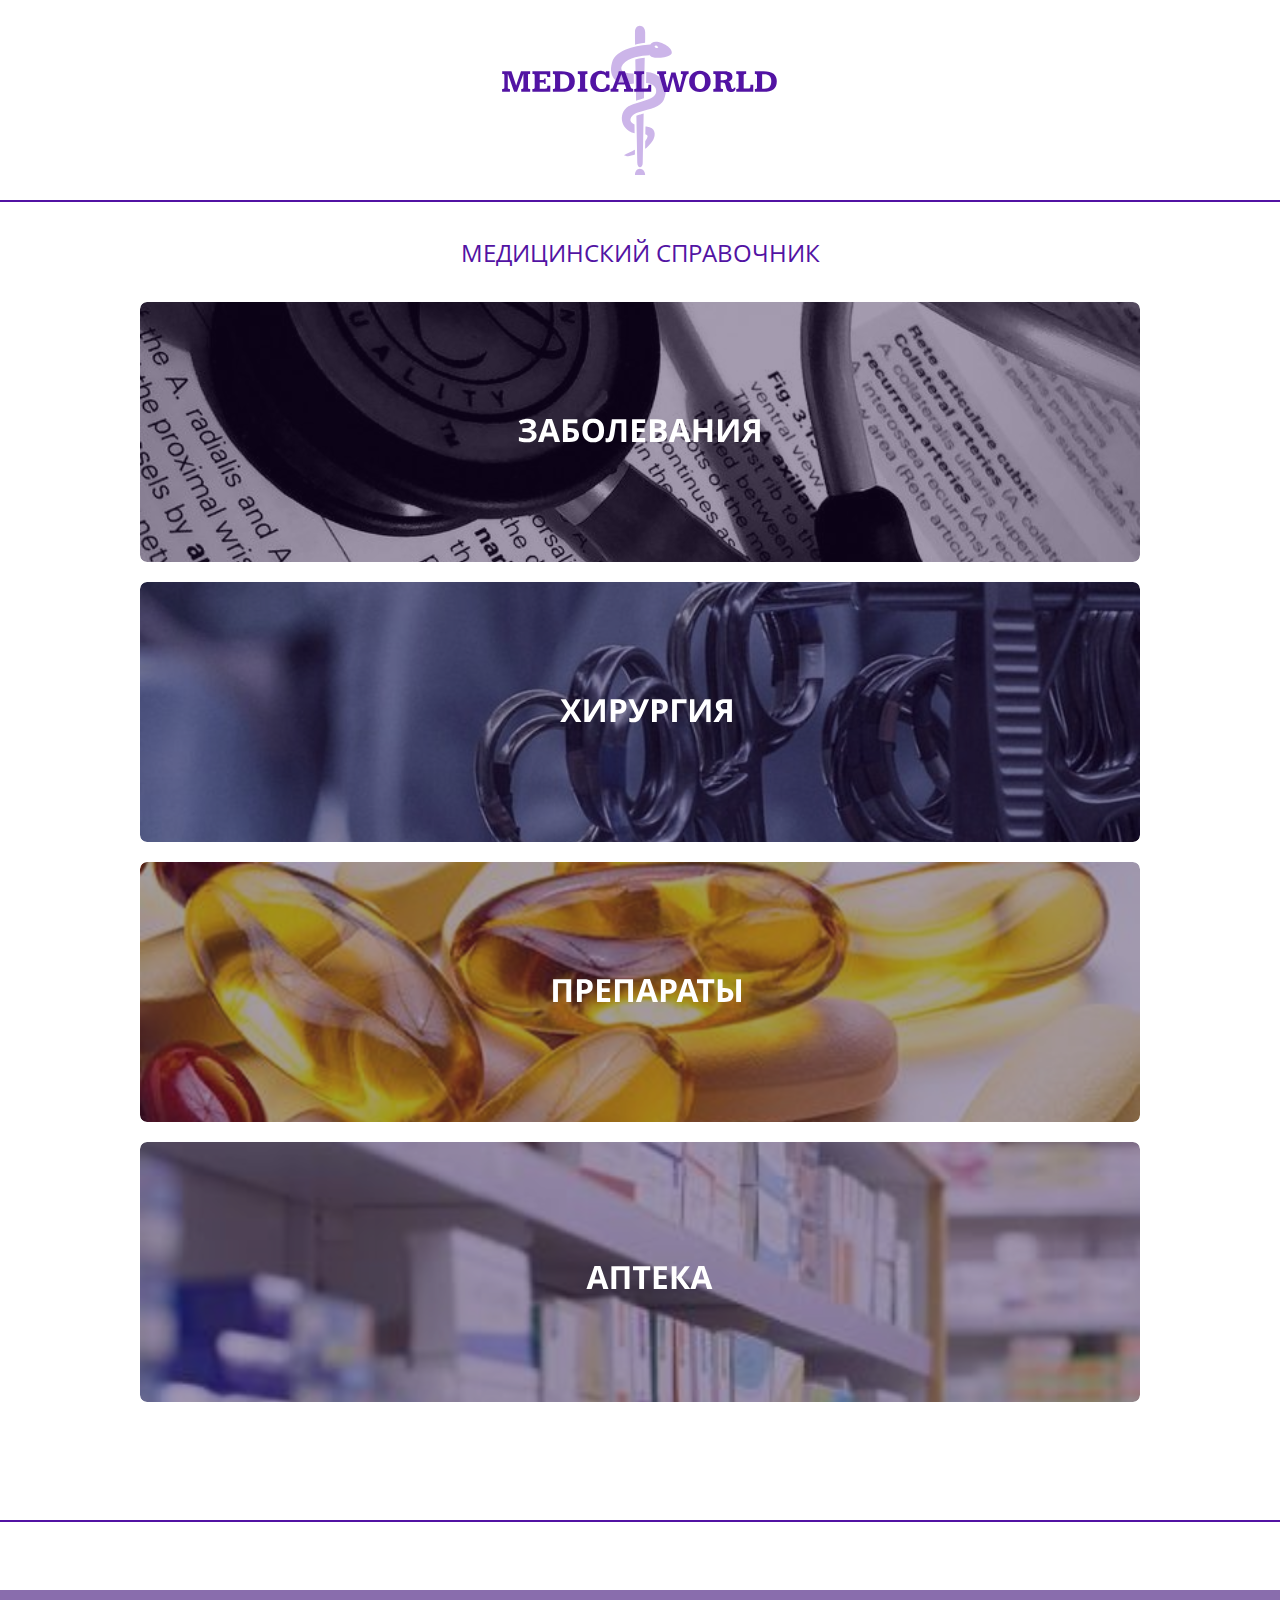
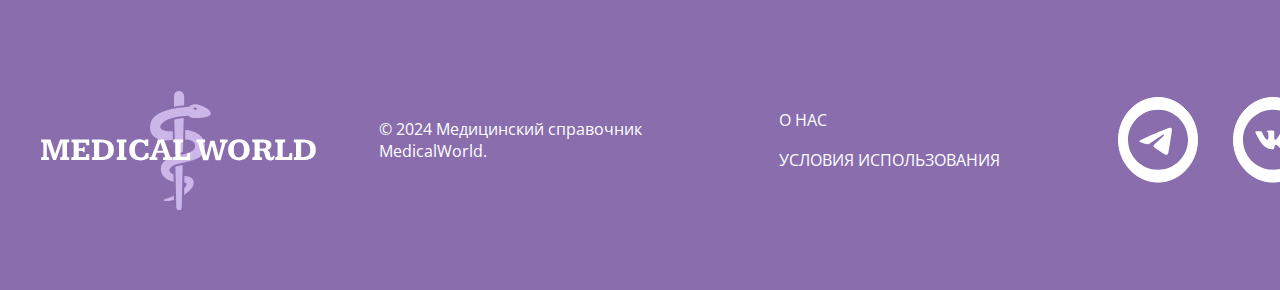
<file: index.html>
<!DOCTYPE html>
<html lang="ru">
<head>
    <meta charset="UTF-8">
    <meta name="viewport" content="width=device-width, initial-scale=1.0">
    <title>MedicalWorld</title>
    <link rel="shortcut icon" href="/img/logomini.svg" />
    <link rel="stylesheet" href="/style.css">
    <meta name="viewport" content="width=device-width">
    <link rel="preconnect" href="https://fonts.googleapis.com">
    <link rel="preconnect" href="https://fonts.gstatic.com" crossorigin>
    <link href="https://fonts.googleapis.com/css2?family=Open+Sans:ital,wght@0,300..800;1,300..800&display=swap" rel="stylesheet">
</head>
<body>

    <div class="wrapper">
        <header class="header">
            <div class="container">
                <div class="header-logo">
                    <a class="header-logo__img-link" href="/index.html">
                        <div class="header-logo__img">

                        </div>
                    </a>
                </div>
            </div>
        </header>

        <div class="wrapper__line">
            <hr size="4" color="#5213A3">
        </div>

        <div class="main">
            <div class="container">
                <div class="main-title">
                    <div class="main-title__title">
                        <p class="kameron">МЕДИЦИНСКИЙ СПРАВОЧНИК</p>
                    </div>
                </div>

                <div class="main-section">
                    
                    <div class="main-section-container">
                        

                        <a class="main-section__main-section-block" href="/diseases.html">
                            <div class="main-section__main-section1-img">

                            </div>
                        </a>
    
                        <div class="block1">
                        </div>
    
                        <a class="main-section__main-section-block" href="/surgery.html">
                            <div class="main-section__main-section2-img">

                            </div>
                        </a>
    
                        <div class="block1">
                        </div>
    
                        <a class="main-section__main-section-block" href="/drugs.html">
                            <div class="main-section__main-section3-img">

                            </div>
                        </a>

                        <div class="block1">
                        </div>

                        <a class="main-section__main-section-block" href="/apteka.html">
                            <div class="main-section__main-section4-img">

                            </div>
                        </a>
                    </div>

                </div>
                
            </div>
        </div>

        <div class="block">

        </div>

        <div class="wrapper__line">
            <hr size="4" color="#5213A3">
        </div>

        <div class="block">

        </div>

        <footer class="footer">
            <div class="container">
                <div class="footer-content">


                    <div class="footer-content__info1">
                        <a href="footer-content__info1-link">
                            <div class="footer-content__info-logo">
                            
                            </div>
                        </a>
                    </div>
                    

                        <div class="footer-content__info">
                            <div class="footer-content__info-title">
                                <div class="footer-content__info-title1">
                                    <div class="footer-content__info-title1-block">
                                        <a href="" class="link-info">
                                            <p class="kameronwf">© 2024 Медицинский справочник MedicalWorld. </p>
                                        </a>
                                    </div>
                                </div>
                                
                            </div>
                        </div>

                        <div class="footer-content__info">
                            <div class="footer-content__info-title">
                                <div class="footer-content__info-title1">
                                    <div class="footer-content__info-title1-block">
                                        <a href="" class="link-info">
                                            <p class="kameronwf">О НАС</p>
                                        </a>
                                    </div>
                                </div>
                                <div class="footer-content__info-title1">
                                    <div class="footer-content__info-title1-block">
                                        <a href="" class="link-info">
                                            <p class="kameronwf">УСЛОВИЯ ИСПОЛЬЗОВАНИЯ</p>
                                        </a>
                                    </div>
                                </div>
                            </div>
                        </div>
                        
                        <div class="footer-content__info">
                            <div class="footer-content__info-link">
                                <div class="footer-content__info-links">
                                    <div class="footer-content__info-links-mini">
                                        <a href="footer-content__info-link">
                                            <div class="footer-content__info-link1">
                                        
                                            </div>
                                        </a>
                                        <a href="footer-content__info-link">
                                            <div class="footer-content__info-link2">
                                            
                                            </div>
                                        </a>
                                    </div>
                                </div>
                            </div>
                        </div>

                        

                </div>
            </div>
        </footer>
    </div>
    
</body>
</html>
</file>
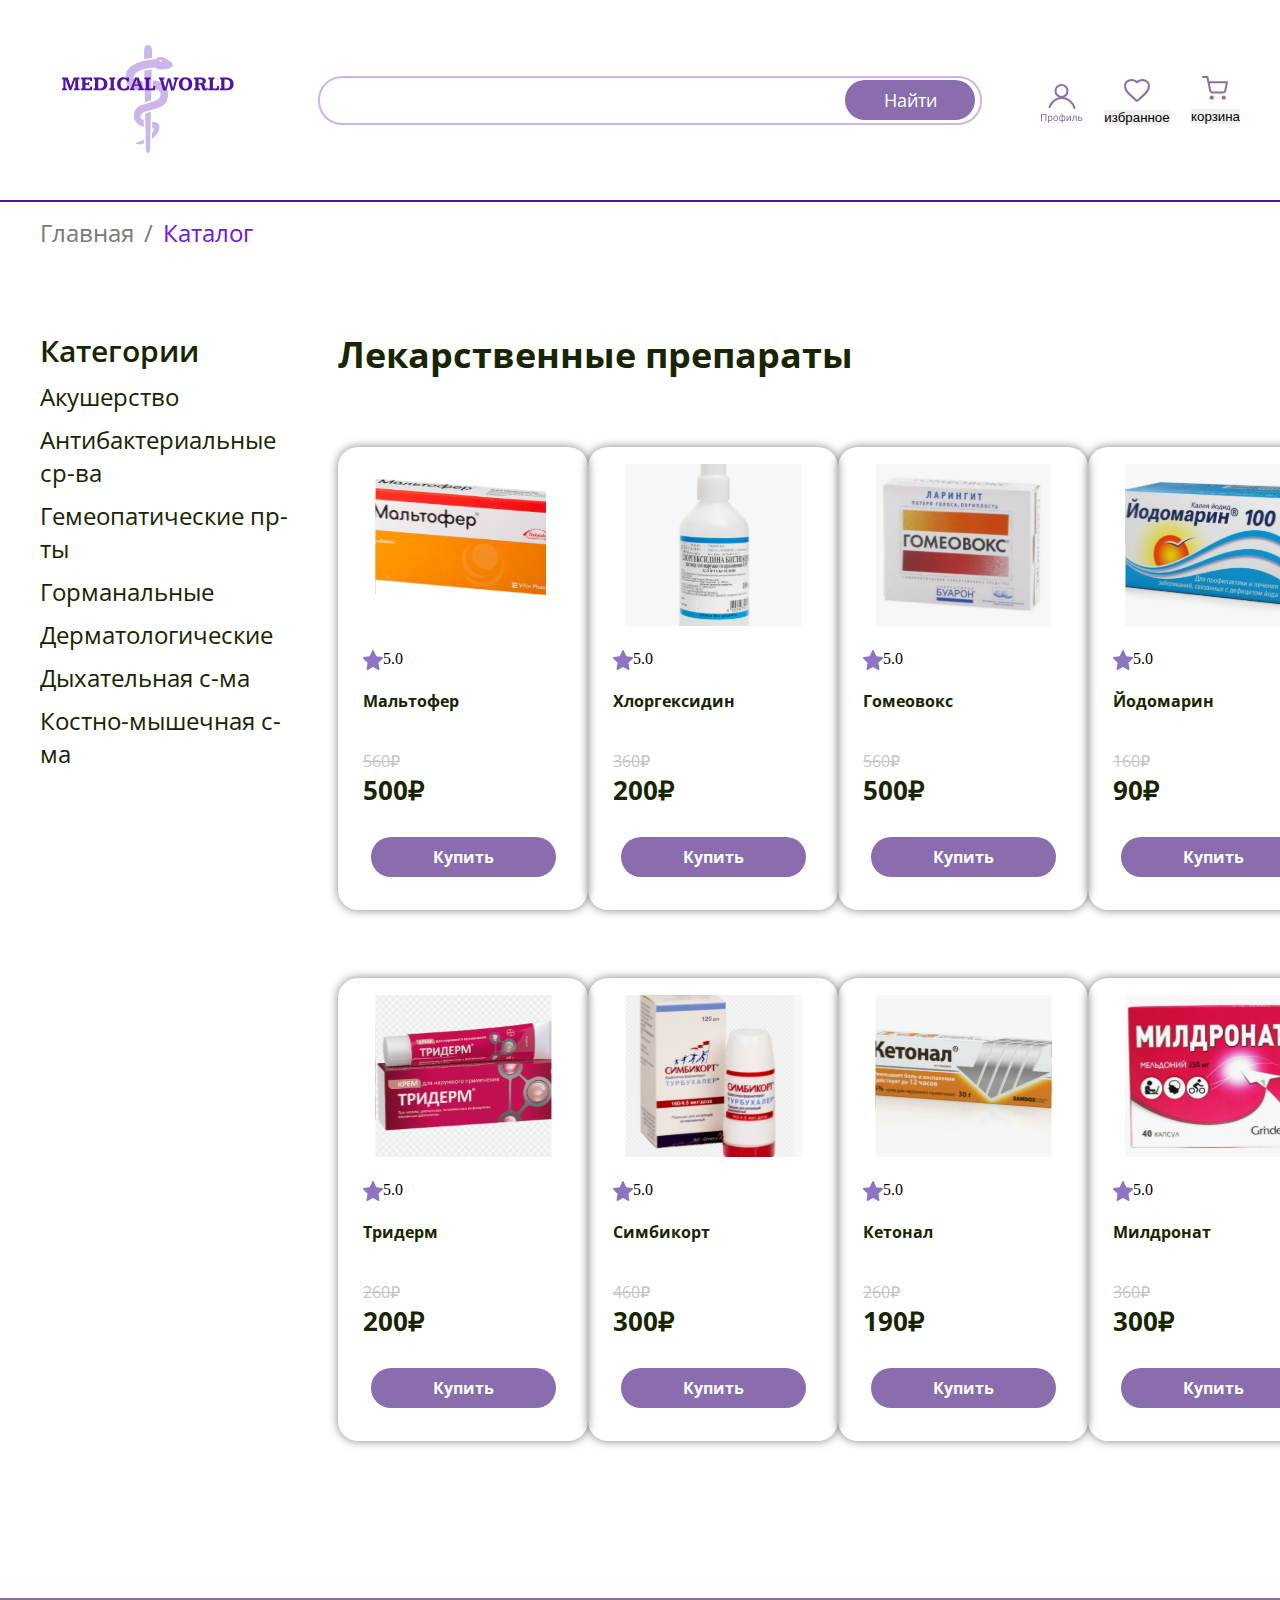
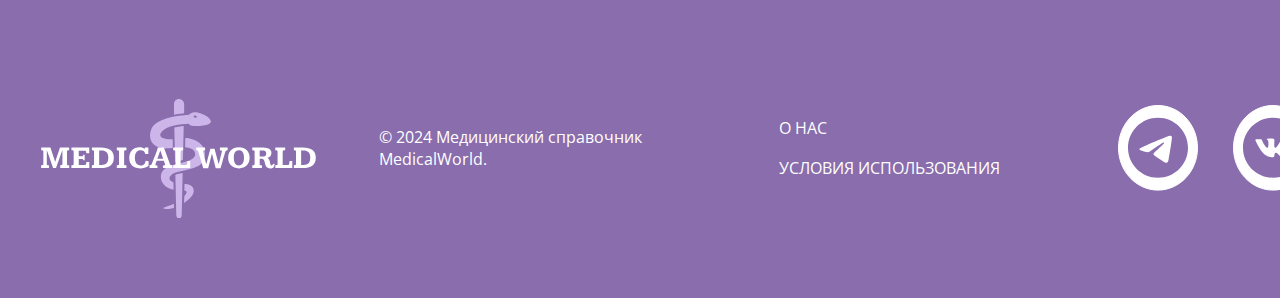
<file: apteka.html>
<!DOCTYPE html>
<html lang="ru">
<head>
    <meta charset="UTF-8">
    <meta name="viewport" content="width=device-width, initial-scale=1.0">
    <title>MedicalWorld</title>
    <link rel="shortcut icon" href="/img/logomini.svg" />
    <link rel="stylesheet" href="/style.css">
    <meta name="viewport" content="width=device-width">
    <link rel="preconnect" href="https://fonts.googleapis.com">
    <link rel="preconnect" href="https://fonts.gstatic.com" crossorigin>
    <link href="https://fonts.googleapis.com/css2?family=Open+Sans:ital,wght@0,300..800;1,300..800&display=swap" rel="stylesheet">
</head>
<body>

    <div class="wrapper">
        <header class="header">
            <div class="container">

                <div class="header-apteka">
                    <div class="header-apteka-logo">
                        <a href="/index.html"><img src="/img/logo-apteka.svg" alt=""></a>
                    </div>
                    <div class="header-apteka-search">
                        <div class="header-apteka-search-form">
                            <input type="text" class="header-apteka-search-form-input">
                            <button class="header-apteka-search-form-button">Найти</button>
                        </div>
                    </div>
                    <div class="header-apteka-info">
                        <div class="header-apteka-info1">
                            <a href="" class="header-apteka-info1-link">
                                <img src="/img/account-apteka.svg" alt="">
                            </a>
    
                        </div>
                        <div class="header-apteka-info1">
                            <a href="/favorites.html" class="header-apteka-info1-link">
                                <img src="/img/favorites-apteka.svg" alt="">
                            </a>
                            <button id="open-modal-favor">избранное</button>
                        </div>
                        <div class="header-apteka-info1">
                            <a href="" class="header-apteka-info1-link" >
                                <img src="/img/basket-apteka.svg" alt="" class="header-apteka-info1-link-basket">
                                
                            </a>
                            <button id="open-modal">корзина</button>
                        </div>
                    </div>
                </div>
                
                
            </div>
        </header>

        <div class="wrapper__line">
            <hr size="4" color="#5213A3">
        </div>

        <div class="main">
            <div class="container">

                <div class="main_apteka-block">

                    <div class="main_apteka-block1">
                        <div class="main-breadcrumbs">
                            <div class="main-breadcrumbs__link">
                                <div class="main-breadcrumbs__link1">
                                    <a href="/index.html" class="kamerong">Главная</a>
                                </div>
                                <div class="main-breadcrumbs__link1-block">
                                    
                                </div>
                                <div class="main-breadcrumbs__link1">
                                    <p class="kamerong">/</p>
                                </div>
                                <div class="main-breadcrumbs__link1-block">
                                    
                                </div>
                                <div class="main-breadcrumbs__link1">
                                    <a href="/apteka.html" class="kameronf">Каталог</a>
                                </div>
                            </div>
                        </div>
                    </div>


                    

                    <div class="block">

                    </div>

                    <div class="modal-fav" id="my-modal-fav">
                        <div class="modal-box-fav">
                            <button id="close-modal-fav" class="madal-close-btn">
                                <img src="/img/close-img.svg" alt="">
                            </button>
                            <div class="main-apteka-favorites">
                                <p class="aptkameron2">Избранное</p>
                                <div class="main_apteka-block-basket-title">
                                    <a href="" class="kamerong">очистить избранное</a>
                                    
                                </div>
                                <div class="block">

                                </div>

                                <div class="main-apteka-favorites-line">
                                    
                                    
                                    <div class="main_apteka-block-catalog__region-line-link" data-id="08">
                                        <div class="main_apteka-block-catalog__region-line-item">
                                            <a href="/product.html" class="main_apteka-block-catalog__region-line-item-logo">
                                                <img src="img/product666.svg" alt="" class="product-img">
                                            </a>
                                            
                                            <div class="main_apteka-block-catalog__region-line-item-status">
                                                <img src="/img/status-logo.svg" alt="">
                                                <p>5.0</p>
                                            </div>
                                            <div class="main_apteka-block-catalog__region-line-item-name">
                                                <p class="aptkameron6">Вапигель</p>
                                            </div>
                                            <div class="main_apteka-block-catalog__region-line-item-price">
                                                <p class="aptkameron5">560₽</p>
                                                <p class="aptkameron4">500₽</p>
                                            </div>
                                            <div class="main_apteka-block-catalog__region-line-item-button">
                                                <button class="item-button" data-cart="">Купить</button>
                                            </div>
                                        </div>
                                    </div>
                                </div>
                                
                            </div>
                        </div>
                    </div>

                    <div class="modal-form" id="my-modal-form">
                        <div class="modal-box-form">
                            <button id="close-modal-form" class="madal-close-btn">
                                <img src="/img/close-img.svg" alt="">
                            </button>
                            <div class="main-apteka-form">
                                <p class="aptkameron2">Оформление заказа</p>
                               
                                <div class="block">

                                </div>
                                <div class="main-apteka-form1">
                                    <label for="email"><b class="kameronlist">Email</b></label>
                                    <input class="form-input" type="text" placeholder="Введите вашу почту" name="email" required>
                                
                                    <label><b class="kameronlist">Телефон</b></label>
                                    <input class="form-input" type="text" placeholder="Введите ваш телефон" name="phone" required>

                                    <label><b class="kameronlist">Адрес</b></label>
                                    <input class="form-input" type="text" placeholder="Введите ваш адрес" name="adres" required>
                                
                                    <label><b class="kameronlist">Имя</b></label>
                                    <input class="form-input" type="text" placeholder="Введите ваше имя" name="adres" required>
                                </div>

                                <div class="main-apteka-form2">
                                    <div class="main_apteka-block-catalog__region-line-item-button">
                                        <button class="item-button" id="close-modal-reg">Оформить</button>
                                    </div>
                                </div>
                                
                                
                            </div>
                        </div>
                    </div>


                    <div class="modal" id="my-modal">
                        <div class="modal-box">
                            <button id="close-modal" class="madal-close-btn">
                                <img src="/img/close-img.svg" alt="">
                            </button>
                            <div class="main_apteka-block-basket" id="basket">

                                <p class="aptkameron2">Корзина</p>

                                <div class="main_apteka-block-basket-title">
                                    <a href="" class="kamerong">очистить корзину</a>
                                    
                                </div>
        
                                <div class="block">
        
                                </div>
        
                                <div class="main_apteka-block-basket-products">
        
                                    <div class="main_apteka-block-basket-products-left">
                                        
                                       
                                        
                                        
                                    </div>
                                    <div class="main_apteka-block-basket-products-right">
                                        <div class="main_apteka-block-basket-products-block2">
                                            <div class="main_apteka-block-basket-products-block2-line">
                                                <p class="kamerong">Товары </p>
                                                <p class="kamerong" ><span id="totalproduct"></span></p>
                                            </div>
                                            
                                            
            
                                            <div class="wrapper__line">
                                                <hr size="3" color="#B5B4EB" width="335px">
                                            </div>
            
                                            <div class="main_apteka-block-basket-products-block2-line">
                                                <p class="kameronblack2">Итого:</p>
                                                <p class="kameronblack2" ><span id="totalprice">1000</span>₽</p>
                                                
                                            </div>
            
                                            <div class="main_apteka-block-basket-products-block2-button">
                                                <div class="main_apteka-block-catalog__region-line-item-button">
                                                    <button class="item-button" id="item-button">Посчитать</button>
                                                </div>
                                                <div class="main_apteka-block-catalog__region-line-item-button">
                                                    <button class="item-button" data-cart="" id="open-modal-form">Купить</button>
                                                    
                                                </div>
                                            </div>

                                           
                                            
                                            
                                        </div>
                                    </div>
                                </div>
                            </div>
                        </div>
                    </div>




                    <div class="main_apteka-block2">

                        <div class="main_apteka-block-category">
                            <div class="main_apteka-block-category__title">
                                <p class="aptkameron1">Категории</p>
                            </div>

                            <div class="main_apteka-block-category__list">

                                <div class="main_apteka-block-category__list-line">
                                    <a href="" class="aptkameron3">Акушерство</a>
                                </div>
                                <div class="main_apteka-block-category__list-line">
                                    <a href="" class="aptkameron3">Антибактериальные ср-ва</a>
                                </div>
                                <div class="main_apteka-block-category__list-line">
                                    <a href="" class="aptkameron3">Гемеопатические пр-ты</a>
                                </div>
                                <div class="main_apteka-block-category__list-line">
                                    <a href="" class="aptkameron3">Горманальные</a>
                                </div>
                                <div class="main_apteka-block-category__list-line">
                                    <a href="" class="aptkameron3">Дерматологические</a>
                                </div>
                                <div class="main_apteka-block-category__list-line">
                                    <a href="" class="aptkameron3">Дыхательная с-ма</a>
                                </div>
                                <div class="main_apteka-block-category__list-line">
                                    <a href="" class="aptkameron3">Костно-мышечная с-ма</a>
                                </div>
                                <div class="main_apteka-block-category__list-line">
                                    <a href="" class="aptkameron3">Кровь и кровообращение</a>
                                </div>
                                <div class="main_apteka-block-category__list-line">
                                    <a href="" class="aptkameron3">Мочеполовая с-ма</a>
                                </div>
                                <div class="main_apteka-block-category__list-line">
                                    <a href="" class="aptkameron3">Нервная с-ма</a>
                                </div>
                                <div class="main_apteka-block-category__list-line">
                                    <a href="" class="aptkameron3">Обезболивающие пр-ты</a>
                                </div>
                                <div class="main_apteka-block-category__list-line">
                                    <a href="" class="aptkameron3">Пищеварительная с-ма</a>
                                </div>
                                <div class="main_apteka-block-category__list-line">
                                    <a href="" class="aptkameron3">Препараты для иммунитета</a>
                                </div>
                                <div class="main_apteka-block-category__list-line">
                                    <a href="" class="aptkameron3">Пр-ты для слуха и зрения</a>
                                </div>
                                <div class="main_apteka-block-category__list-line">
                                    <a href="" class="aptkameron3">Пр-ты при простуде</a>
                                </div>
                                <div class="main_apteka-block-category__list-line">
                                    <a href="" class="aptkameron3">Противогрибковые</a>
                                </div>
                                <div class="main_apteka-block-category__list-line">
                                    <a href="" class="aptkameron3">Противоопухолевые</a>
                                </div>
                                <div class="main_apteka-block-category__list-line">
                                    <a href="" class="aptkameron3">Противопаразитарные</a>
                                </div>
                                <div class="main_apteka-block-category__list-line">
                                    <a href="" class="aptkameron3">Растительные</a>
                                </div>
                                <div class="main_apteka-block-category__list-line">
                                    <a href="" class="aptkameron3">Сердечно-сосудистые</a>
                                </div>
                                <div class="main_apteka-block-category__list-line">
                                    <a href="" class="aptkameron3">С-ма обмена веществ</a>
                                </div>
                                <div class="main_apteka-block-category__list-line">
                                    <a href="" class="aptkameron3">Ср-ва от алкоголизма</a>
                                </div>
                                <div class="main_apteka-block-category__list-line">
                                    <a href="" class="aptkameron3">Ср-ва от курения</a>
                                </div>
                                <div class="main_apteka-block-category__list-line">
                                    <a href="" class="aptkameron3">Стоматологические</a>
                                </div>
                            </div>
                        </div>

                        <div class="main_apteka-block-catalog">
                            
                            <div class="main_apteka-block-catalog__title">
                                <p class="aptkameron2">Лекарственные препараты</p>

                            </div>

                            <div class="block">

                            </div>

                            <div class="main_apteka-block-catalog__region">
                                <div class="main_apteka-block-catalog__region-line">

                                    <div class="main_apteka-block-catalog__region-line-link" data-id="01">
                                        <div class="main_apteka-block-catalog__region-line-item">
                                            <a href="/product.html" class="main_apteka-block-catalog__region-line-item-logo">
                                                <img src="img/product666.svg" alt="" class="product-img">
                                            </a>
                                            
                                            <div class="main_apteka-block-catalog__region-line-item-status">
                                                <img src="/img/status-logo.svg" alt="">
                                                <p>5.0</p>
                                            </div>
                                            <div class="main_apteka-block-catalog__region-line-item-name">
                                                <p class="aptkameron6">Мальтофер</p>
                                            </div>
                                            <div class="main_apteka-block-catalog__region-line-item-price">
                                                <p class="aptkameron5">560₽</p>
                                                <p class="aptkameron4">500₽</p>
                                            </div>
                                            <div class="main_apteka-block-catalog__region-line-item-button">
                                                <button class="item-button" data-cart="">Купить</button>
                                            </div>
                                        </div>
                                    </div>
                                    

                                    <div class="main_apteka-block-catalog__region-line-link" data-id="02">
                                        <div class="main_apteka-block-catalog__region-line-item">
                                            <a href="/product.html" class="main_apteka-block-catalog__region-line-item-logo">
                                                <img src="/img/product333.svg" alt="" class="product-img">
                                            </a>
                                            
                                            <div class="main_apteka-block-catalog__region-line-item-status">
                                                <img src="/img/status-logo.svg" alt="">
                                                <p>5.0</p>
                                            </div>
                                            <div class="main_apteka-block-catalog__region-line-item-name">
                                                <p class="aptkameron6">Хлоргексидин </p>
                                            </div>
                                            <div class="main_apteka-block-catalog__region-line-item-price">
                                                <p class="aptkameron5">360₽</p>
                                                <p class="aptkameron4">200₽</p>
                                            </div>
                                            <div class="main_apteka-block-catalog__region-line-item-button">
                                                <button class="item-button" data-cart="">Купить</button>
                                            </div>
                                        </div>
                                    </div>

                                    <div class="main_apteka-block-catalog__region-line-link" data-id="03">
                                        <div class="main_apteka-block-catalog__region-line-item">
                                            <a href="/product.html" class="main_apteka-block-catalog__region-line-item-logo">
                                                <img src="img/product 4444.svg" alt="" class="product-img">
                                            </a>
                                            
                                            <div class="main_apteka-block-catalog__region-line-item-status">
                                                <img src="/img/status-logo.svg" alt="">
                                                <p>5.0</p>
                                            </div>
                                            <div class="main_apteka-block-catalog__region-line-item-name">
                                                <p class="aptkameron6">Гомеовокс </p>
                                            </div>
                                            <div class="main_apteka-block-catalog__region-line-item-price">
                                                <p class="aptkameron5">560₽</p>
                                                <p class="aptkameron4">500₽</p>
                                            </div>
                                            <div class="main_apteka-block-catalog__region-line-item-button">
                                                <button class="item-button" data-cart="">Купить</button>
                                            </div>
                                        </div>
                                    </div>

                                    <div class="main_apteka-block-catalog__region-line-link" data-id="04">
                                        <div class="main_apteka-block-catalog__region-line-item">
                                            <a href="/product.html" class="main_apteka-block-catalog__region-line-item-logo">
                                                <img src="/img/product23.svg" alt="" class="product-img">
                                            </a>
                                            
                                            <div class="main_apteka-block-catalog__region-line-item-status">
                                                <img src="/img/status-logo.svg" alt="">
                                                <p>5.0</p>
                                            </div>
                                            <div class="main_apteka-block-catalog__region-line-item-name">
                                                <p class="aptkameron6">Йодомарин </p>
                                            </div>
                                            <div class="main_apteka-block-catalog__region-line-item-price">
                                                <p class="aptkameron5">160₽</p>
                                                <p class="aptkameron4">90₽</p>
                                            </div>
                                            <div class="main_apteka-block-catalog__region-line-item-button">
                                                <button class="item-button" data-cart="">Купить</button>
                                            </div>
                                        </div>
                                    </div>
                                </div>

                                <div class="block">

                                </div>

                                <div class="main_apteka-block-catalog__region-line">

                                    <div class="main_apteka-block-catalog__region-line-link" data-id="05">
                                        <div class="main_apteka-block-catalog__region-line-item">
                                            <a href="/product.html" class="main_apteka-block-catalog__region-line-item-logo">
                                                <img src="/img/product25.svg" alt="" class="product-img">
                                            </a>
                                            
                                            <div class="main_apteka-block-catalog__region-line-item-status">
                                                <img src="/img/status-logo.svg" alt="">
                                                <p>5.0</p>
                                            </div>
                                            <div class="main_apteka-block-catalog__region-line-item-name">
                                                <p class="aptkameron6">Тридерм</p>
                                            </div>
                                            <div class="main_apteka-block-catalog__region-line-item-price">
                                                <p class="aptkameron5">260₽</p>
                                                <p class="aptkameron4">200₽</p>
                                            </div>
                                            <div class="main_apteka-block-catalog__region-line-item-button">
                                                <button class="item-button" data-cart="">Купить</button>
                                            </div>
                                        </div>
                                    </div>

                                    <div class="main_apteka-block-catalog__region-line-link" data-id="06">
                                        <div class="main_apteka-block-catalog__region-line-item">
                                            <a href="/product.html" class="main_apteka-block-catalog__region-line-item-logo">
                                                <img src="img/product27.svg" alt="" class="product-img">
                                            </a>
                                            
                                            <div class="main_apteka-block-catalog__region-line-item-status">
                                                <img src="/img/status-logo.svg" alt="">
                                                <p>5.0</p>
                                            </div>
                                            <div class="main_apteka-block-catalog__region-line-item-name">
                                                <p class="aptkameron6">Симбикорт </p>
                                            </div>
                                            <div class="main_apteka-block-catalog__region-line-item-price">
                                                <p class="aptkameron5">460₽</p>
                                                <p class="aptkameron4">300₽</p>
                                            </div>
                                            <div class="main_apteka-block-catalog__region-line-item-button">
                                                <button class="item-button" data-cart="">Купить</button>
                                            </div>
                                        </div>
                                    </div>

                                    <div class="main_apteka-block-catalog__region-line-link" data-id="07">
                                        <div class="main_apteka-block-catalog__region-line-item">
                                            <a href="/product.html" class="main_apteka-block-catalog__region-line-item-logo">
                                                <img src="img/product36.svg" alt="" class="product-img">
                                            </a>
                                            
                                            <div class="main_apteka-block-catalog__region-line-item-status">
                                                <img src="/img/status-logo.svg" alt="">
                                                <p>5.0</p>
                                            </div>
                                            <div class="main_apteka-block-catalog__region-line-item-name">
                                                <p class="aptkameron6">Кетонал </p>
                                            </div>
                                            <div class="main_apteka-block-catalog__region-line-item-price">
                                                <p class="aptkameron5">260₽</p>
                                                <p class="aptkameron4">190₽</p>
                                            </div>
                                            <div class="main_apteka-block-catalog__region-line-item-button">
                                                <button class="item-button" data-cart="">Купить</button>
                                            </div>
                                        </div>
                                    </div>

                                    <div class="main_apteka-block-catalog__region-line-link" data-id="08">
                                        <div class="main_apteka-block-catalog__region-line-item">
                                            <a href="/product.html" class="main_apteka-block-catalog__region-line-item-logo">
                                                <img src="img/product46.svg" alt="" class="product-img">
                                            </a>
                                            
                                            <div class="main_apteka-block-catalog__region-line-item-status">
                                                <img src="/img/status-logo.svg" alt="">
                                                <p>5.0</p>
                                            </div>
                                            <div class="main_apteka-block-catalog__region-line-item-name">
                                                <p class="aptkameron6">Милдронат </p>
                                            </div>
                                            <div class="main_apteka-block-catalog__region-line-item-price">
                                                <p class="aptkameron5">360₽</p>
                                                <p class="aptkameron4">300₽</p>
                                            </div>
                                            <div class="main_apteka-block-catalog__region-line-item-button">
                                                <button class="item-button" data-cart="">Купить</button>
                                            </div>
                                        </div>
                                    </div>
                                </div>


                            </div>
                        </div>

                    </div>

                </div>
            </div>
        </div>

        <div class="block">

        </div>

        <footer class="footer">
            <div class="container">
                <div class="footer-content">


                    <div class="footer-content__info1">
                        <a href="footer-content__info1-link">
                            <div class="footer-content__info-logo">
                            
                            </div>
                        </a>
                    </div>
                    

                        <div class="footer-content__info">
                            <div class="footer-content__info-title">
                                <div class="footer-content__info-title1">
                                    <div class="footer-content__info-title1-block">
                                        <a href="" class="link-info">
                                            <p class="kameronwf">© 2024 Медицинский справочник MedicalWorld. </p>
                                        </a>
                                    </div>
                                </div>
                                
                            </div>
                        </div>

                        <div class="footer-content__info">
                            <div class="footer-content__info-title">
                                <div class="footer-content__info-title1">
                                    <div class="footer-content__info-title1-block">
                                        <a href="" class="link-info">
                                            <p class="kameronwf">О НАС</p>
                                        </a>
                                    </div>
                                </div>
                                <div class="footer-content__info-title1">
                                    <div class="footer-content__info-title1-block">
                                        <a href="" class="link-info">
                                            <p class="kameronwf">УСЛОВИЯ ИСПОЛЬЗОВАНИЯ</p>
                                        </a>
                                    </div>
                                </div>
                            </div>
                        </div>
                        
                        <div class="footer-content__info">
                            <div class="footer-content__info-link">
                                <div class="footer-content__info-links">
                                    <div class="footer-content__info-links-mini">
                                        <a href="footer-content__info-link">
                                            <div class="footer-content__info-link1">
                                        
                                            </div>
                                        </a>
                                        <a href="footer-content__info-link">
                                            <div class="footer-content__info-link2">
                                            
                                            </div>
                                        </a>
                                    </div>
                                </div>
                            </div>
                        </div>

                        

                </div>
            </div>
        </footer>
    </div>
    <script src="/scriptapteka.js"></script>
</body>
</html>
</file>
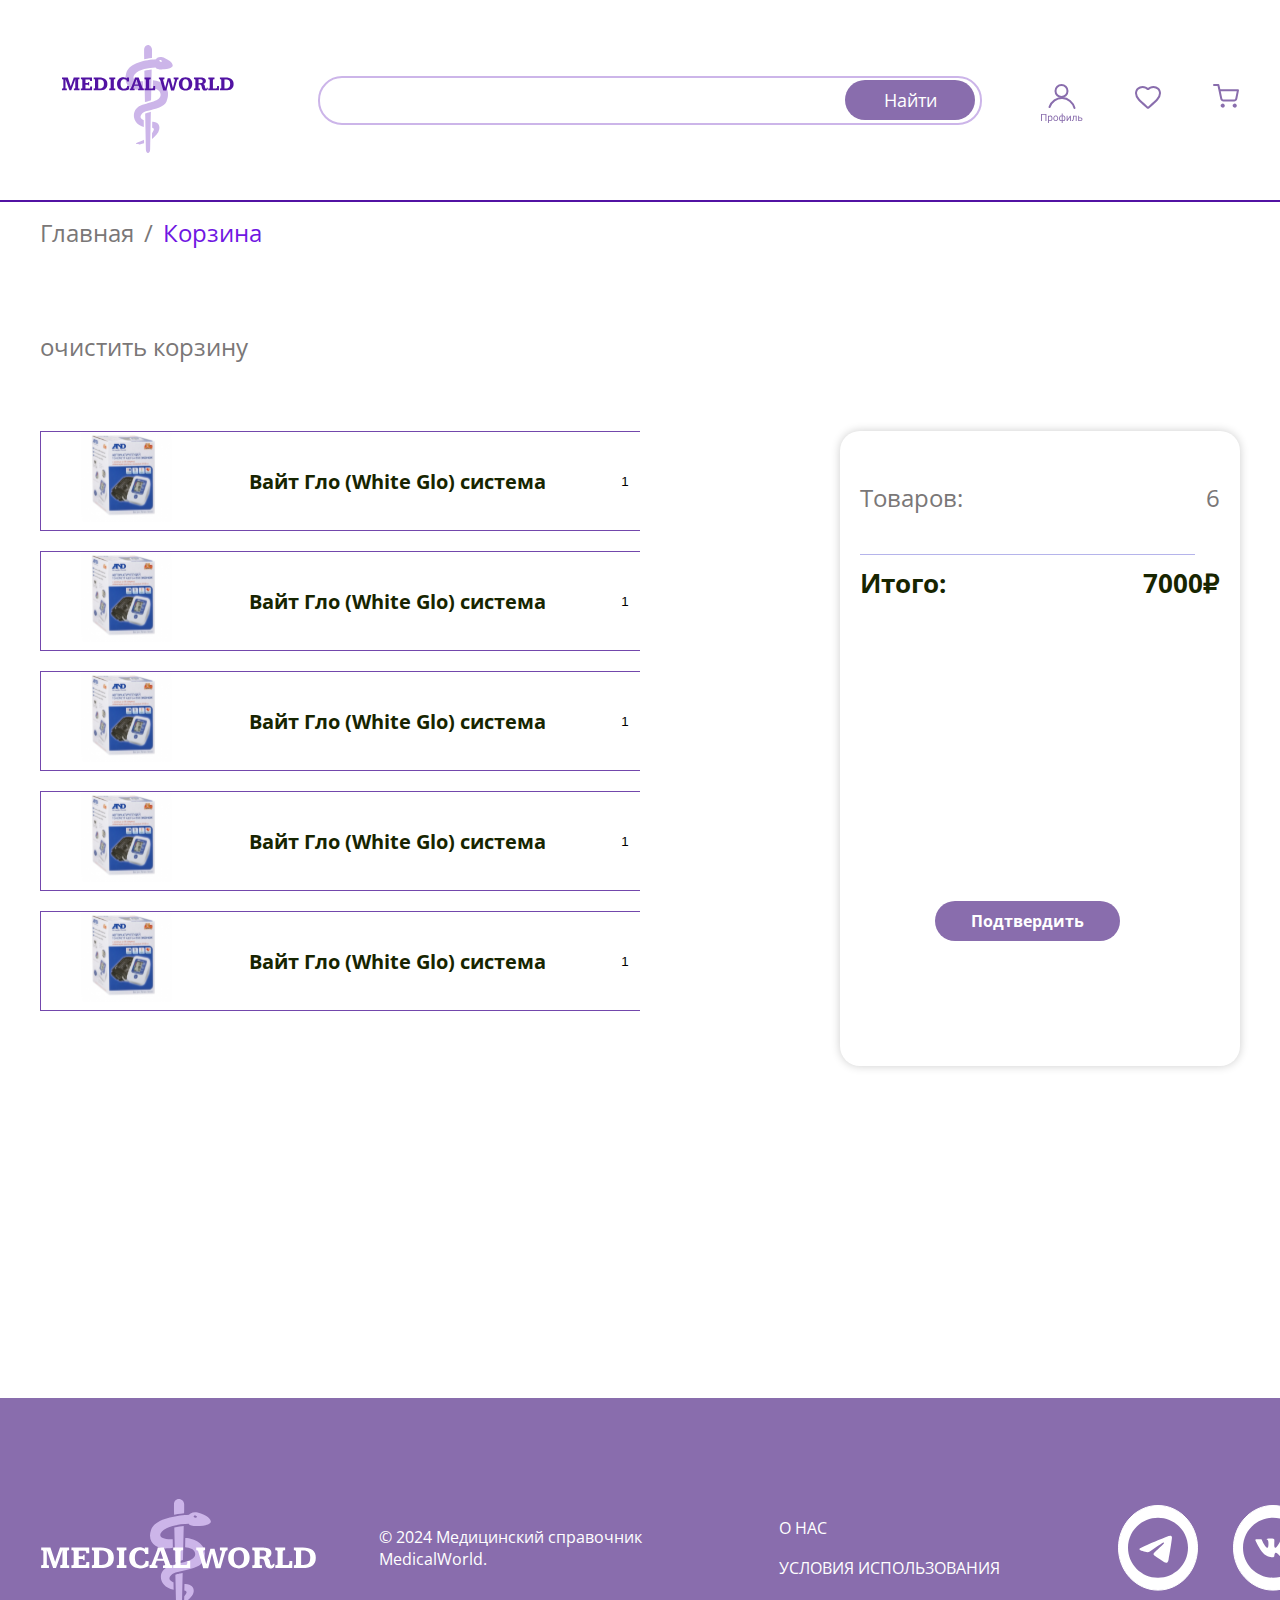
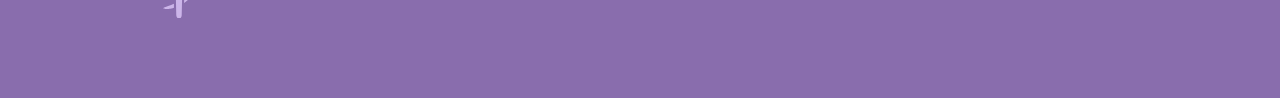
<file: basket.html>
<!DOCTYPE html>
<html lang="ru">
<head>
    <meta charset="UTF-8">
    <meta name="viewport" content="width=device-width, initial-scale=1.0">
    <title>MedicalWorld</title>
    <link rel="shortcut icon" href="/img/logomini.svg" />
    <link rel="stylesheet" href="/style.css">
    <meta name="viewport" content="width=device-width">
    <link rel="preconnect" href="https://fonts.googleapis.com">
    <link rel="preconnect" href="https://fonts.gstatic.com" crossorigin>
    <link href="https://fonts.googleapis.com/css2?family=Open+Sans:ital,wght@0,300..800;1,300..800&display=swap" rel="stylesheet">
</head>
<body>

    <div class="wrapper">
        <header class="header">
            <div class="container">

                <div class="header-apteka">
                    <div class="header-apteka-logo">
                        <a href="/index.html"><img src="/img/logo-apteka.svg" alt=""></a>
                    </div>
                    <div class="header-apteka-search">
                        <div class="header-apteka-search-form">
                            <input type="text" class="header-apteka-search-form-input">
                            <button class="header-apteka-search-form-button">Найти</button>
                        </div>
                    </div>
                    <div class="header-apteka-info">
                        <div class="header-apteka-info1">
                            <a href="" class="header-apteka-info1-link">
                                <img src="/img/account-apteka.svg" alt="">
                            </a>
    
                        </div>
                        <div class="header-apteka-info1">
                            <a href="/favorites.html" class="header-apteka-info1-link">
                                <img src="/img/favorites-apteka.svg" alt="">
                            </a>
                        </div>
                        <div class="header-apteka-info1">
                            <a href="/basket.html" class="header-apteka-info1-link">
                                <img src="/img/basket-apteka.svg" alt="" class="header-apteka-info1-link-basket">
                                
                                
                            </a>
                        </div>
                    </div>
                </div>
                
                
            </div>
        </header>

        <div class="wrapper__line">
            <hr size="4" color="#5213A3">
        </div>

        <div class="main">
            <div class="container">

                <div class="main_apteka-block">

                    <div class="main_apteka-block1">
                        <div class="main-breadcrumbs">
                            <div class="main-breadcrumbs__link">
                                <div class="main-breadcrumbs__link1">
                                    <a href="/index.html" class="kamerong">Главная</a>
                                </div>
                                <div class="main-breadcrumbs__link1-block">
                                    
                                </div>
                                <div class="main-breadcrumbs__link1">
                                    <p class="kamerong">/</p>
                                </div>
                                <div class="main-breadcrumbs__link1-block">
                                    
                                </div>
                                <div class="main-breadcrumbs__link1">
                                    <a href="" class="kameronf">Корзина</a>
                                </div>
                            </div>
                        </div>
                    </div>

                    <div class="block">

                    </div>

                    <div class="main_apteka-block-basket" id="basket">
                        <div class="main_apteka-block-basket-title">
                            <a href="" class="kamerong">очистить корзину</a>
                        </div>

                        <div class="block">

                        </div>

                        <div class="main_apteka-block-basket-products">

                            <div class="main_apteka-block-basket-products-left">
                                <div class="main_apteka-block-basket-products-block1">
                                    <div class="main_apteka-block-basket-products-block1-img">
                                        <img src="/img/product-basket.svg" alt="">
                                    </div>
                                    <div class="main_apteka-block-basket-products-block1-name">
                                        <p class="aptkameron6-basket">Вайт Гло (White Glo) система</p>
                                    </div>
                                    <div class="main_apteka-block-basket-products-block1-counter">
                                        <input type="number" class="countertitle" value="1" data-price="1000">
                                        <p class="countertitle22">шт</p>
                                    </div>
                                    <div class="main_apteka-block-basket-products-block1-prace">
                                        <p class="kameronblack2">1000₽</p>
                                    </div>
                                </div>
                                <div class="main_apteka-block-basket-products-block1">
                                    <div class="main_apteka-block-basket-products-block1-img">
                                        <img src="/img/product-basket.svg" alt="">
                                    </div>
                                    <div class="main_apteka-block-basket-products-block1-name">
                                        <p class="aptkameron6-basket">Вайт Гло (White Glo) система</p>
                                    </div>
                                    <div class="main_apteka-block-basket-products-block1-counter">
                                        <input type="number" class="countertitle" value="1" data-price="1200">
                                        <p class="countertitle22">шт</p>
                                    </div>
                                    <div class="main_apteka-block-basket-products-block1-prace">
                                        <p class="kameronblack2">1200₽</p>
                                    </div>
                                </div>
                                <div class="main_apteka-block-basket-products-block1">
                                    <div class="main_apteka-block-basket-products-block1-img">
                                        <img src="/img/product-basket.svg" alt="">
                                    </div>
                                    <div class="main_apteka-block-basket-products-block1-name">
                                        <p class="aptkameron6-basket">Вайт Гло (White Glo) система</p>
                                    </div>
                                    <div class="main_apteka-block-basket-products-block1-counter">
                                        <input type="number" class="countertitle" value="1" data-price="1200">
                                        <p class="countertitle22">шт</p>
                                    </div>
                                    <div class="main_apteka-block-basket-products-block1-prace">
                                        <p class="kameronblack2">1200₽</p>
                                    </div>
                                </div>
                                <div class="main_apteka-block-basket-products-block1">
                                    <div class="main_apteka-block-basket-products-block1-img">
                                        <img src="/img/product-basket.svg" alt="">
                                    </div>
                                    <div class="main_apteka-block-basket-products-block1-name">
                                        <p class="aptkameron6-basket">Вайт Гло (White Glo) система</p>
                                    </div>
                                    <div class="main_apteka-block-basket-products-block1-counter">
                                        <input type="number" class="countertitle" value="1" data-price="1200">
                                        <p class="countertitle22">шт</p>
                                    </div>
                                    <div class="main_apteka-block-basket-products-block1-prace">
                                        <p class="kameronblack2">1200₽</p>
                                    </div>
                                </div>
                                <div class="main_apteka-block-basket-products-block1">
                                    <div class="main_apteka-block-basket-products-block1-img">
                                        <img src="/img/product-basket.svg" alt="">
                                    </div>
                                    <div class="main_apteka-block-basket-products-block1-name">
                                        <p class="aptkameron6-basket">Вайт Гло (White Glo) система</p>
                                    </div>
                                    <div class="main_apteka-block-basket-products-block1-counter">
                                        <input type="number" class="countertitle" value="1" data-price="1200">
                                        <p class="countertitle22">шт</p>
                                    </div>
                                    <div class="main_apteka-block-basket-products-block1-prace">
                                        <p class="kameronblack2">1200₽</p>
                                    </div>
                                </div>
                                <div class="main_apteka-block-basket-products-block1">
                                    <div class="main_apteka-block-basket-products-block1-img">
                                        <img src="/img/product-basket.svg" alt="">
                                    </div>
                                    <div class="main_apteka-block-basket-products-block1-name">
                                        <p class="aptkameron6-basket">Вайт Гло (White Glo) система</p>
                                    </div>
                                    <div class="main_apteka-block-basket-products-block1-counter">
                                        <input type="number" class="countertitle" value="1" data-price="1200">
                                        <p class="countertitle22">шт</p>
                                    </div>
                                    <div class="main_apteka-block-basket-products-block1-prace">
                                        <p class="kameronblack2 ">1200₽</p>
                                    </div>
                                </div>
                                
                            </div>
                            <div class="main_apteka-block-basket-products-right">
                                <div class="main_apteka-block-basket-products-block2">
                                    <div class="main_apteka-block-basket-products-block2-line">
                                        <p class="kamerong">Товаров: </p>
                                        <p class="kamerong" ><span id="totalproduct"></span></p>
                                    </div>
                                    
                                    
    
                                    <div class="wrapper__line">
                                        <hr size="3" color="#B5B4EB" width="335px">
                                    </div>
    
                                    <div class="main_apteka-block-basket-products-block2-line">
                                        <p class="kameronblack2">Итого:</p>
                                        <p class="kameronblack2" ><span id="totalprice"></span>₽</p>
                                        
                                    </div>
    
                                    <div class="main_apteka-block-basket-products-block2-button">
                                        <div class="main_apteka-block-catalog__region-line-item-button">
                                            <button class="item-button">Подтвердить</button>
                                        </div>
                                    </div>
                                    
                                </div>
                            </div>
                        </div>
                    </div>

                </div>
            </div>
        </div>

        <div class="block">

        </div>

        <footer class="footer">
            <div class="container">
                <div class="footer-content">


                    <div class="footer-content__info1">
                        <a href="footer-content__info1-link">
                            <div class="footer-content__info-logo">
                            
                            </div>
                        </a>
                    </div>
                    

                        <div class="footer-content__info">
                            <div class="footer-content__info-title">
                                <div class="footer-content__info-title1">
                                    <div class="footer-content__info-title1-block">
                                        <a href="" class="link-info">
                                            <p class="kameronwf">© 2024 Медицинский справочник MedicalWorld. </p>
                                        </a>
                                    </div>
                                </div>
                                
                            </div>
                        </div>

                        <div class="footer-content__info">
                            <div class="footer-content__info-title">
                                <div class="footer-content__info-title1">
                                    <div class="footer-content__info-title1-block">
                                        <a href="" class="link-info">
                                            <p class="kameronwf">О НАС</p>
                                        </a>
                                    </div>
                                </div>
                                <div class="footer-content__info-title1">
                                    <div class="footer-content__info-title1-block">
                                        <a href="" class="link-info">
                                            <p class="kameronwf">УСЛОВИЯ ИСПОЛЬЗОВАНИЯ</p>
                                        </a>
                                    </div>
                                </div>
                            </div>
                        </div>
                        
                        <div class="footer-content__info">
                            <div class="footer-content__info-link">
                                <div class="footer-content__info-links">
                                    <div class="footer-content__info-links-mini">
                                        <a href="footer-content__info-link">
                                            <div class="footer-content__info-link1">
                                        
                                            </div>
                                        </a>
                                        <a href="footer-content__info-link">
                                            <div class="footer-content__info-link2">
                                            
                                            </div>
                                        </a>
                                    </div>
                                </div>
                            </div>
                        </div>

                        

                </div>
            </div>
        </footer>
    </div>


    <script src="script.js"></script>
</body>
</html>
</file>
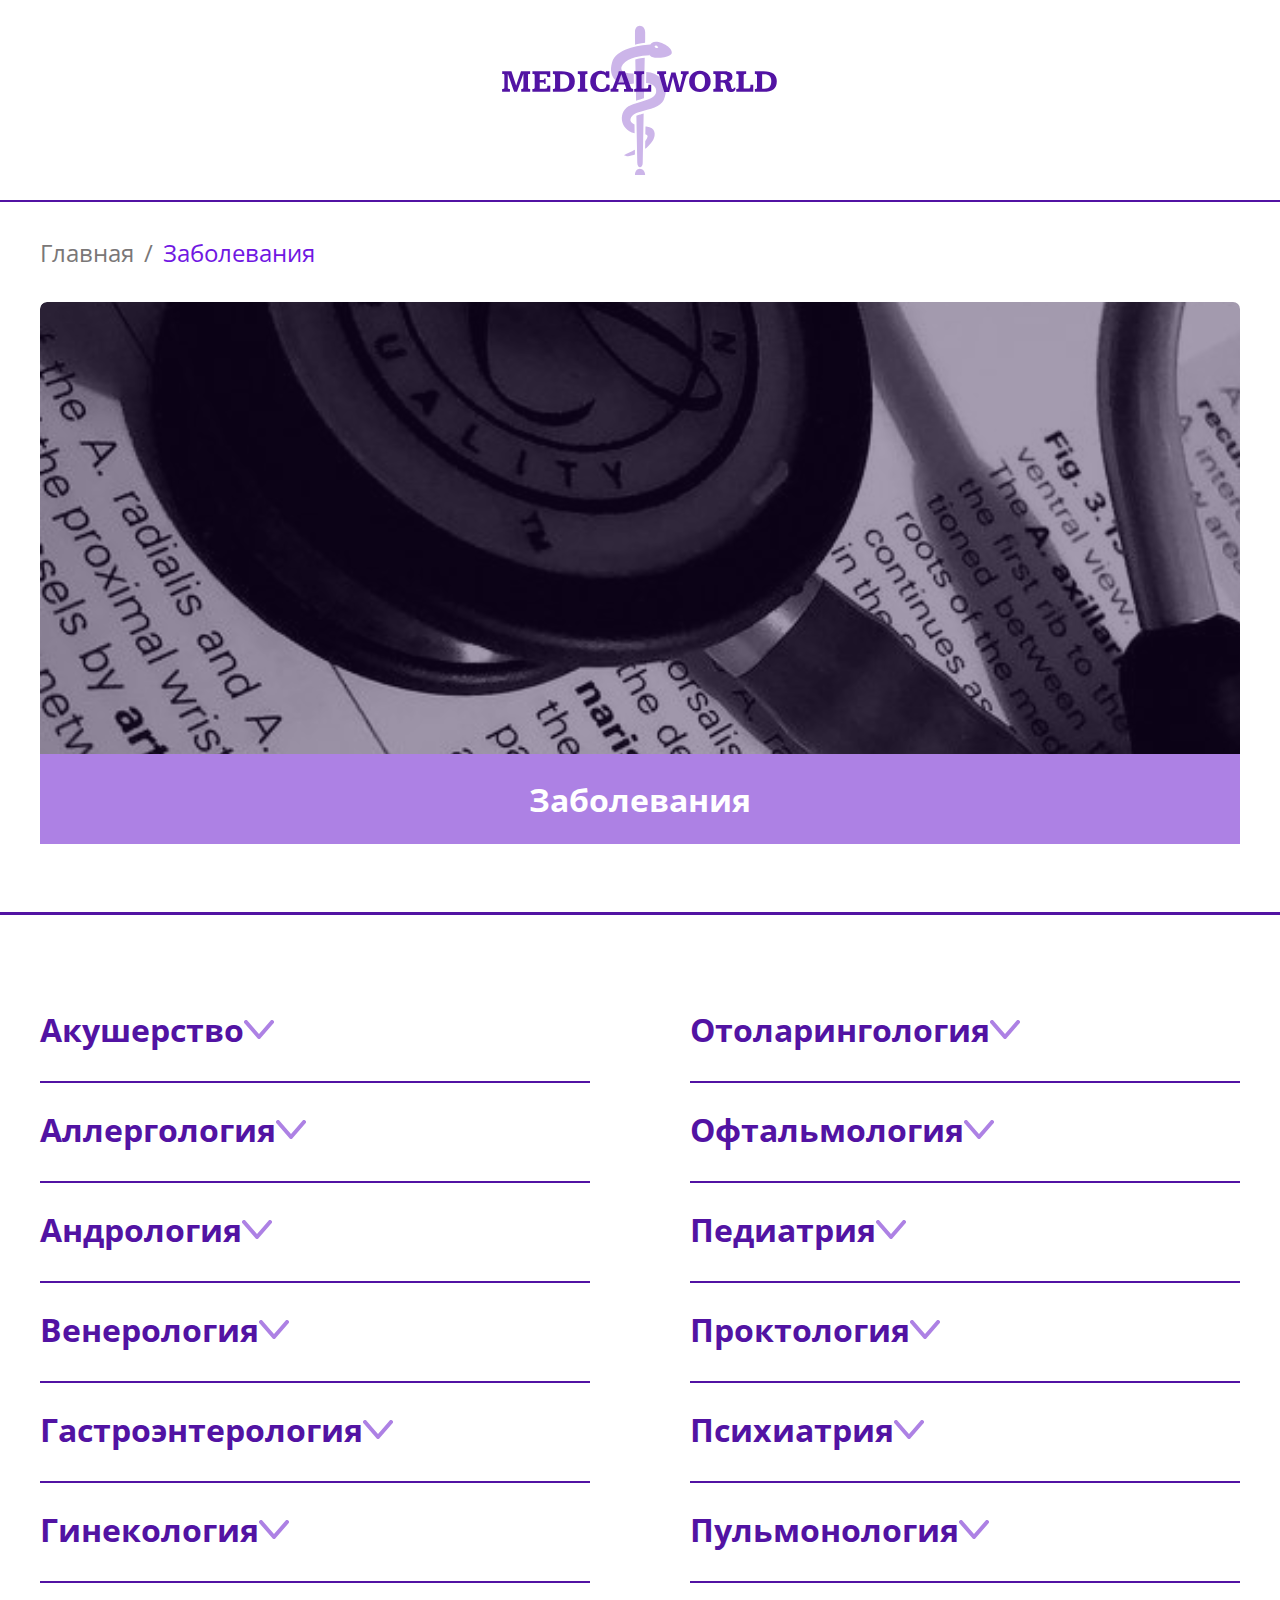
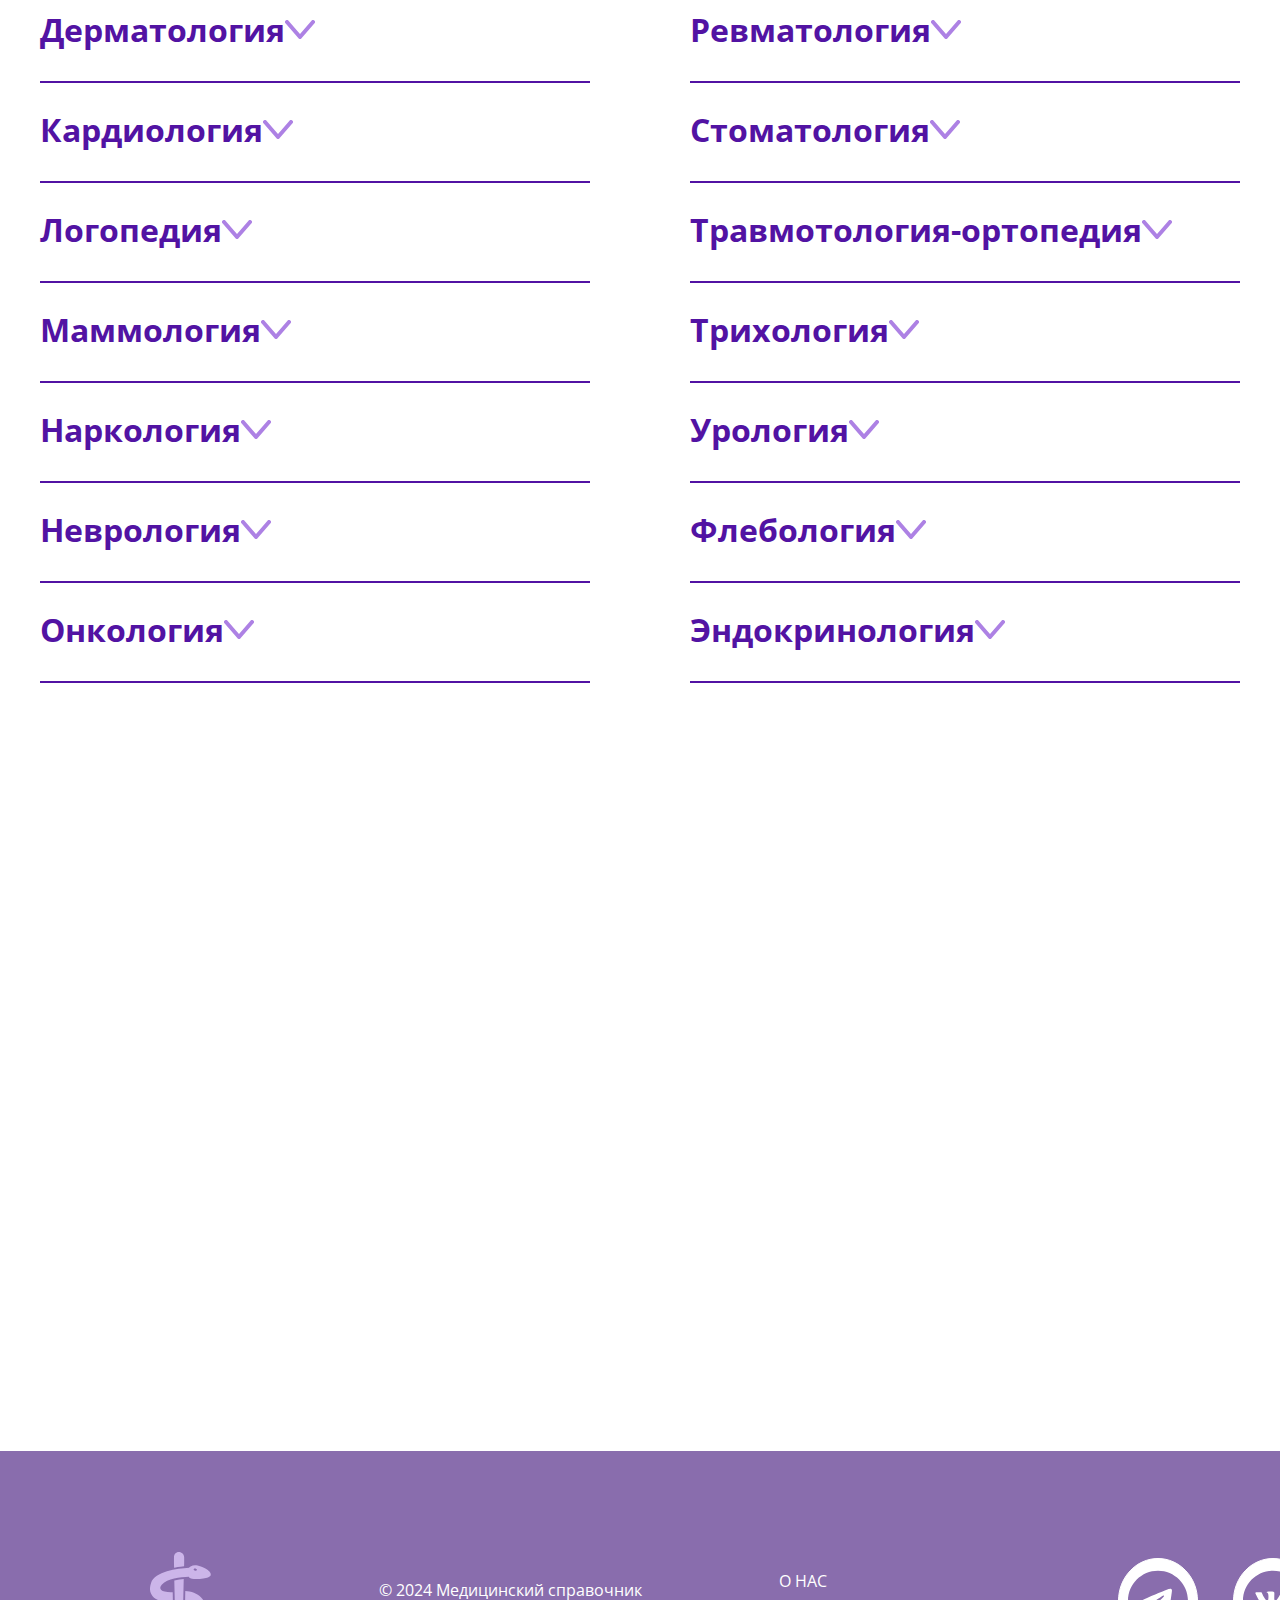
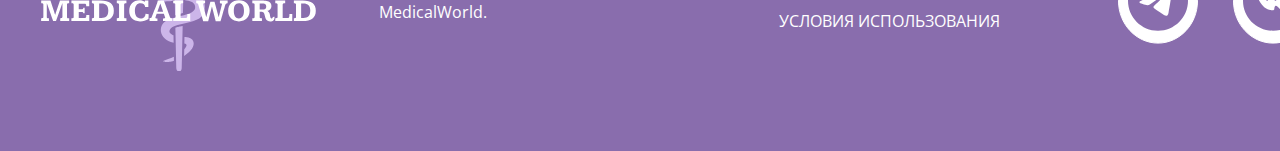
<file: diseases.html>
<!DOCTYPE html>
<html lang="ru">
<head>
    <meta charset="UTF-8">
    <meta name="viewport" content="width=device-width, initial-scale=1.0">
    <title>MedicalWorld</title>
    <link rel="shortcut icon" href="/img/logomini.svg" />
    <link rel="stylesheet" href="/style.css">
    <meta name="viewport" content="width=device-width">
    <link rel="preconnect" href="https://fonts.googleapis.com">
    <link rel="preconnect" href="https://fonts.gstatic.com" crossorigin>
    <link href="https://fonts.googleapis.com/css2?family=Open+Sans:ital,wght@0,300..800;1,300..800&display=swap" rel="stylesheet">
</head>
<body>

    <div class="wrapper">
        <header class="header">
            <div class="container">
                <div class="header-logo">
                    <a class="header-logo__img-link" href="/index.html">
                        <div class="header-logo__img">

                        </div>
                    </a>
                </div>
            </div>
        </header>

        <div class="wrapper__line">
            <hr size="4" color="#5213A3">
        </div>

        <div class="main">

            <div class="container">
                <div class="main-breadcrumbs">
                    <div class="main-breadcrumbs__link">
                        <div class="main-breadcrumbs__link1">
                            <a href="/index.html" class="kamerong">Главная</a>
                        </div>
                        <div class="main-breadcrumbs__link1-block">
                            
                        </div>
                        <div class="main-breadcrumbs__link1">
                            <p class="kamerong">/</p>
                        </div>
                        <div class="main-breadcrumbs__link1-block">
                            
                        </div>
                        <div class="main-breadcrumbs__link1">
                            <a href="" class="kameronf">Заболевания</a>
                        </div>
                    </div>
                </div>

                <div class="main-slider">
                    <div class="main-slider__block">
                        <div class="main-slider__block-img">

                        </div>
                        <div class="main-slider__block-title">
                            <div class="main-slider__block-title1">
                                <p class="kameronw">Заболевания</p>
                            </div>
                        </div>
                    </div>
                </div>

                <div class="block">

                </div>

            </div>

            <div class="wrapper__line">
                <hr size="5" color="#5213A3">
            </div>

            <div class="block">

            </div>

            <div class="container">
                <div class="main-category-block">

                    <div class="main-category-block-section">
                        <div class="main-category-block1">

                            <div class="main-category-block1__details">
                                <details class="main-category-block1__details-list">
                                    <summary class="summary">
                                        <p class="kameronlist">Акушерство</p>
                                        <img src="/img/Vector.svg" alt="">
                                    </summary>
                                    <a href="/state.html" class="kameronlistm">Акушерство</a>
                                </details>
                                <hr color="#5213A3" size="4" width="550px">
                            </div>
    
                            <div class="main-category-block1__details">
                                <details class="main-category-block1__details-list">
                                    <summary class="summary">
                                        <p class="kameronlist">Аллергология</p>
                                        <img src="/img/Vector.svg" alt="">
                                    </summary>
                                    <a href="/statediseases/state12.html" class="kameronlistm">Аллергия</a>
                                    <a href="" class="kameronlistm">Анафилаксия</a>
                                    <a href="" class="kameronlistm">Астма бронхиальная</a>
                                </details>
                                <hr color="#5213A3" size="4" width="550px">
                            </div>
    
                            <div class="main-category-block1__details">
                                <details class="main-category-block1__details-list">
                                    <summary class="summary">
                                        <p class="kameronlist">Андрология</p>
                                        <img src="/img/Vector.svg" alt="">
                                    </summary>
                                    <a href="" class="kameronlistm">Абсцесс предстательной железы</a>
                                    <a href="" class="kameronlistm">Баланит</a>
                                    <a href="" class="kameronlistm">Везикулит</a>
                                </details>
                                <hr color="#5213A3" size="4" width="550px">
                            </div>
    
                            <div class="main-category-block1__details">
                                <details class="main-category-block1__details-list">
                                    <summary class="summary">
                                        <p class="kameronlist">Венерология</p>
                                        <img src="/img/Vector.svg" alt="">
                                    </summary>
                                    <a href="" class="kameronlistm">Бовеноидный папулез</a>
                                    <a href="" class="kameronlistm">Вагинальный кандидоз</a>
                                    <a href="" class="kameronlistm">Гонорея</a>
                                </details>
                                <hr color="#5213A3" size="4" width="550px">
                            </div>
    
                            <div class="main-category-block1__details">
                                <details class="main-category-block1__details-list">
                                    <summary class="summary">
                                        <p class="kameronlist">Гастроэнтерология</p>
                                        <img src="/img/Vector.svg" alt="">
                                    </summary>
                                    <a href="" class="kameronlistm">Абсцесс печени</a>
                                    <a href="" class="kameronlistm">Авитаминоз</a>
                                    <a href="" class="kameronlistm">Аденома желудка</a>
                                </details>
                                <hr color="#5213A3" size="4" width="550px">
                            </div>
    
                            <div class="main-category-block1__details">
                                <details class="main-category-block1__details-list">
                                    <summary class="summary">
                                        <p class="kameronlist">Гинекология</p>
                                        <img src="/img/Vector.svg" alt="">
                                    </summary>
                                    <a href="" class="kameronlistm">Аденомиоз</a>
                                    <a href="" class="kameronlistm">Бактериальный вагиноз</a>
                                    <a href="" class="kameronlistm">Вагинальный кандидоз</a>
                                </details>
                                <hr color="#5213A3" size="4" width="550px">
                            </div>
    
                            <div class="main-category-block1__details">
                                <details class="main-category-block1__details-list">
                                    <summary class="summary">
                                        <p class="kameronlist">Дерматология</p>
                                        <img src="/img/Vector.svg" alt="">
                                    </summary>
                                    <a href="" class="kameronlistm">Акне </a>
                                    <a href="" class="kameronlistm">Базалиома</a>
                                    <a href="" class="kameronlistm">Вирус папилломы человека</a>
                                </details>
                                <hr color="#5213A3" size="4" width="550px">
                            </div>
    
                            <div class="main-category-block1__details">
                                <details class="main-category-block1__details-list">
                                    <summary class="summary">
                                        <p class="kameronlist">Кардиология</p>
                                        <img src="/img/Vector.svg" alt="">
                                    </summary>
                                    <a href="" class="kameronlistm">Артериальная гипертония</a>
                                    <a href="" class="kameronlistm">Ишемическая болезнь сердца</a>
                                </details>
                                <hr color="#5213A3" size="4" width="550px">
                            </div>
    
    
                            <div class="main-category-block1__details">
                                <details class="main-category-block1__details-list">
                                    <summary class="summary">
                                        <p class="kameronlist">Логопедия</p>
                                        <img src="/img/Vector.svg" alt="">
                                    </summary>
                                    <a href="" class="kameronlistm">Алалия</a>
                                    <a href="" class="kameronlistm">Дизартрия </a>
                                    <a href="" class="kameronlistm">Ринолалия</a>
                                </details>
                                <hr color="#5213A3" size="4" width="550px">
                            </div>
    
                            <div class="main-category-block1__details">
                                <details class="main-category-block1__details-list">
                                    <summary class="summary">
                                        <p class="kameronlist">Маммология</p>
                                        <img src="/img/Vector.svg" alt="">
                                    </summary>
                                    <a href="" class="kameronlistm">Абсцесс молочной железы</a>
                                    <a href="" class="kameronlistm">Агалактия </a>
                                    <a href="" class="kameronlistm">Аденоз молочной железы</a>
                                </details>
                                <hr color="#5213A3" size="4" width="550px">
                            </div>
    
                            <div class="main-category-block1__details">
                                <details class="main-category-block1__details-list">
                                    <summary class="summary">
                                        <p class="kameronlist">Наркология</p>
                                        <img src="/img/Vector.svg" alt="">
                                    </summary>
                                    <a href="" class="kameronlistm">Алкоголизм </a>
                                    <a href="" class="kameronlistm">Алкогольная депрессия</a>
                                </details>
                                <hr color="#5213A3" size="4" width="550px">
                            </div>
    
                            <div class="main-category-block1__details">
                                <details class="main-category-block1__details-list">
                                    <summary class="summary">
                                        <p class="kameronlist">Неврология</p>
                                        <img src="/img/Vector.svg" alt="">
                                    </summary>
                                    <a href="" class="kameronlistm">Бессоница </a>
                                    <a href="" class="kameronlistm">Болезнь альцгеймера </a>
                                    <a href="" class="kameronlistm">Болезнь паркинсона </a>
                                </details>
                                <hr color="#5213A3" size="4" width="550px">
                            </div>
                            
                            <div class="main-category-block1__details">
                                <details class="main-category-block1__details-list">
                                    <summary class="summary">
                                        <p class="kameronlist">Онкология</p>
                                        <img src="/img/Vector.svg" alt="">
                                    </summary>
                                    <a href="" class="kameronlistm">Рак костей </a>
                                    <a href="" class="kameronlistm">Опухоль головного мозга </a>
                                    <a href="" class="kameronlistm">Меланома </a>
                                </details>
                                <hr color="#5213A3" size="4" width="550px">
                            </div>
                        </div>
    
                        <div class="main-category-block1">
    
                            <div class="main-category-block1__details">
                                <details class="main-category-block1__details-list">
                                    <summary class="summary">
                                        <p class="kameronlist">Отоларингология</p>
                                        <img src="/img/Vector.svg" alt="">
                                    </summary>
                                    <a href="" class="kameronlistm">Абсцесс наружного уха</a>
                                    <a href="" class="kameronlistm">Аденоидит</a>
                                </details>
                                <hr color="#5213A3" size="4" width="550px">
                            </div>
    
                            <div class="main-category-block1__details">
                                <details class="main-category-block1__details-list">
                                    <summary class="summary">
                                        <p class="kameronlist">Офтальмология</p>
                                        <img src="/img/Vector.svg" alt="">
                                    </summary>
                                    <a href="" class="kameronlistm">Абиотрофия сетчатки </a>
                                    <a href="" class="kameronlistm">Астенопия </a>
                                    <a href="" class="kameronlistm">Астигматизм </a>
                                </details>
                                <hr color="#5213A3" size="4" width="550px">
                            </div>
    
                            <div class="main-category-block1__details">
                                <details class="main-category-block1__details-list">
                                    <summary class="summary">
                                        <p class="kameronlist">Педиатрия</p>
                                        <img src="/img/Vector.svg" alt="">
                                    </summary>
                                    <a href="" class="kameronlistm">Аденоиды у детей </a>
                                    <a href="" class="kameronlistm">Аллергический кашель </a>
                                </details>
                                <hr color="#5213A3" size="4" width="550px">
                            </div>
    
                            <div class="main-category-block1__details">
                                <details class="main-category-block1__details-list">
                                    <summary class="summary">
                                        <p class="kameronlist">Проктология</p>
                                        <img src="/img/Vector.svg" alt="">
                                    </summary>
                                    <a href="" class="kameronlistm">Аденокарцинома толстой кишки</a>
                                    <a href="" class="kameronlistm">Анаэробный парапроктит</a>
                                    <a href="" class="kameronlistm">Дивертикулит</a>
                                </details>
                                <hr color="#5213A3" size="4" width="550px">
                            </div>
    
                            <div class="main-category-block1__details">
                                <details class="main-category-block1__details-list">
                                    <summary class="summary">
                                        <p class="kameronlist">Психиатрия</p>
                                        <img src="/img/Vector.svg" alt="">
                                    </summary>
                                    <a href="" class="kameronlistm">Амнезия </a>
                                    <a href="" class="kameronlistm">Анорексия</a>
                                    <a href="" class="kameronlistm">Аутизм</a>
                                </details>
                                <hr color="#5213A3" size="4" width="550px">
                            </div>
    
                            <div class="main-category-block1__details">
                                <details class="main-category-block1__details-list">
                                    <summary class="summary">
                                        <p class="kameronlist">Пульмонология</p>
                                        <img src="/img/Vector.svg" alt="">
                                    </summary>
                                    <a href="" class="kameronlistm">Абсцедирующая пневмония</a>
                                    <a href="" class="kameronlistm">Аденома бронха</a>
                                </details>
                                <hr color="#5213A3" size="4" width="550px">
                            </div>
    
                            <div class="main-category-block1__details">
                                <details class="main-category-block1__details-list">
                                    <summary class="summary">
                                        <p class="kameronlist">Ревматология</p>
                                        <img src="/img/Vector.svg" alt="">
                                    </summary>
                                    <a href="" class="kameronlistm">Алкаптонурия</a>
                                    <a href="" class="kameronlistm">Артериит</a>
                                    <a href="" class="kameronlistm">Артрит коленного сустава</a>
                                </details>
                                <hr color="#5213A3" size="4" width="550px">
                            </div>
    
                            <div class="main-category-block1__details">
                                <details class="main-category-block1__details-list">
                                    <summary class="summary">
                                        <p class="kameronlist">Стоматология</p>
                                        <img src="/img/Vector.svg" alt="">
                                    </summary>
                                    <a href="" class="kameronlistm">Абсцесс полости рта</a>
                                    <a href="" class="kameronlistm">Абсцесс языкa</a>
                                    <a href="" class="kameronlistm">Адентия</a>
                                </details>
                                <hr color="#5213A3" size="4" width="550px">
                            </div>
    
                            <div class="main-category-block1__details">
                                <details class="main-category-block1__details-list">
                                    <summary class="summary">
                                        <p class="kameronlist">Травмотология-ортопедия</p>
                                        <img src="/img/Vector.svg" alt="">
                                    </summary>
                                    <a href="" class="kameronlistm">Бурсит стопы</a>
                                    <a href="" class="kameronlistm">Внутреннее кровотечение</a>
                                    <a href="" class="kameronlistm">Вывих бедра</a>
                                </details>
                                <hr color="#5213A3" size="4" width="550px">
                            </div>
    
                            <div class="main-category-block1__details">
                                <details class="main-category-block1__details-list">
                                    <summary class="summary">
                                        <p class="kameronlist">Трихология</p>
                                        <img src="/img/Vector.svg" alt="">
                                    </summary>
                                    <a href="" class="kameronlistm">Алопеция</a>
                                    <a href="" class="kameronlistm">Выпадение волос</a>
                                    <a href="" class="kameronlistm">Мадароз</a>
                                </details>
                                <hr color="#5213A3" size="4" width="550px">
                            </div>
    
                            <div class="main-category-block1__details">
                                <details class="main-category-block1__details-list">
                                    <summary class="summary">
                                        <p class="kameronlist">Урология</p>
                                        <img src="/img/Vector.svg" alt="">
                                    </summary>
                                    <a href="" class="kameronlistm">Абсцесс почки</a>
                                    <a href="" class="kameronlistm">Везикулит</a>
                                </details>
                                <hr color="#5213A3" size="4" width="550px">
                            </div>
    
                            <div class="main-category-block1__details">
                                <details class="main-category-block1__details-list">
                                    <summary class="summary">
                                        <p class="kameronlist">Флебология</p>
                                        <img src="/img/Vector.svg" alt="">
                                    </summary>
                                    <a href="" class="kameronlistm">Аденофлегмона</a>
                                    <a href="" class="kameronlistm">Аневризма подколенной вены</a>
                                    <a href="" class="kameronlistm">Варикоцеле</a>
                                </details>
                                <hr color="#5213A3" size="4" width="550px">
                            </div>
    
                            <div class="main-category-block1__details">
                                <details class="main-category-block1__details-list">
                                    <summary class="summary">
                                        <p class="kameronlist">Эндокринология</p>
                                        <img src="/img/Vector.svg" alt="">
                                    </summary>
                                    <a href="" class="kameronlistm">Аддисонический криз</a>
                                    <a href="" class="kameronlistm">Аденома щитовидной железы</a>
                                    <a href="" class="kameronlistm">Альдостерома</a>
                                </details>
                                <hr color="#5213A3" size="4" width="550px">
                            </div>
    
                        </div>
                    </div>
                    

                    
                </div>
            </div>

        </div>

        

        <div class="block">

        </div>

        <footer class="footer">
            <div class="container">
                <div class="footer-content">

                    <div class="footer-content__info1">
                        <a href="footer-content__info1-link">
                            <div class="footer-content__info-logo">
                            
                            </div>
                        </a>
                    </div>
                    

                        <div class="footer-content__info">
                            <div class="footer-content__info-title">
                                <div class="footer-content__info-title1">
                                    <div class="footer-content__info-title1-block">
                                        <a href="" class="link-info">
                                            <p class="kameronwf">© 2024 Медицинский справочник MedicalWorld. </p>
                                        </a>
                                    </div>
                                </div>
                                
                            </div>
                        </div>

                        <div class="footer-content__info">
                            <div class="footer-content__info-title">
                                <div class="footer-content__info-title1">
                                    <div class="footer-content__info-title1-block">
                                        <a href="" class="link-info">
                                            <p class="kameronwf">О НАС</p>
                                        </a>
                                    </div>
                                </div>
                                <div class="footer-content__info-title1">
                                    <div class="footer-content__info-title1-block">
                                        <a href="" class="link-info">
                                            <p class="kameronwf">УСЛОВИЯ ИСПОЛЬЗОВАНИЯ</p>
                                        </a>
                                    </div>
                                </div>
                            </div>
                        </div>
                        
                        <div class="footer-content__info">
                            <div class="footer-content__info-link">
                                <div class="footer-content__info-links">
                                    <div class="footer-content__info-links-mini">
                                        <a href="footer-content__info-link">
                                            <div class="footer-content__info-link1">
                                        
                                            </div>
                                        </a>
                                        <a href="footer-content__info-link">
                                            <div class="footer-content__info-link2">
                                            
                                            </div>
                                        </a>
                                    </div>
                                </div>
                            </div>
                        </div>

                        

                </div>
            </div>
        </footer>
    </div>
    
</body>
</html>
</file>
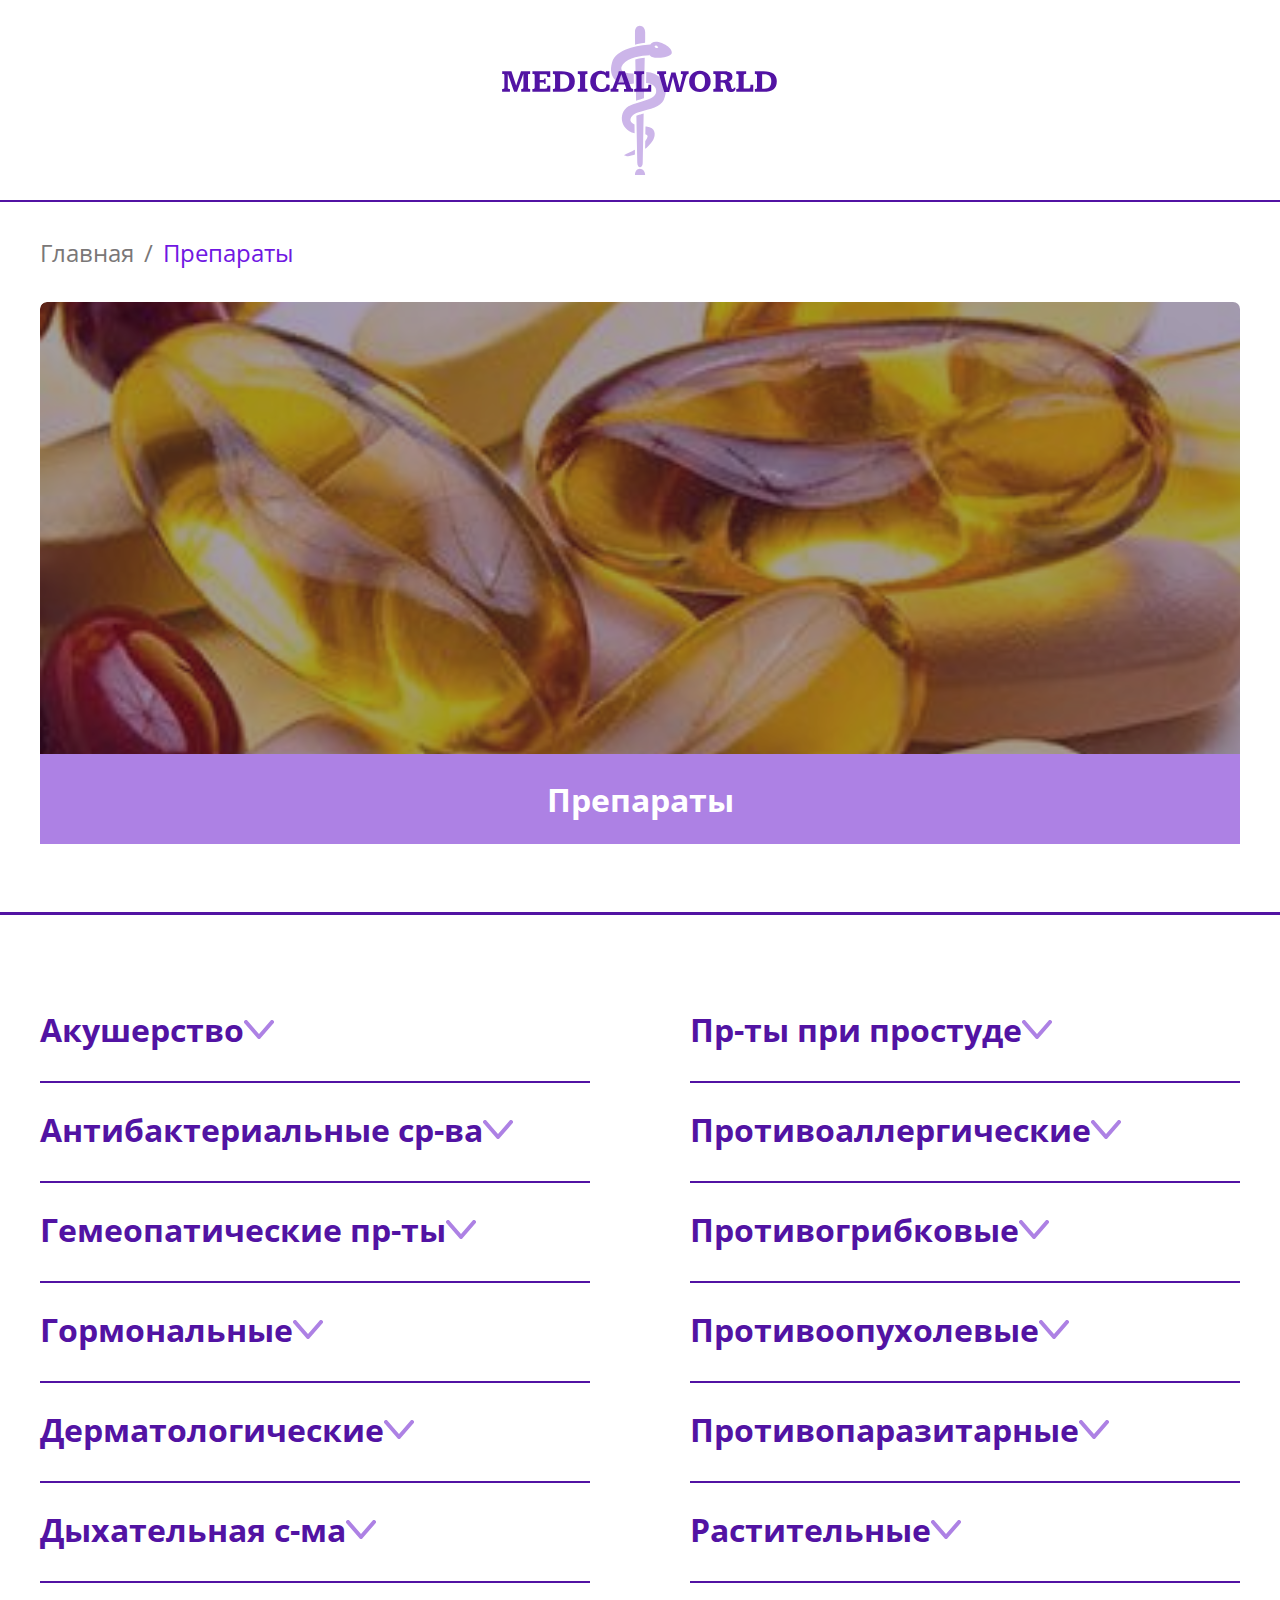
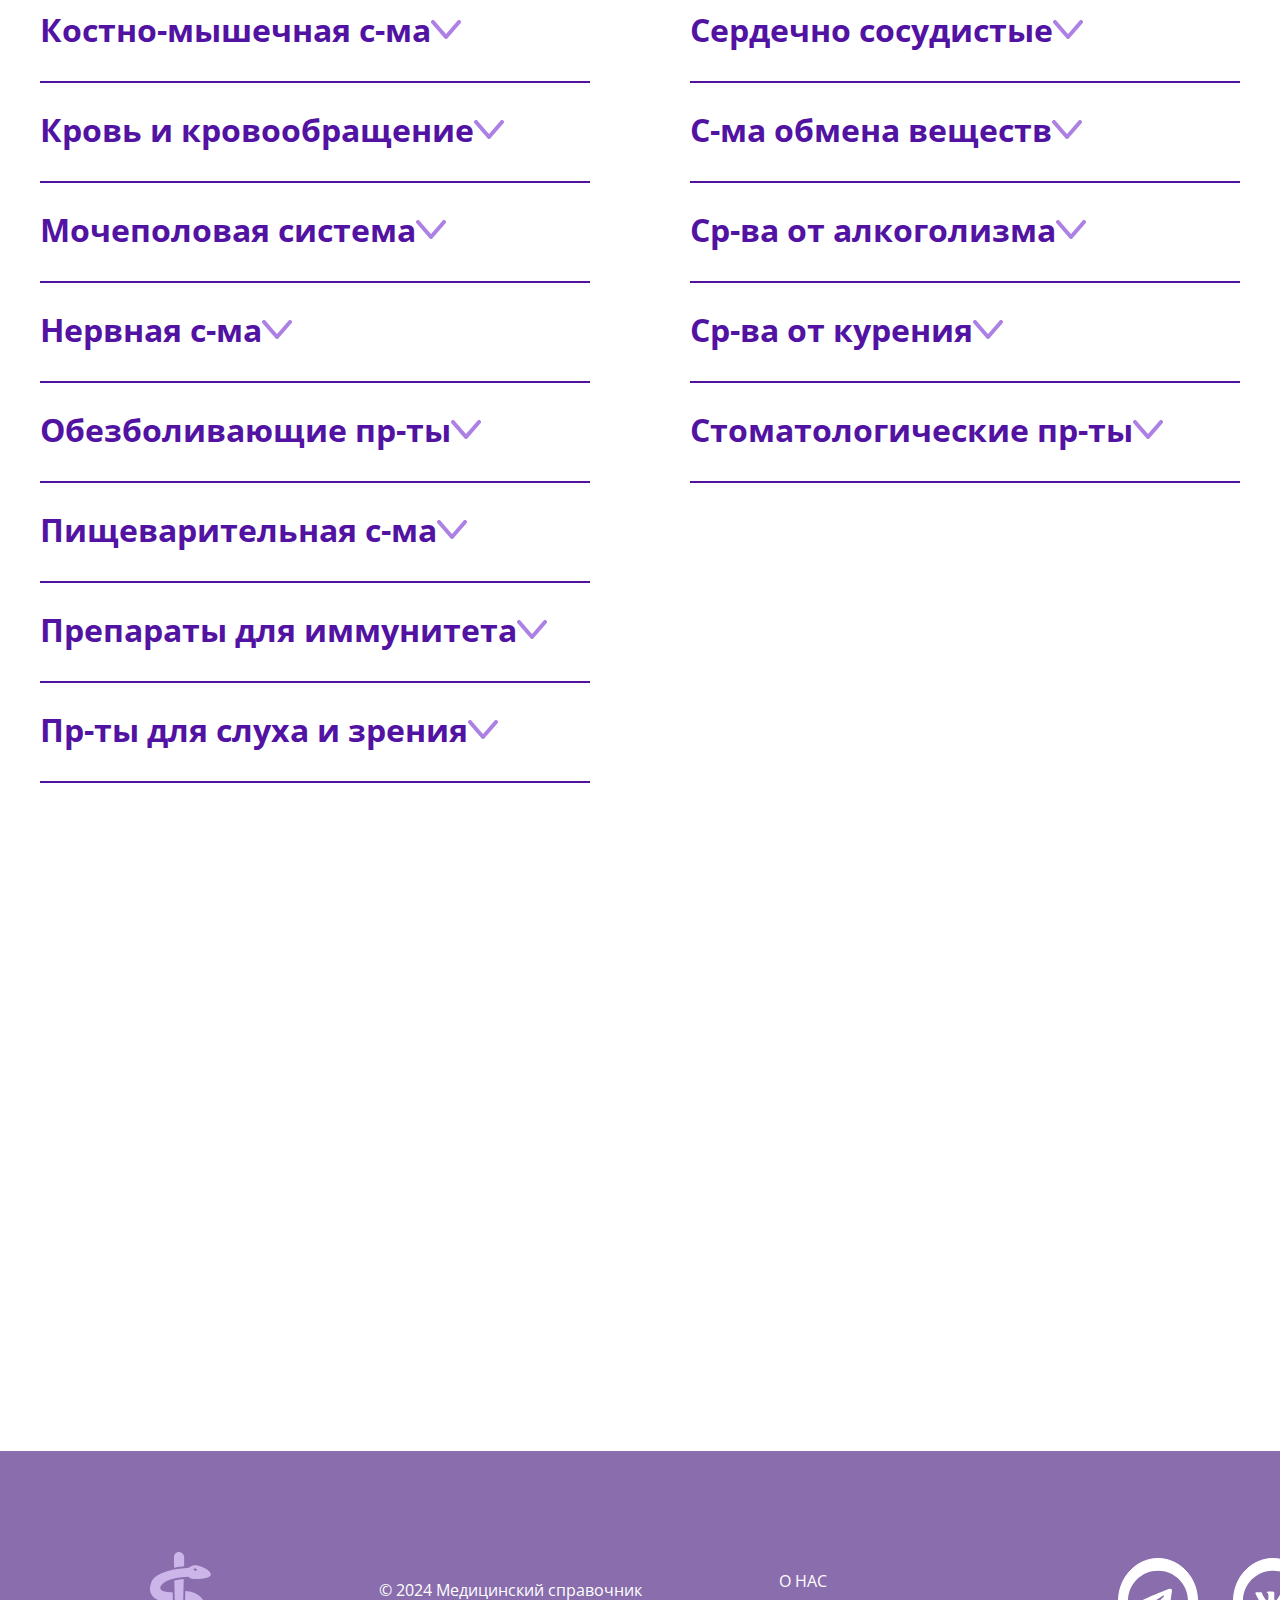
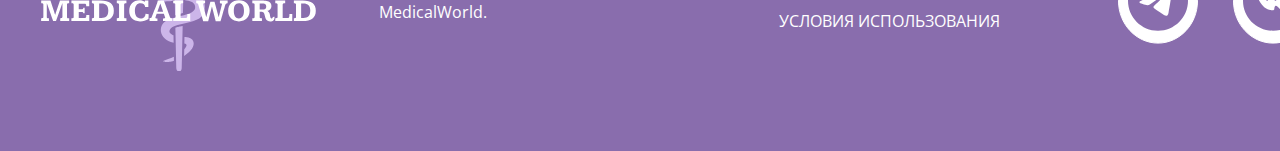
<file: drugs.html>
<!DOCTYPE html>
<html lang="ru">
<head>
    <meta charset="UTF-8">
    <meta name="viewport" content="width=device-width, initial-scale=1.0">
    <title>MedicalWorld</title>
    <link rel="shortcut icon" href="/img/logomini.svg" />
    <link rel="stylesheet" href="/style.css">
    <meta name="viewport" content="width=device-width">
    <link rel="preconnect" href="https://fonts.googleapis.com">
    <link rel="preconnect" href="https://fonts.gstatic.com" crossorigin>
    <link href="https://fonts.googleapis.com/css2?family=Open+Sans:ital,wght@0,300..800;1,300..800&display=swap" rel="stylesheet">
</head>
<body>

    <div class="wrapper">
        <header class="header">
            <div class="container">
                <div class="header-logo">
                    <a class="header-logo__img-link" href="/index.html">
                        <div class="header-logo__img">

                        </div>
                    </a>
                </div>
            </div>
        </header>

        <div class="wrapper__line">
            <hr size="4" color="#5213A3">
        </div>

        <div class="main">

            <div class="container">
                <div class="main-breadcrumbs">
                    <div class="main-breadcrumbs__link">
                        <div class="main-breadcrumbs__link1">
                            <a href="/index.html" class="kamerong">Главная</a>
                        </div>
                        <div class="main-breadcrumbs__link1-block">
                            
                        </div>
                        <div class="main-breadcrumbs__link1">
                            <p class="kamerong">/</p>
                        </div>
                        <div class="main-breadcrumbs__link1-block">
                            
                        </div>
                        <div class="main-breadcrumbs__link1">
                            <a href="" class="kameronf">Препараты</a>
                        </div>
                    </div>
                </div>

                <div class="main-slider">
                    <div class="main-slider__block">
                        <div class="main-slider__block-img22">

                        </div>
                        <div class="main-slider__block-title">
                            <div class="main-slider__block-title1">
                                <p class="kameronw">Препараты</p>
                            </div>
                        </div>
                    </div>
                </div>

                <div class="block">

                </div>

            </div>

            <div class="wrapper__line">
                <hr size="5" color="#5213A3">
            </div>

            <div class="block">

            </div>

            <div class="container">
                <div class="main-category-block33">

                    <div class="main-category-block-section33">
                        <div class="main-category-block1">

                            <div class="main-category-block1__details">
                                <details class="main-category-block1__details-list">
                                    <summary class="summary">
                                        <p class="kameronlist">Акушерство</p>
                                        <img src="/img/Vector.svg" alt="">
                                    </summary>
                                    <a href="/statedrugs/state drugs.html" class="kameronlistm">Вапигель </a>
                                    <a href="" class="kameronlistm">Актеферт </a>
                                </details>
                                <hr color="#5213A3" size="4" width="550px">
                            </div>
    
                            <div class="main-category-block1__details">
                                <details class="main-category-block1__details-list">
                                    <summary class="summary">
                                        <p class="kameronlist">Антибактериальные ср-ва</p>
                                        <img src="/img/Vector.svg" alt="">
                                    </summary>
                                    <a href="" class="kameronlistm">Хлоргексидин </a>
                                    <a href="" class="kameronlistm">Протаргол </a>
                                </details>
                                <hr color="#5213A3" size="4" width="550px">
                            </div>
    
                            <div class="main-category-block1__details">
                                <details class="main-category-block1__details-list">
                                    <summary class="summary">
                                        <p class="kameronlist">Гемеопатические пр-ты</p>
                                        <img src="/img/Vector.svg" alt="">
                                    </summary>
                                    <a href="" class="kameronlistm">Галиум-Хель капли</a>
                                    <a href="" class="kameronlistm">Гомеовокс </a>
                                </details>
                                <hr color="#5213A3" size="4" width="550px">
                            </div>
    
                            <div class="main-category-block1__details">
                                <details class="main-category-block1__details-list">
                                    <summary class="summary">
                                        <p class="kameronlist">Гормональные</p>
                                        <img src="/img/Vector.svg" alt="">
                                    </summary>
                                    <a href="" class="kameronlistm">Фемостон </a>
                                    <a href="" class="kameronlistm">Йодомарин</a>
                                </details>
                                <hr color="#5213A3" size="4" width="550px">
                            </div>
    
                            <div class="main-category-block1__details">
                                <details class="main-category-block1__details-list">
                                    <summary class="summary">
                                        <p class="kameronlist">Дерматологические</p>
                                        <img src="/img/Vector.svg" alt="">
                                    </summary>
                                    <a href="" class="kameronlistm">Тридерм</a>
                                    <a href="" class="kameronlistm">Банеоцин </a>
                                </details>
                                <hr color="#5213A3" size="4" width="550px">
                            </div>
    
                            <div class="main-category-block1__details">
                                <details class="main-category-block1__details-list">
                                    <summary class="summary">
                                        <p class="kameronlist">Дыхательная с-ма</p>
                                        <img src="/img/Vector.svg" alt="">
                                    </summary>
                                    <a href="" class="kameronlistm">Пульмикорт </a>
                                    <a href="" class="kameronlistm">Галазолин </a>
                                </details>
                                <hr color="#5213A3" size="4" width="550px">
                            </div>
    
                            <div class="main-category-block1__details">
                                <details class="main-category-block1__details-list">
                                    <summary class="summary">
                                        <p class="kameronlist">Костно-мышечная с-ма</p>
                                        <img src="/img/Vector.svg" alt="">
                                    </summary>
                                    <a href="" class="kameronlistm">Мидокалм </a>
                                    <a href="" class="kameronlistm">Найз </a>
                                </details>
                                <hr color="#5213A3" size="4" width="550px">
                            </div>
    
                            <div class="main-category-block1__details">
                                <details class="main-category-block1__details-list">
                                    <summary class="summary">
                                        <p class="kameronlist">Кровь и кровообращение</p>
                                        <img src="/img/Vector.svg" alt="">
                                    </summary>
                                    <a href="/statedrugs/state drugs.html" class="kameronlistm">Мальтофер </a>
                                    <a href="" class="kameronlistm">Эликвис </a>
                                </details>
                                <hr color="#5213A3" size="4" width="550px">
                            </div>
    
                            <div class="main-category-block1__details">
                                <details class="main-category-block1__details-list">
                                    <summary class="summary">
                                        <p class="kameronlist">Мочеполовая система</p>
                                        <img src="/img/Vector.svg" alt="">
                                    </summary>
                                    <a href="" class="kameronlistm">Монурал </a>
                                    <a href="" class="kameronlistm">Канефрон н</a>
                                </details>
                                <hr color="#5213A3" size="4" width="550px">
                            </div>
    
                            <div class="main-category-block1__details">
                                <details class="main-category-block1__details-list">
                                    <summary class="summary">
                                        <p class="kameronlist">Нервная с-ма</p>
                                        <img src="/img/Vector.svg" alt="">
                                    </summary>
                                    <a href="" class="kameronlistm">Мексидол </a>
                                    <a href="" class="kameronlistm">Валокордин</a>
                                    <a href="" class="kameronlistm">Милдронат </a>
                                </details>
                                <hr color="#5213A3" size="4" width="550px">
                            </div>
    
                            <div class="main-category-block1__details">
                                <details class="main-category-block1__details-list">
                                    <summary class="summary">
                                        <p class="kameronlist">Обезболивающие пр-ты</p>
                                        <img src="/img/Vector.svg" alt="">
                                    </summary>
                                    <a href="" class="kameronlistm">Нимесил </a>
                                    <a href="" class="kameronlistm">Нурофен </a>
                                    <a href="" class="kameronlistm">Пенталгин </a>
                                </details>
                                <hr color="#5213A3" size="4" width="550px">
                            </div>
    
                            <div class="main-category-block1__details">
                                <details class="main-category-block1__details-list">
                                    <summary class="summary">
                                        <p class="kameronlist">Пищеварительная с-ма</p>
                                        <img src="/img/Vector.svg" alt="">
                                    </summary>
                                    <a href="" class="kameronlistm">Нольпаза </a>
                                    <a href="" class="kameronlistm">Гептрал </a>
                                    <a href="" class="kameronlistm">Омез  </a>
                                </details>
                                <hr color="#5213A3" size="4" width="550px">
                            </div>
    
                            <div class="main-category-block1__details">
                                <details class="main-category-block1__details-list">
                                    <summary class="summary">
                                        <p class="kameronlist">Препараты для иммунитета</p>
                                        <img src="/img/Vector.svg" alt="">
                                    </summary>
                                    <a href="" class="kameronlistm">Гриппферон</a>
                                    <a href="" class="kameronlistm">Бронхо-мунал</a>
                                </details>
                                <hr color="#5213A3" size="4" width="550px">
                            </div>
                            
                            <div class="main-category-block1__details">
                                <details class="main-category-block1__details-list">
                                    <summary class="summary">
                                        <p class="kameronlist">Пр-ты для слуха и зрения</p>
                                        <img src="/img/Vector.svg" alt="">
                                    </summary>
                                    <a href="" class="kameronlistm">Тауфон </a>
                                </details>
                                <hr color="#5213A3" size="4" width="550px">
                            </div>
                            
                        </div>
    
                        <div class="main-category-block1">
    
                            <div class="main-category-block1__details">
                                <details class="main-category-block1__details-list">
                                    <summary class="summary">
                                        <p class="kameronlist">Пр-ты при простуде</p>
                                        <img src="/img/Vector.svg" alt="">
                                    </summary>
                                    <a href="" class="kameronlistm">Арбидол </a>
                                </details>
                                <hr color="#5213A3" size="4" width="550px">
                            </div>
    
                            <div class="main-category-block1__details">
                                <details class="main-category-block1__details-list">
                                    <summary class="summary">
                                        <p class="kameronlist">Противоаллергические</p>
                                        <img src="/img/Vector.svg" alt="">
                                    </summary>
                                    <a href="" class="kameronlistm">Супрастин </a>
                                </details>
                                <hr color="#5213A3" size="4" width="550px">
                            </div>
    
                            <div class="main-category-block1__details">
                                <details class="main-category-block1__details-list">
                                    <summary class="summary">
                                        <p class="kameronlist">Противогрибковые</p>
                                        <img src="/img/Vector.svg" alt="">
                                    </summary>
                                    <a href="" class="kameronlistm">Экзодерил</a>
                                </details>
                                <hr color="#5213A3" size="4" width="550px">
                            </div>
    
                            <div class="main-category-block1__details">
                                <details class="main-category-block1__details-list">
                                    <summary class="summary">
                                        <p class="kameronlist">Противоопухолевые</p>
                                        <img src="/img/Vector.svg" alt="">
                                    </summary>
                                    <a href="" class="kameronlistm">Аримидекс </a>
                                </details>
                                <hr color="#5213A3" size="4" width="550px">
                            </div>
    
                            <div class="main-category-block1__details">
                                <details class="main-category-block1__details-list">
                                    <summary class="summary">
                                        <p class="kameronlist">Противопаразитарные</p>
                                        <img src="/img/Vector.svg" alt="">
                                    </summary>
                                    <a href="" class="kameronlistm">Немозол </a>
                                </details>
                                <hr color="#5213A3" size="4" width="550px">
                            </div>
    
                            <div class="main-category-block1__details">
                                <details class="main-category-block1__details-list">
                                    <summary class="summary">
                                        <p class="kameronlist">Растительные</p>
                                        <img src="/img/Vector.svg" alt="">
                                    </summary>
                                    <a href="" class="kameronlistm">Ромашка аптечная </a>
                                    <a href="" class="kameronlistm">Валерианы экстракт </a>
                                    <a href="" class="kameronlistm">Брусника листья </a>
                                </details>
                                <hr color="#5213A3" size="4" width="550px">
                            </div>
    
                            <div class="main-category-block1__details">
                                <details class="main-category-block1__details-list">
                                    <summary class="summary">
                                        <p class="kameronlist">Сердечно сосудистые</p>
                                        <img src="/img/Vector.svg" alt="">
                                    </summary>
                                    <a href="" class="kameronlistm">Роксера </a>
                                    <a href="" class="kameronlistm">Аллапинин </a>
                                    <a href="" class="kameronlistm">Конкор кор </a>
                                </details>
                                <hr color="#5213A3" size="4" width="550px">
                            </div>
    
                            <div class="main-category-block1__details">
                                <details class="main-category-block1__details-list">
                                    <summary class="summary">
                                        <p class="kameronlist">С-ма обмена веществ</p>
                                        <img src="/img/Vector.svg" alt="">
                                    </summary>
                                    <a href="" class="kameronlistm">Редуксин </a>
                                    <a href="" class="kameronlistm">Берлитон </a>
                                    <a href="" class="kameronlistm">Берлитон </a>
                                </details>
                                <hr color="#5213A3" size="4" width="550px">
                            </div>
    
                            <div class="main-category-block1__details">
                                <details class="main-category-block1__details-list">
                                    <summary class="summary">
                                        <p class="kameronlist">Ср-ва от алкоголизма</p>
                                        <img src="/img/Vector.svg" alt="">
                                    </summary>
                                    <a href="" class="kameronlistm">Алка-зельтцер</a>
                                </details>
                                <hr color="#5213A3" size="4" width="550px">
                            </div>
    
                            <div class="main-category-block1__details">
                                <details class="main-category-block1__details-list">
                                    <summary class="summary">
                                        <p class="kameronlist">Ср-ва от курения</p>
                                        <img src="/img/Vector.svg" alt="">
                                    </summary>
                                    <a href="" class="kameronlistm">Никоретте</a>
                                </details>
                                <hr color="#5213A3" size="4" width="550px">
                            </div>
    
                            <div class="main-category-block1__details">
                                <details class="main-category-block1__details-list">
                                    <summary class="summary">
                                        <p class="kameronlist">Стоматологические пр-ты</p>
                                        <img src="/img/Vector.svg" alt="">
                                    </summary>
                                    <a href="" class="kameronlistm">Метрогил дента</a>
                                </details>
                                <hr color="#5213A3" size="4" width="550px">
                            </div>
                    </div>
                    

                    </div>
                </div>
            </div>

        </div>

        <div class="block">

        </div>

        <footer class="footer">
            <div class="container">
                <div class="footer-content">

                    <div class="footer-content__info1">
                        <a href="footer-content__info1-link">
                            <div class="footer-content__info-logo">
                            
                            </div>
                        </a>
                    </div>
                    

                        <div class="footer-content__info">
                            <div class="footer-content__info-title">
                                <div class="footer-content__info-title1">
                                    <div class="footer-content__info-title1-block">
                                        <a href="" class="link-info">
                                            <p class="kameronwf">© 2024 Медицинский справочник MedicalWorld. </p>
                                        </a>
                                    </div>
                                </div>
                                
                            </div>
                        </div>

                        <div class="footer-content__info">
                            <div class="footer-content__info-title">
                                <div class="footer-content__info-title1">
                                    <div class="footer-content__info-title1-block">
                                        <a href="" class="link-info">
                                            <p class="kameronwf">О НАС</p>
                                        </a>
                                    </div>
                                </div>
                                <div class="footer-content__info-title1">
                                    <div class="footer-content__info-title1-block">
                                        <a href="" class="link-info">
                                            <p class="kameronwf">УСЛОВИЯ ИСПОЛЬЗОВАНИЯ</p>
                                        </a>
                                    </div>
                                </div>
                            </div>
                        </div>
                        
                        <div class="footer-content__info">
                            <div class="footer-content__info-link">
                                <div class="footer-content__info-links">
                                    <div class="footer-content__info-links-mini">
                                        <a href="footer-content__info-link">
                                            <div class="footer-content__info-link1">
                                        
                                            </div>
                                        </a>
                                        <a href="footer-content__info-link">
                                            <div class="footer-content__info-link2">
                                            
                                            </div>
                                        </a>
                                    </div>
                                </div>
                            </div>
                        </div>

                        

                </div>
            </div>
        </footer>
    </div>
    
</body>
</html>
</file>
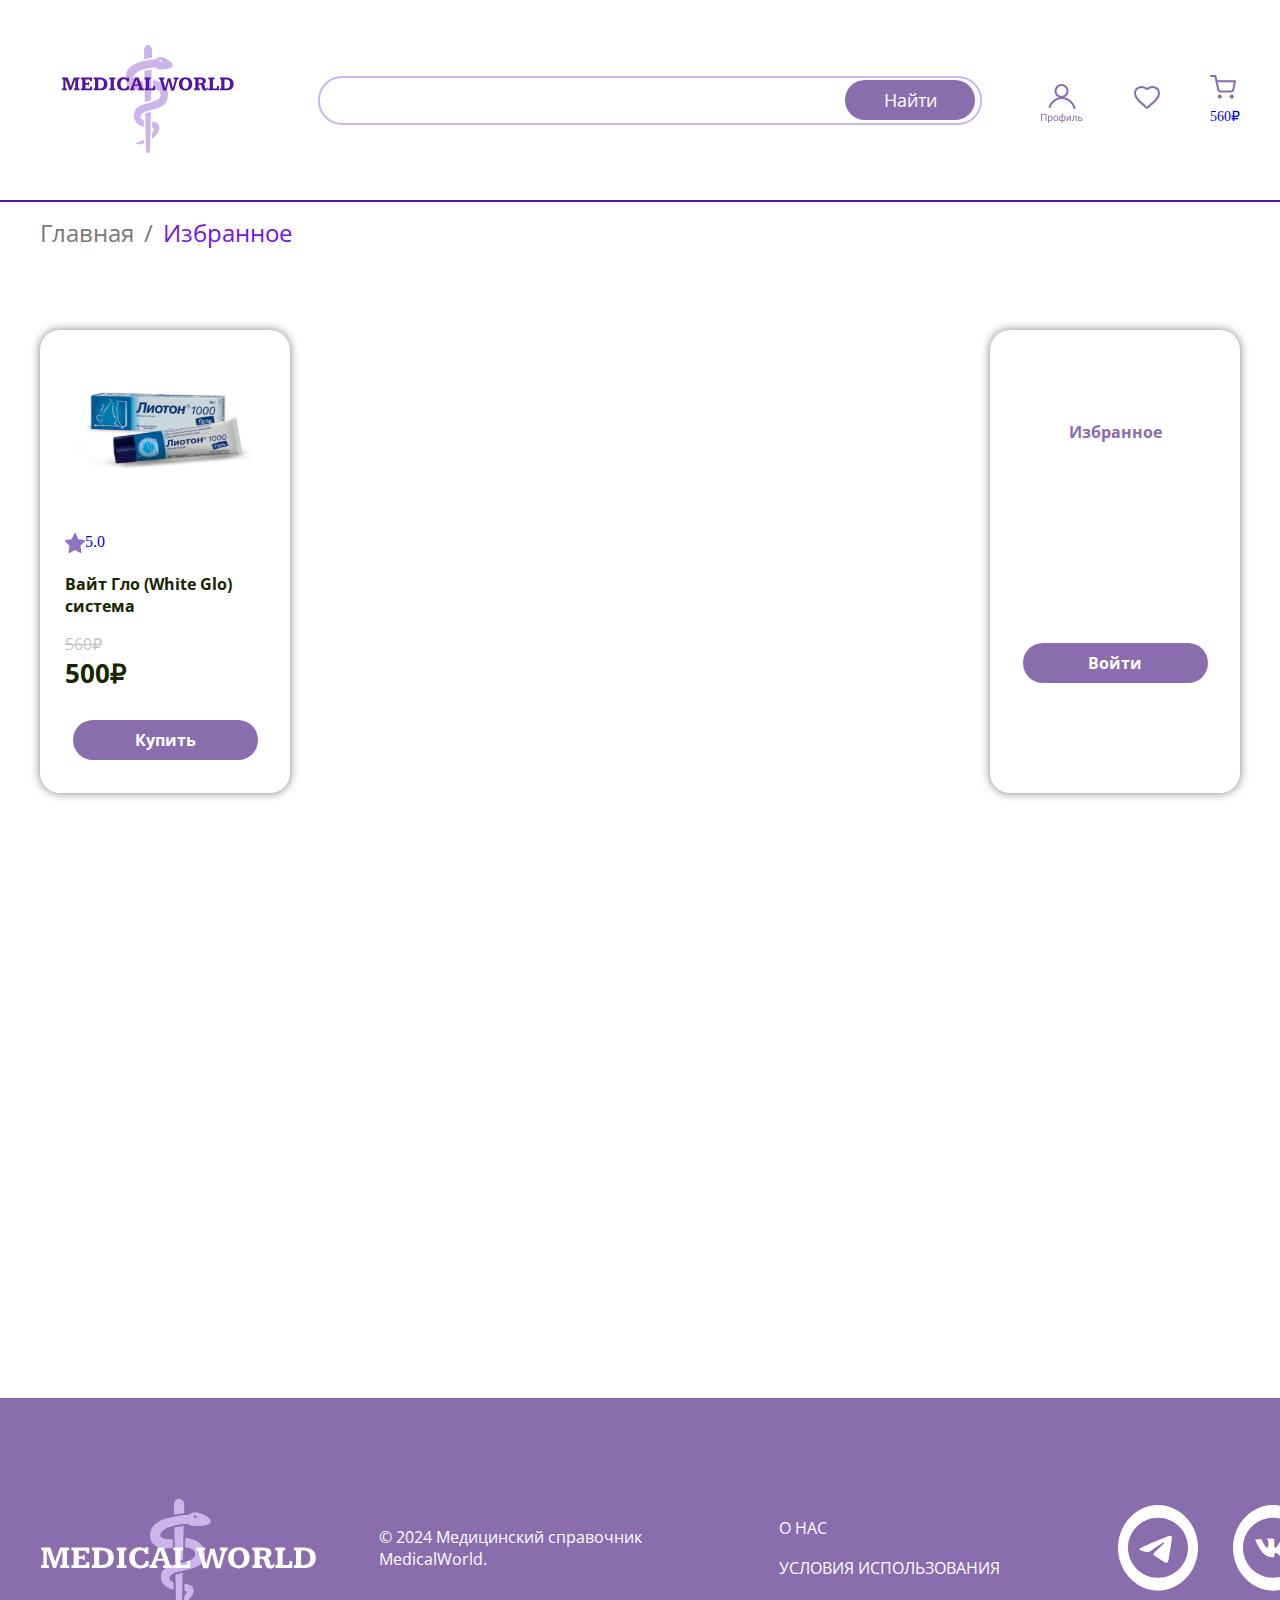
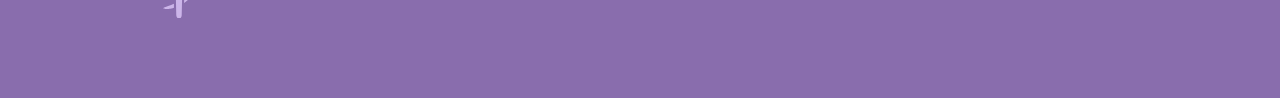
<file: favorites.html>
<!DOCTYPE html>
<html lang="ru">
<head>
    <meta charset="UTF-8">
    <meta name="viewport" content="width=device-width, initial-scale=1.0">
    <title>MedicalWorld</title>
    <link rel="shortcut icon" href="/img/logomini.svg" />
    <link rel="stylesheet" href="/style.css">
    <meta name="viewport" content="width=device-width">
    <link rel="preconnect" href="https://fonts.googleapis.com">
    <link rel="preconnect" href="https://fonts.gstatic.com" crossorigin>
    <link href="https://fonts.googleapis.com/css2?family=Open+Sans:ital,wght@0,300..800;1,300..800&display=swap" rel="stylesheet">
</head>
<body>

    <div class="wrapper">
        <header class="header">
            <div class="container">

                <div class="header-apteka">
                    <div class="header-apteka-logo">
                        <a href="/index.html"><img src="/img/logo-apteka.svg" alt=""></a>
                    </div>
                    <div class="header-apteka-search">
                        <div class="header-apteka-search-form">
                            <input type="text" class="header-apteka-search-form-input">
                            <button class="header-apteka-search-form-button">Найти</button>
                        </div>
                    </div>
                    <div class="header-apteka-info">
                        <div class="header-apteka-info1">
                            <a href="" class="header-apteka-info1-link">
                                <img src="/img/account-apteka.svg" alt="">
                            </a>
    
                        </div>
                        <div class="header-apteka-info1">
                            <a href="" class="header-apteka-info1-link">
                                <img src="/img/favorites-apteka.svg" alt="">
                            </a>
                        </div>
                        <div class="header-apteka-info1">
                            <a href="/basket.html" class="header-apteka-info1-link">
                                <img src="/img/basket-apteka.svg" alt="" class="header-apteka-info1-link-basket">
                                <p class="status-basket">560₽</p>
                            </a>
                        </div>
                    </div>
                </div>
                
                
            </div>
        </header>

        <div class="wrapper__line">
            <hr size="4" color="#5213A3">
        </div>

        <div class="main">
            <div class="container">

                <div class="main_apteka-block">

                    <div class="main_apteka-block1">
                        <div class="main-breadcrumbs">
                            <div class="main-breadcrumbs__link">
                                <div class="main-breadcrumbs__link1">
                                    <a href="/index.html" class="kamerong">Главная</a>
                                </div>
                                <div class="main-breadcrumbs__link1-block">
                                    
                                </div>
                                <div class="main-breadcrumbs__link1">
                                    <p class="kamerong">/</p>
                                </div>
                                <div class="main-breadcrumbs__link1-block">
                                    
                                </div>
                                <div class="main-breadcrumbs__link1">
                                    <a href="" class="kameronf">Избранное</a>
                                </div>
                            </div>
                        </div>
                    </div>

                    <div class="block">

                    </div>

                    <div class="main_apteka-block-fav">
                        <a href="/product.html" class="main_apteka-block-catalog__region-line-link">
                            <div class="main_apteka-block-catalog__region-line-item">
                                <div class="main_apteka-block-catalog__region-line-item-logo">
                                    <img src="/img/logo-product.svg" alt="">
                                </div>
                                <div class="main_apteka-block-catalog__region-line-item-status">
                                    <img src="/img/status-logo.svg" alt="">
                                    <p>5.0</p>
                                </div>
                                <div class="main_apteka-block-catalog__region-line-item-name">
                                    <p class="aptkameron6">Вайт Гло (White Glo) система</p>
                                </div>
                                <div class="main_apteka-block-catalog__region-line-item-price">
                                    <p class="aptkameron5">560₽</p>
                                    <p class="aptkameron4">500₽</p>
                                </div>
                                <div class="main_apteka-block-catalog__region-line-item-button">
                                    <button class="item-button">Купить</button>
                                </div>
                            </div>
                        </a>

                        <div class="main_apteka-block-catalog__region-line-item">
                            
                            <div class="main_apteka-block-favorites-title">
                                <p class="aptkameron7">Избранное</p>
                            </div>
                            <div class="main_apteka-block-catalog__region-line-item-button">
                                <button class="item-button">Войти</button>
                            </div>
                        </div>
                    </div>

                </div>
            </div>
        </div>

        <div class="block">

        </div>

        <footer class="footer">
            <div class="container">
                <div class="footer-content">


                    <div class="footer-content__info1">
                        <a href="footer-content__info1-link">
                            <div class="footer-content__info-logo">
                            
                            </div>
                        </a>
                    </div>
                    

                        <div class="footer-content__info">
                            <div class="footer-content__info-title">
                                <div class="footer-content__info-title1">
                                    <div class="footer-content__info-title1-block">
                                        <a href="" class="link-info">
                                            <p class="kameronwf">© 2024 Медицинский справочник MedicalWorld. </p>
                                        </a>
                                    </div>
                                </div>
                                
                            </div>
                        </div>

                        <div class="footer-content__info">
                            <div class="footer-content__info-title">
                                <div class="footer-content__info-title1">
                                    <div class="footer-content__info-title1-block">
                                        <a href="" class="link-info">
                                            <p class="kameronwf">О НАС</p>
                                        </a>
                                    </div>
                                </div>
                                <div class="footer-content__info-title1">
                                    <div class="footer-content__info-title1-block">
                                        <a href="" class="link-info">
                                            <p class="kameronwf">УСЛОВИЯ ИСПОЛЬЗОВАНИЯ</p>
                                        </a>
                                    </div>
                                </div>
                            </div>
                        </div>
                        
                        <div class="footer-content__info">
                            <div class="footer-content__info-link">
                                <div class="footer-content__info-links">
                                    <div class="footer-content__info-links-mini">
                                        <a href="footer-content__info-link">
                                            <div class="footer-content__info-link1">
                                        
                                            </div>
                                        </a>
                                        <a href="footer-content__info-link">
                                            <div class="footer-content__info-link2">
                                            
                                            </div>
                                        </a>
                                    </div>
                                </div>
                            </div>
                        </div>

                        

                </div>
            </div>
        </footer>
    </div>
    
</body>
</html>
</file>
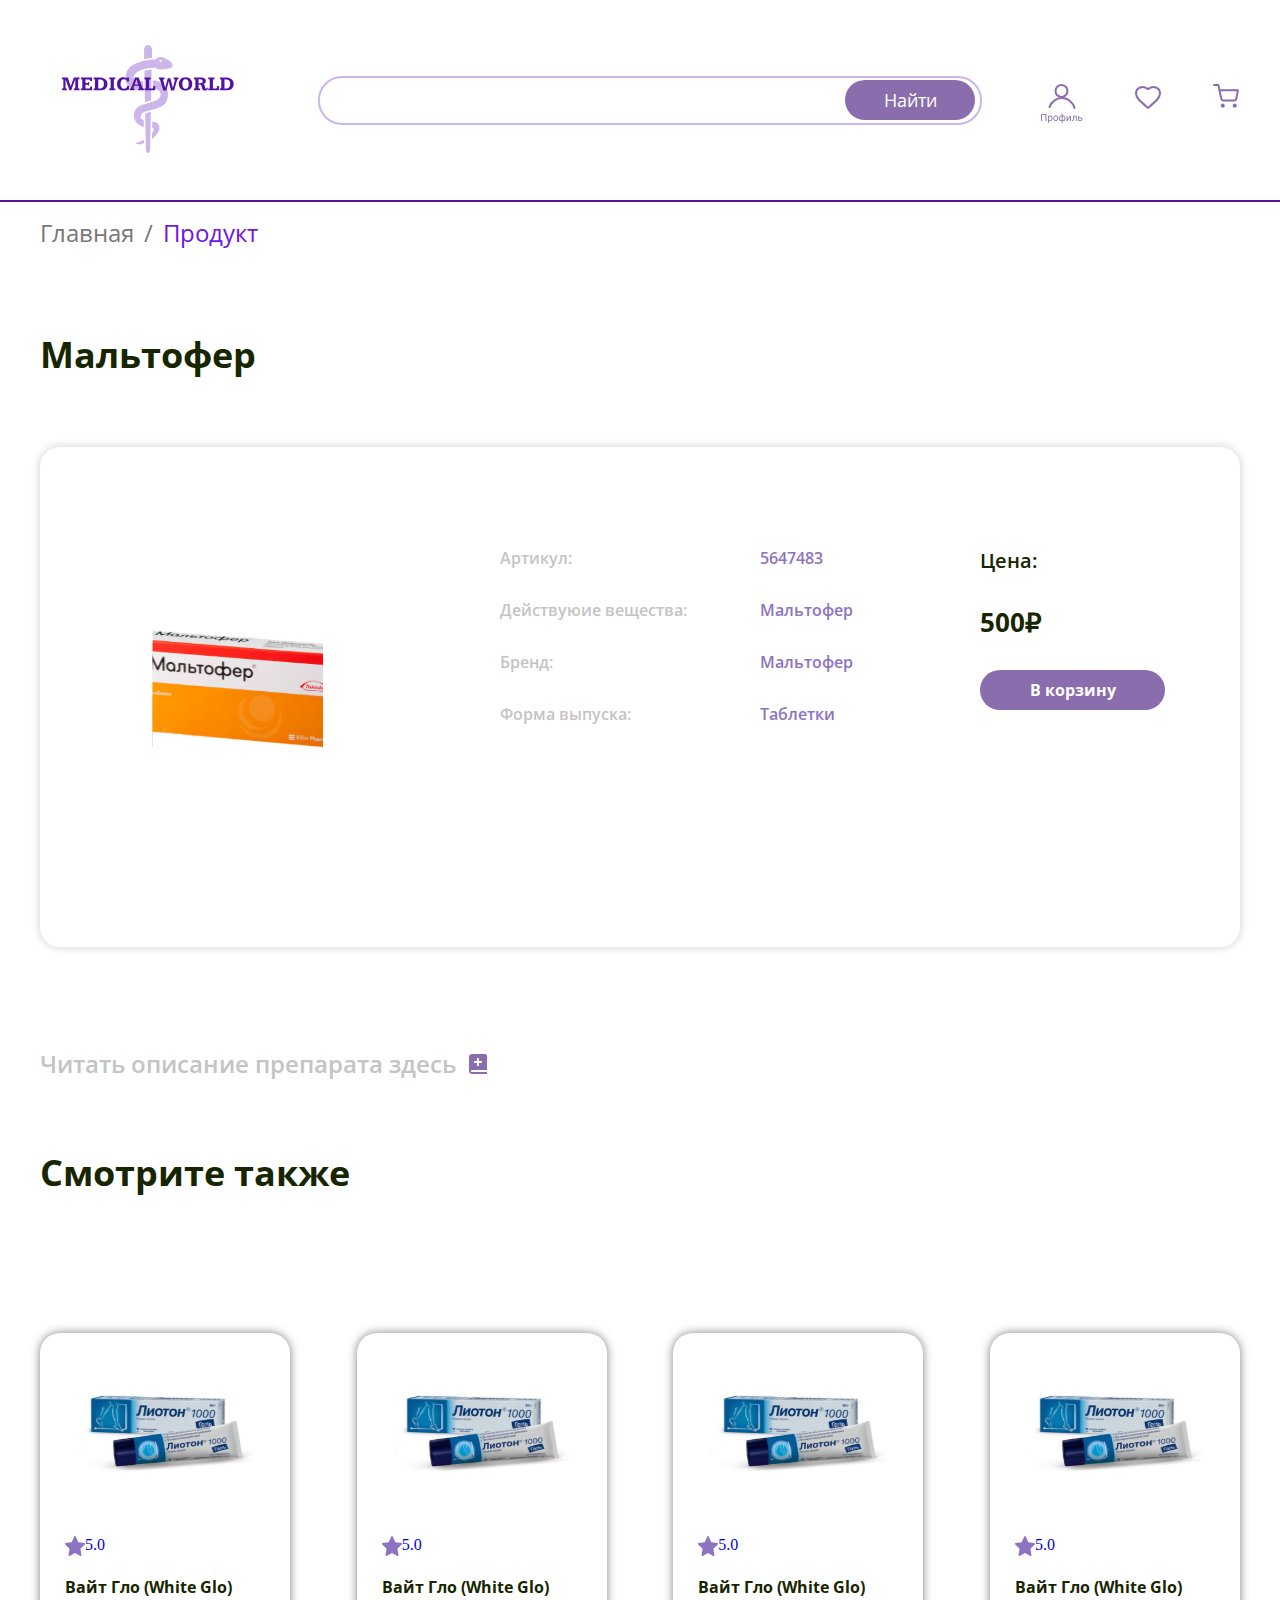
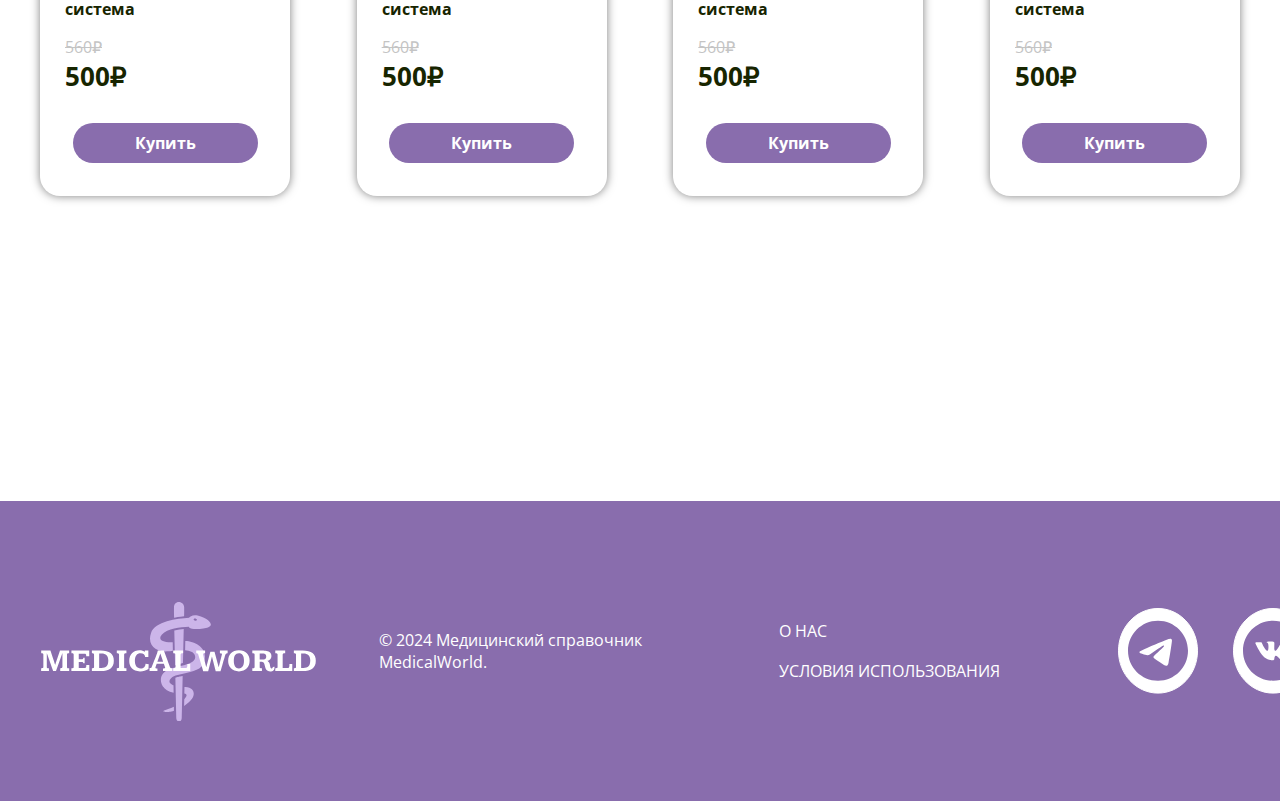
<file: product.html>
<!DOCTYPE html>
<html lang="ru">
<head>
    <meta charset="UTF-8">
    <meta name="viewport" content="width=device-width, initial-scale=1.0">
    <title>MedicalWorld</title>
    <link rel="shortcut icon" href="/img/logomini.svg" />
    <link rel="stylesheet" href="/style.css">
    <meta name="viewport" content="width=device-width">
    <link rel="preconnect" href="https://fonts.googleapis.com">
    <link rel="preconnect" href="https://fonts.gstatic.com" crossorigin>
    <link href="https://fonts.googleapis.com/css2?family=Open+Sans:ital,wght@0,300..800;1,300..800&display=swap" rel="stylesheet">
</head>
<body>

    <div class="wrapper">
        <header class="header">
            <div class="container">

                <div class="header-apteka">
                    <div class="header-apteka-logo">
                        <a href="/index.html"><img src="/img/logo-apteka.svg" alt=""></a>
                    </div>
                    <div class="header-apteka-search">
                        <div class="header-apteka-search-form">
                            <input type="text" class="header-apteka-search-form-input">
                            <button class="header-apteka-search-form-button">Найти</button>
                        </div>
                    </div>
                    <div class="header-apteka-info">
                        <div class="header-apteka-info1">
                            <a href="" class="header-apteka-info1-link">
                                <img src="/img/account-apteka.svg" alt="">
                            </a>
    
                        </div>
                        <div class="header-apteka-info1">
                            <a href="" class="header-apteka-info1-link">
                                <img src="/img/favorites-apteka.svg" alt="">
                            </a>
                        </div>
                        <div class="header-apteka-info1">
                            <a href="" class="header-apteka-info1-link">
                                <img src="/img/basket-apteka.svg" alt="" class="header-apteka-info1-link-basket">
                                
                            </a>
                        </div>
                    </div>
                </div>
                
                
            </div>
        </header>

        <div class="wrapper__line">
            <hr size="4" color="#5213A3">
        </div>

        <div class="main">
            <div class="container">

                <div class="main_apteka-block-product">

                    <div class="main_apteka-block1">
                        <div class="main-breadcrumbs">
                            <div class="main-breadcrumbs__link">
                                <div class="main-breadcrumbs__link1">
                                    <a href="/index.html" class="kamerong">Главная</a>
                                </div>
                                <div class="main-breadcrumbs__link1-block">
                                    
                                </div>
                                <div class="main-breadcrumbs__link1">
                                    <p class="kamerong">/</p>
                                </div>
                                <div class="main-breadcrumbs__link1-block">
                                    
                                </div>
                                <div class="main-breadcrumbs__link1">
                                    <a href="" class="kameronf">Продукт</a>
                                </div>
                            </div>
                        </div>
                    </div>

                    <div class="block">

                    </div>

                    <div class="main_apteka-block-catalog__title">
                        <p class="aptkameron2">Мальтофер</p>

                    </div>
                    <div class="block">

                    </div>

                    <div class="main_apteka-block-prod">
                        
                        <div class="main_apteka-block-prod-container">

                            <div class="main_apteka-block-prod-container-block1">
                                <img src="img/product666.svg" alt="">
                            </div>

                            <div class="main_apteka-block-prod-container-block2">
                                <div class="main_apteka-block-prod-container-block2-title">
                                    <p class="kamerongrey">Артикул:</p>
                                </div>
                                <div class="main_apteka-block-prod-container-block2-title">
                                    <p class="kamerongrey">Действуюие вещества:</p>
                                </div>
                                <div class="main_apteka-block-prod-container-block2-title">
                                    <p class="kamerongrey">Бренд:</p>
                                </div>
                                <div class="main_apteka-block-prod-container-block2-title">
                                    <p class="kamerongrey">Форма выпуска:</p>
                                </div>
                            </div>

                            <div class="main_apteka-block-prod-container-block3">
                                <div class="main_apteka-block-prod-container-block2-title">
                                    <p class="kameronviolet">5647483</p>
                                </div>
                                <div class="main_apteka-block-prod-container-block2-title">
                                    <p class="kameronviolet">Мальтофер</p>
                                </div>
                                <div class="main_apteka-block-prod-container-block2-title">
                                    <p class="kameronviolet">Мальтофер</p>
                                </div>
                                <div class="main_apteka-block-prod-container-block2-title">
                                    <p class="kameronviolet">Таблетки</p>
                                </div>
                            </div>

                            <div class="main_apteka-block-prod-container-block4">
                                <div class="main_apteka-block-prod-container-block2-title">
                                    <p class="kameronblack1">Цена:</p>
                                </div>
                                <div class="main_apteka-block-prod-container-block2-title">
                                    <p class="kameronblack2">500₽</p>
                                </div>
                                <div class="main_apteka-block-catalog__region-line-item-button">
                                    <button class="item-button" data-cart type="button">В корзину</button>
                                </div>
                            </div>
                        </div>
                        
                    </div>

                    <div class="main_apteka-block-catalog__title1">
                        <a class="kamerongrey1" href="/statedrugs/state drugs.html">Читать описание препарата здесь</a>
                        <img src="/img/icon-book.svg" alt="" class="icon-book">
                    </div>

                    <div class="block">

                    </div>

                    <div class="main_apteka-block-catalog__title">
                        <p class="aptkameron2">Смотрите также</p>

                    </div>

                    <div class="block">

                    </div>

                    <div class="block">

                    </div>

                    <div class="main_apteka-block-more">

                        <a href="/product.html" class="main_apteka-block-catalog__region-line-link">
                            <div class="main_apteka-block-catalog__region-line-item">
                                <div class="main_apteka-block-catalog__region-line-item-logo">
                                    <img src="/img/logo-product.svg" alt="">
                                </div>
                                <div class="main_apteka-block-catalog__region-line-item-status">
                                    <img src="/img/status-logo.svg" alt="">
                                    <p>5.0</p>
                                </div>
                                <div class="main_apteka-block-catalog__region-line-item-name">
                                    <p class="aptkameron6">Вайт Гло (White Glo) система</p>
                                </div>
                                <div class="main_apteka-block-catalog__region-line-item-price">
                                    <p class="aptkameron5">560₽</p>
                                    <p class="aptkameron4">500₽</p>
                                </div>
                                <div class="main_apteka-block-catalog__region-line-item-button">
                                    <button class="item-button">Купить</button>
                                </div>
                            </div>
                        </a>
                        <a href="/product.html" class="main_apteka-block-catalog__region-line-link">
                            <div class="main_apteka-block-catalog__region-line-item">
                                <div class="main_apteka-block-catalog__region-line-item-logo">
                                    <img src="/img/logo-product.svg" alt="">
                                </div>
                                <div class="main_apteka-block-catalog__region-line-item-status">
                                    <img src="/img/status-logo.svg" alt="">
                                    <p>5.0</p>
                                </div>
                                <div class="main_apteka-block-catalog__region-line-item-name">
                                    <p class="aptkameron6">Вайт Гло (White Glo) система</p>
                                </div>
                                <div class="main_apteka-block-catalog__region-line-item-price">
                                    <p class="aptkameron5">560₽</p>
                                    <p class="aptkameron4">500₽</p>
                                </div>
                                <div class="main_apteka-block-catalog__region-line-item-button">
                                    <button class="item-button">Купить</button>
                                </div>
                            </div>
                        </a>
                        <a href="/product.html" class="main_apteka-block-catalog__region-line-link">
                            <div class="main_apteka-block-catalog__region-line-item">
                                <div class="main_apteka-block-catalog__region-line-item-logo">
                                    <img src="/img/logo-product.svg" alt="">
                                </div>
                                <div class="main_apteka-block-catalog__region-line-item-status">
                                    <img src="/img/status-logo.svg" alt="">
                                    <p>5.0</p>
                                </div>
                                <div class="main_apteka-block-catalog__region-line-item-name">
                                    <p class="aptkameron6">Вайт Гло (White Glo) система</p>
                                </div>
                                <div class="main_apteka-block-catalog__region-line-item-price">
                                    <p class="aptkameron5">560₽</p>
                                    <p class="aptkameron4">500₽</p>
                                </div>
                                <div class="main_apteka-block-catalog__region-line-item-button">
                                    <button class="item-button">Купить</button>
                                </div>
                            </div>
                        </a>
                        <a href="/product.html" class="main_apteka-block-catalog__region-line-link">
                            <div class="main_apteka-block-catalog__region-line-item">
                                <div class="main_apteka-block-catalog__region-line-item-logo">
                                    <img src="/img/logo-product.svg" alt="">
                                </div>
                                <div class="main_apteka-block-catalog__region-line-item-status">
                                    <img src="/img/status-logo.svg" alt="">
                                    <p>5.0</p>
                                </div>
                                <div class="main_apteka-block-catalog__region-line-item-name">
                                    <p class="aptkameron6">Вайт Гло (White Glo) система</p>
                                </div>
                                <div class="main_apteka-block-catalog__region-line-item-price">
                                    <p class="aptkameron5">560₽</p>
                                    <p class="aptkameron4">500₽</p>
                                </div>
                                <div class="main_apteka-block-catalog__region-line-item-button">
                                    <button class="item-button">Купить</button>
                                </div>
                            </div>
                        </a>

                        
                    </div>

                </div>
            </div>
        </div>

        <div class="block">

        </div>

        <footer class="footer">
            <div class="container">
                <div class="footer-content">


                    <div class="footer-content__info1">
                        <a href="footer-content__info1-link">
                            <div class="footer-content__info-logo">
                            
                            </div>
                        </a>
                    </div>
                    

                        <div class="footer-content__info">
                            <div class="footer-content__info-title">
                                <div class="footer-content__info-title1">
                                    <div class="footer-content__info-title1-block">
                                        <a href="" class="link-info">
                                            <p class="kameronwf">© 2024 Медицинский справочник MedicalWorld. </p>
                                        </a>
                                    </div>
                                </div>
                                
                            </div>
                        </div>

                        <div class="footer-content__info">
                            <div class="footer-content__info-title">
                                <div class="footer-content__info-title1">
                                    <div class="footer-content__info-title1-block">
                                        <a href="" class="link-info">
                                            <p class="kameronwf">О НАС</p>
                                        </a>
                                    </div>
                                </div>
                                <div class="footer-content__info-title1">
                                    <div class="footer-content__info-title1-block">
                                        <a href="" class="link-info">
                                            <p class="kameronwf">УСЛОВИЯ ИСПОЛЬЗОВАНИЯ</p>
                                        </a>
                                    </div>
                                </div>
                            </div>
                        </div>
                        
                        <div class="footer-content__info">
                            <div class="footer-content__info-link">
                                <div class="footer-content__info-links">
                                    <div class="footer-content__info-links-mini">
                                        <a href="footer-content__info-link">
                                            <div class="footer-content__info-link1">
                                        
                                            </div>
                                        </a>
                                        <a href="footer-content__info-link">
                                            <div class="footer-content__info-link2">
                                            
                                            </div>
                                        </a>
                                    </div>
                                </div>
                            </div>
                        </div>

                        

                </div>
            </div>
        </footer>
    </div>
    <script src="/scriptapteka.js"></script>
</body>
</html>
</file>
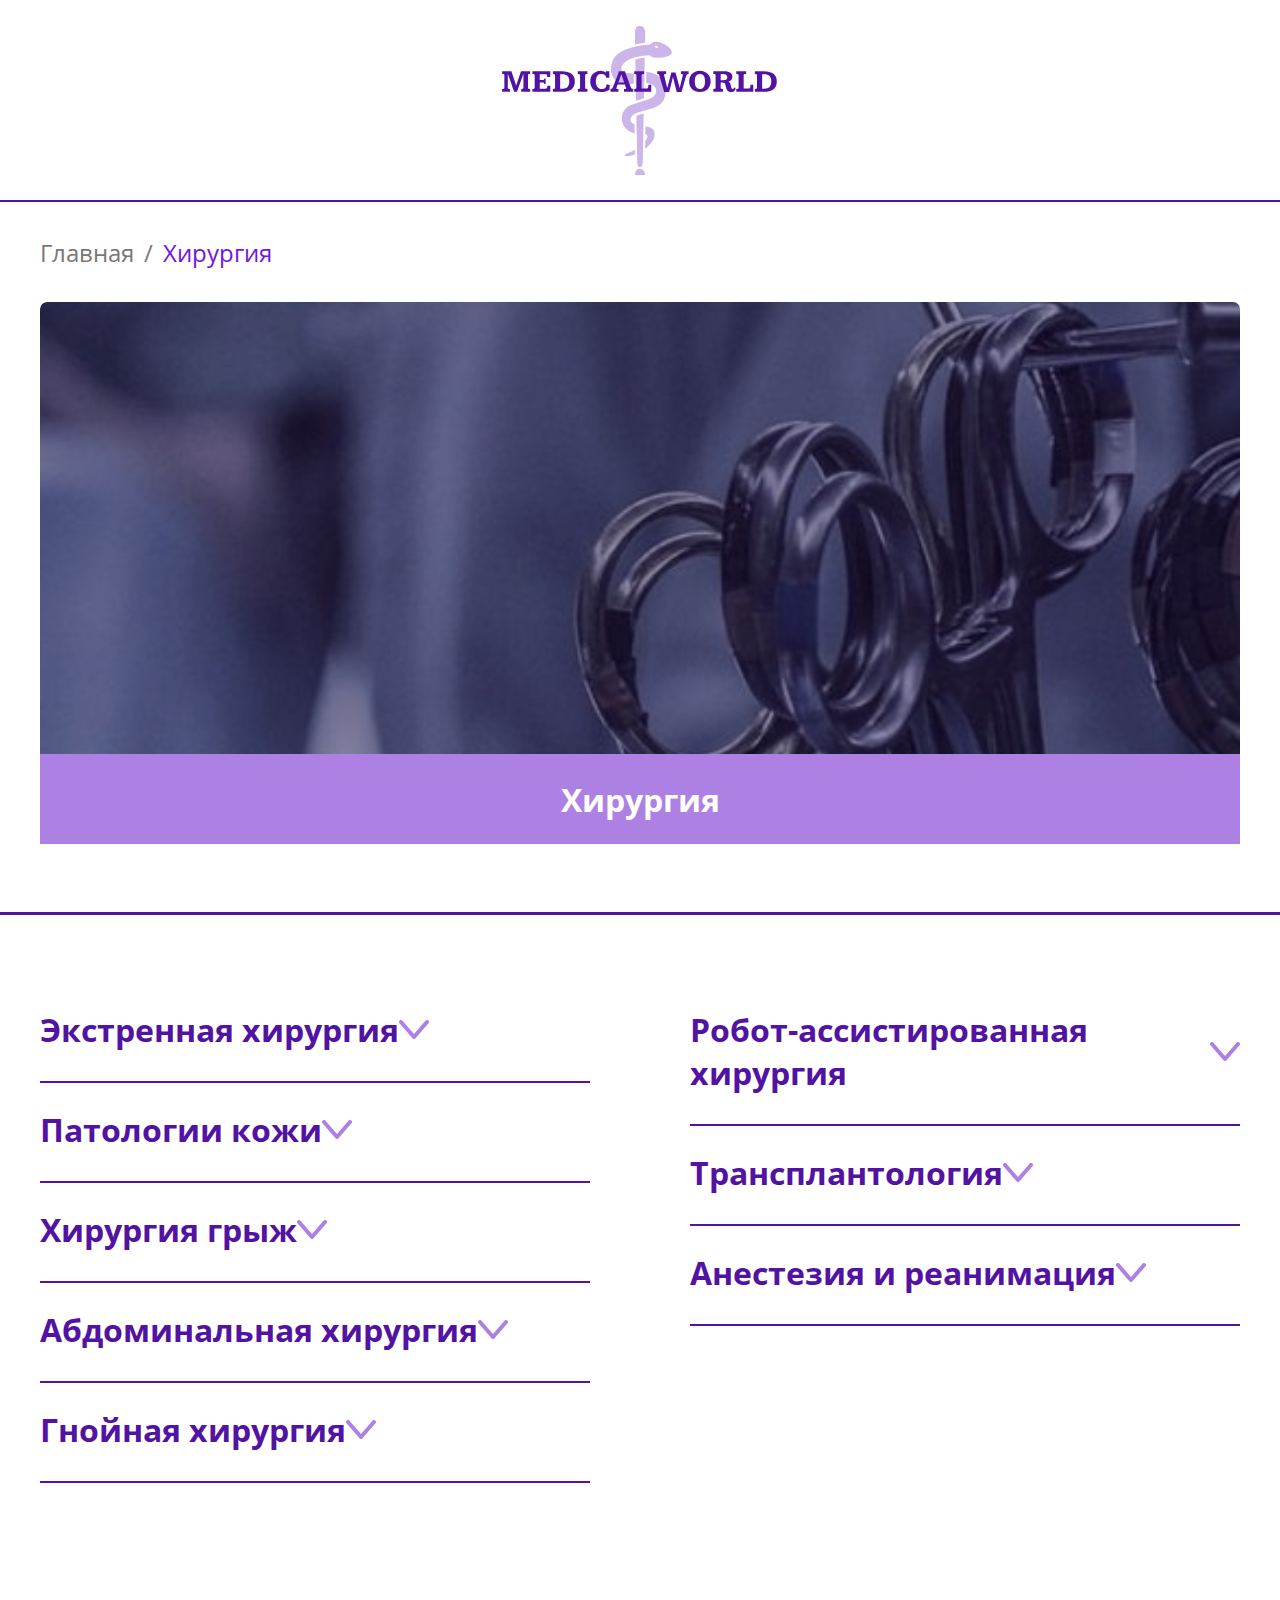
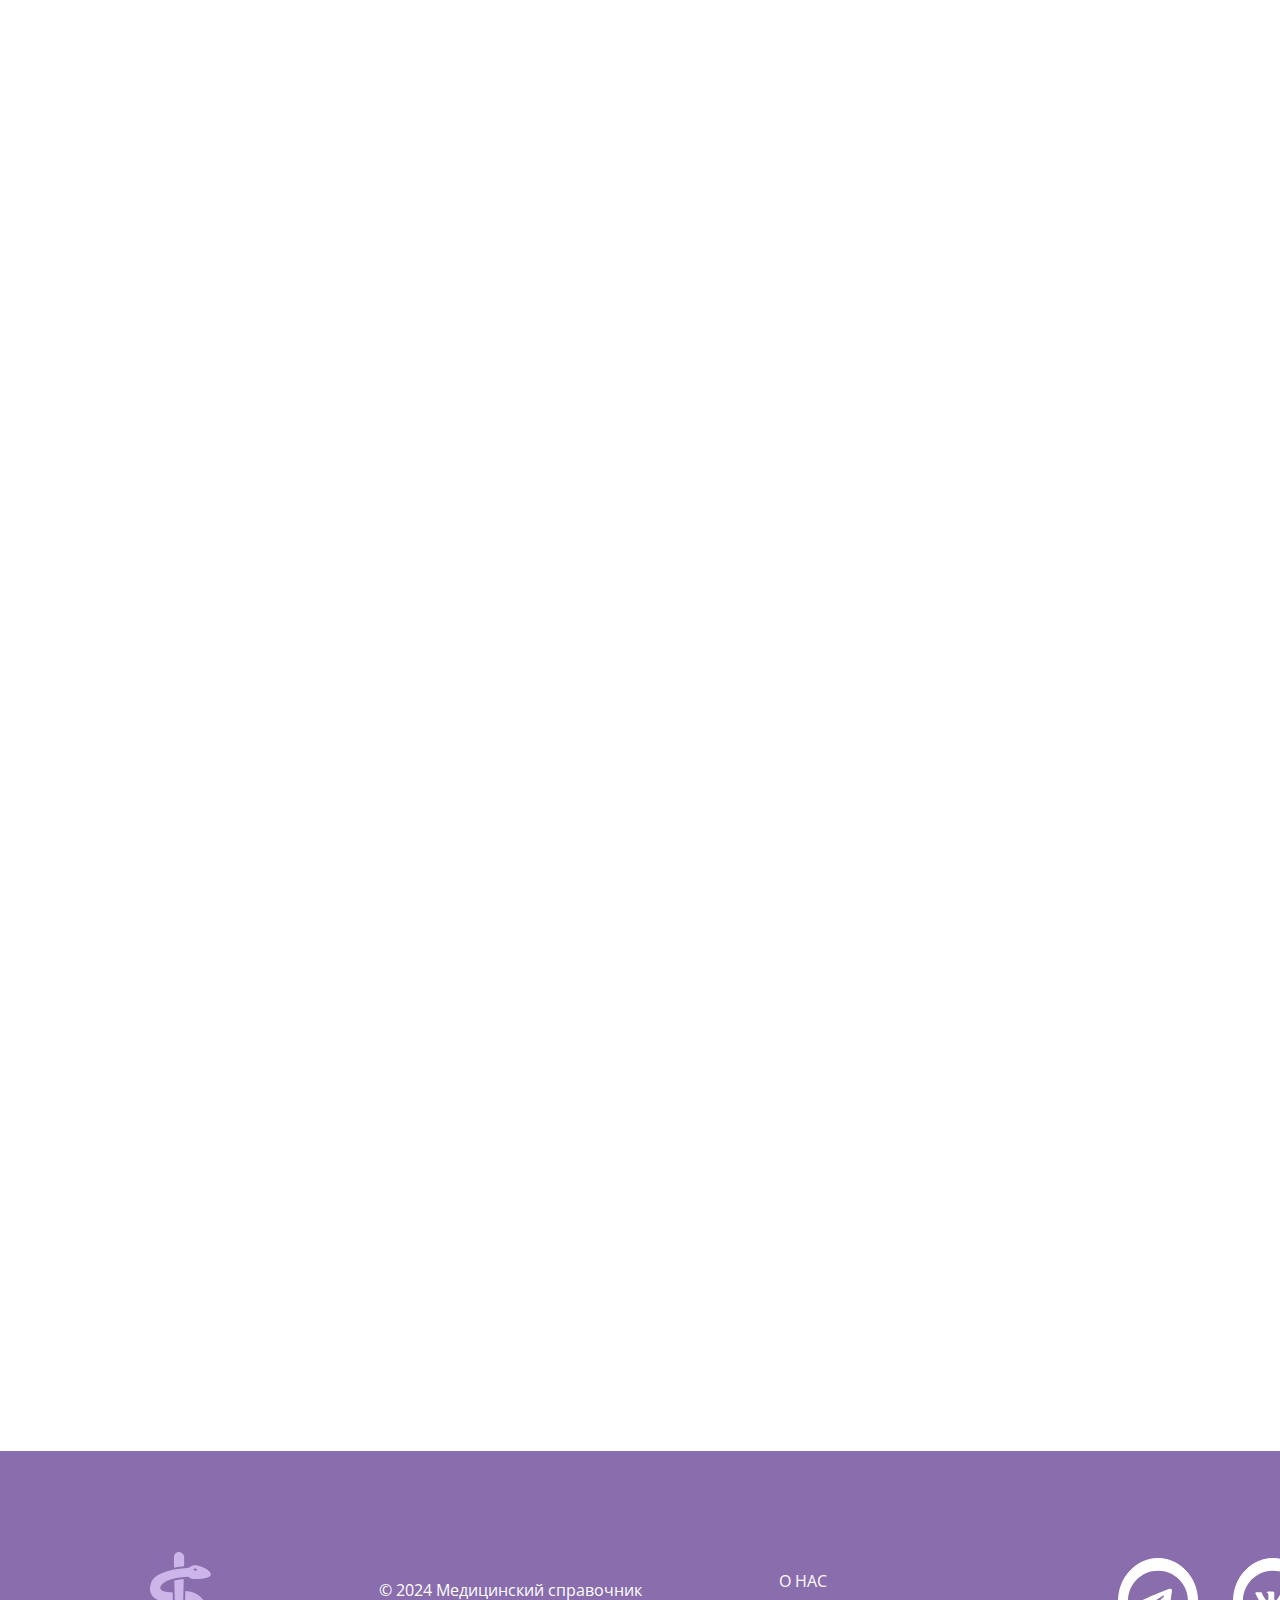
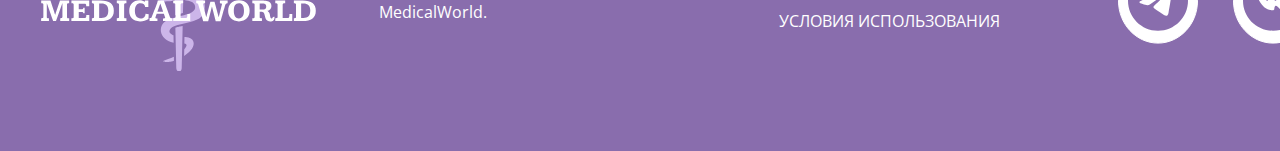
<file: surgery.html>
<!DOCTYPE html>
<html lang="ru">
<head>
    <meta charset="UTF-8">
    <meta name="viewport" content="width=device-width, initial-scale=1.0">
    <title>MedicalWorld</title><link rel="shortcut icon" href="/img/logomini.svg" />
    <link rel="stylesheet" href="/style.css">
    <meta name="viewport" content="width=device-width">
    <link rel="preconnect" href="https://fonts.googleapis.com">
    <link rel="preconnect" href="https://fonts.gstatic.com" crossorigin>
    <link href="https://fonts.googleapis.com/css2?family=Open+Sans:ital,wght@0,300..800;1,300..800&display=swap" rel="stylesheet">
</head>
<body>

    <div class="wrapper">
        <header class="header">
            <div class="container">
                <div class="header-logo">
                    <a class="header-logo__img-link" href="/index.html">
                        <div class="header-logo__img">

                        </div>
                    </a>
                </div>
            </div>
        </header>

        <div class="wrapper__line">
            <hr size="4" color="#5213A3">
        </div>

        <div class="main">

            <div class="container">
                <div class="main-breadcrumbs">
                    <div class="main-breadcrumbs__link">
                        <div class="main-breadcrumbs__link1">
                            <a href="/index.html" class="kamerong">Главная</a>
                        </div>
                        <div class="main-breadcrumbs__link1-block">
                            
                        </div>
                        <div class="main-breadcrumbs__link1">
                            <p class="kamerong">/</p>
                        </div>
                        <div class="main-breadcrumbs__link1-block">
                            
                        </div>
                        <div class="main-breadcrumbs__link1">
                            <a href="" class="kameronf">Хирургия</a>
                        </div>
                    </div>
                </div>

                <div class="main-slider">
                    <div class="main-slider__block">
                        <div class="main-slider__block-img11">

                        </div>
                        <div class="main-slider__block-title">
                            <div class="main-slider__block-title1">
                                <p class="kameronw">Хирургия</p>
                            </div>
                        </div>
                    </div>
                </div>

                <div class="block">

                </div>

            </div>

            <div class="wrapper__line">
                <hr size="5" color="#5213A3">
            </div>

            <div class="block">

            </div>

            <div class="container">
                <div class="main-category-block22">

                    <div class="main-category-block-section1">
                        <div class="main-category-block1">

                            <div class="main-category-block1__details">
                                <details class="main-category-block1__details-list">
                                    <summary class="summary">
                                        <p class="kameronlist">Экстренная хирургия</p>
                                        <img src="/img/Vector.svg" alt="">
                                    </summary>
                                    <a href="/statesurgery/state surgery.html" class="kameronlistm">Экстренная хирургия</a>
                                </details>
                                <hr color="#5213A3" size="4" width="550px">
                            </div>
    
                            <div class="main-category-block1__details">
                                <details class="main-category-block1__details-list">
                                    <summary class="summary">
                                        <p class="kameronlist">Патологии кожи </p>
                                        <img src="/img/Vector.svg" alt="">
                                    </summary>
                                    <a href="" class="kameronlistm">Патологии кожи </a>
                                    
                                </details>
                                <hr color="#5213A3" size="4" width="550px">
                            </div>
    
                            <div class="main-category-block1__details">
                                <details class="main-category-block1__details-list">
                                    <summary class="summary">
                                        <p class="kameronlist">Хирургия грыж</p>
                                        <img src="/img/Vector.svg" alt="">
                                    </summary>
                                    <a href="" class="kameronlistm">Грыжа живота</a>
                                    
                                </details>
                                <hr color="#5213A3" size="4" width="550px">
                            </div>
    
                            <div class="main-category-block1__details">
                                <details class="main-category-block1__details-list">
                                    <summary class="summary">
                                        <p class="kameronlist">Абдоминальная хирургия </p>
                                        <img src="/img/Vector.svg" alt="">
                                    </summary>
                                    <a href="" class="kameronlistm">Абдоминальная хирургия </a>
                                    
                                </details>
                                <hr color="#5213A3" size="4" width="550px">
                            </div>
    
                            <div class="main-category-block1__details">
                                <details class="main-category-block1__details-list">
                                    <summary class="summary">
                                        <p class="kameronlist">Гнойная хирургия</p>
                                        <img src="/img/Vector.svg" alt="">
                                    </summary>
                                    <a href="" class="kameronlistm">Гнойная хирургия</a>
                                    
                                </details>
                                <hr color="#5213A3" size="4" width="550px">
                            </div>
                            
                        </div>


                        <div class="main-category-block1">

                            <div class="main-category-block1__details">
                                <details class="main-category-block1__details-list">
                                    <summary class="summary">
                                        <p class="kameronlist">Робот-ассистированная хирургия </p>
                                        <img src="/img/Vector.svg" alt="">
                                    </summary>
                                    <a href="" class="kameronlistm">Робот-ассистированная хирургия </a>
                                    
                                </details>
                                <hr color="#5213A3" size="4" width="550px">
                            </div>
    
                            <div class="main-category-block1__details">
                                <details class="main-category-block1__details-list">
                                    <summary class="summary">
                                        <p class="kameronlist">Трансплантология </p>
                                        <img src="/img/Vector.svg" alt="">
                                    </summary>
                                    <a href="" class="kameronlistm">Трансплантология </a>
                                    
                                </details>
                                <hr color="#5213A3" size="4" width="550px">
                            </div>
    
                            <div class="main-category-block1__details">
                                <details class="main-category-block1__details-list">
                                    <summary class="summary">
                                        <p class="kameronlist">Анестезия и реанимация</p>
                                        <img src="/img/Vector.svg" alt="">
                                    </summary>
                                    <a href="" class="kameronlistm">Местная анестезия </a>
                                    <a href="" class="kameronlistm">Общий наркоз</a>
                                    <a href="" class="kameronlistm">Сердечно-легочная реанимация и ИТ</a>
                                </details>
                                <hr color="#5213A3" size="4" width="550px">
                            </div>
    
                        </div>

                    </div>
                    



                    
                </div>
            </div>

        </div>

        

        <div class="block">

        </div>

        <footer class="footer">
            <div class="container">
                <div class="footer-content">

                    <div class="footer-content__info1">
                        <a href="footer-content__info1-link">
                            <div class="footer-content__info-logo">
                            
                            </div>
                        </a>
                    </div>
                    

                        <div class="footer-content__info">
                            <div class="footer-content__info-title">
                                <div class="footer-content__info-title1">
                                    <div class="footer-content__info-title1-block">
                                        <a href="" class="link-info">
                                            <p class="kameronwf">© 2024 Медицинский справочник MedicalWorld. </p>
                                        </a>
                                    </div>
                                </div>
                                
                            </div>
                        </div>

                        <div class="footer-content__info">
                            <div class="footer-content__info-title">
                                <div class="footer-content__info-title1">
                                    <div class="footer-content__info-title1-block">
                                        <a href="" class="link-info">
                                            <p class="kameronwf">О НАС</p>
                                        </a>
                                    </div>
                                </div>
                                <div class="footer-content__info-title1">
                                    <div class="footer-content__info-title1-block">
                                        <a href="" class="link-info">
                                            <p class="kameronwf">УСЛОВИЯ ИСПОЛЬЗОВАНИЯ</p>
                                        </a>
                                    </div>
                                </div>
                            </div>
                        </div>
                        
                        <div class="footer-content__info">
                            <div class="footer-content__info-link">
                                <div class="footer-content__info-links">
                                    <div class="footer-content__info-links-mini">
                                        <a href="footer-content__info-link">
                                            <div class="footer-content__info-link1">
                                        
                                            </div>
                                        </a>
                                        <a href="footer-content__info-link">
                                            <div class="footer-content__info-link2">
                                            
                                            </div>
                                        </a>
                                    </div>
                                </div>
                            </div>
                        </div>

                </div>
            </div>
        </footer>
    </div>
    
</body>
</html>
</file>
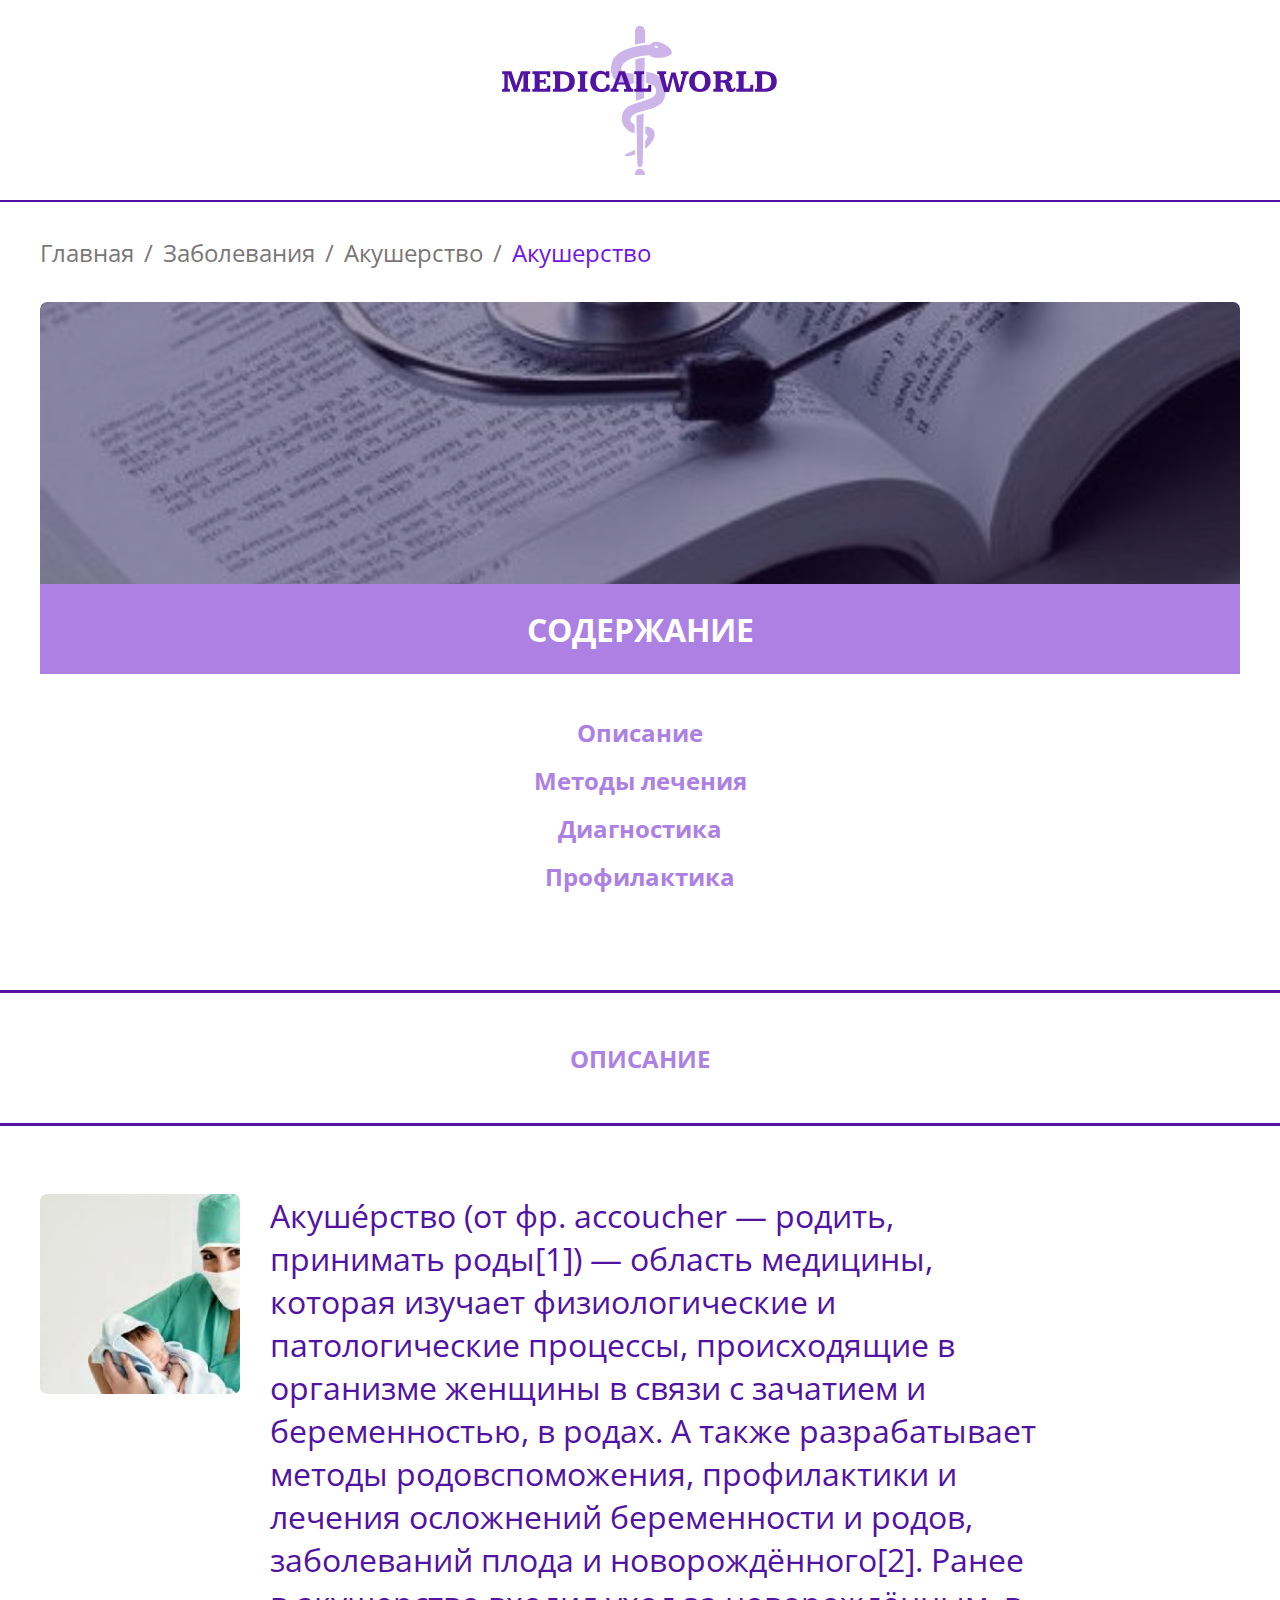
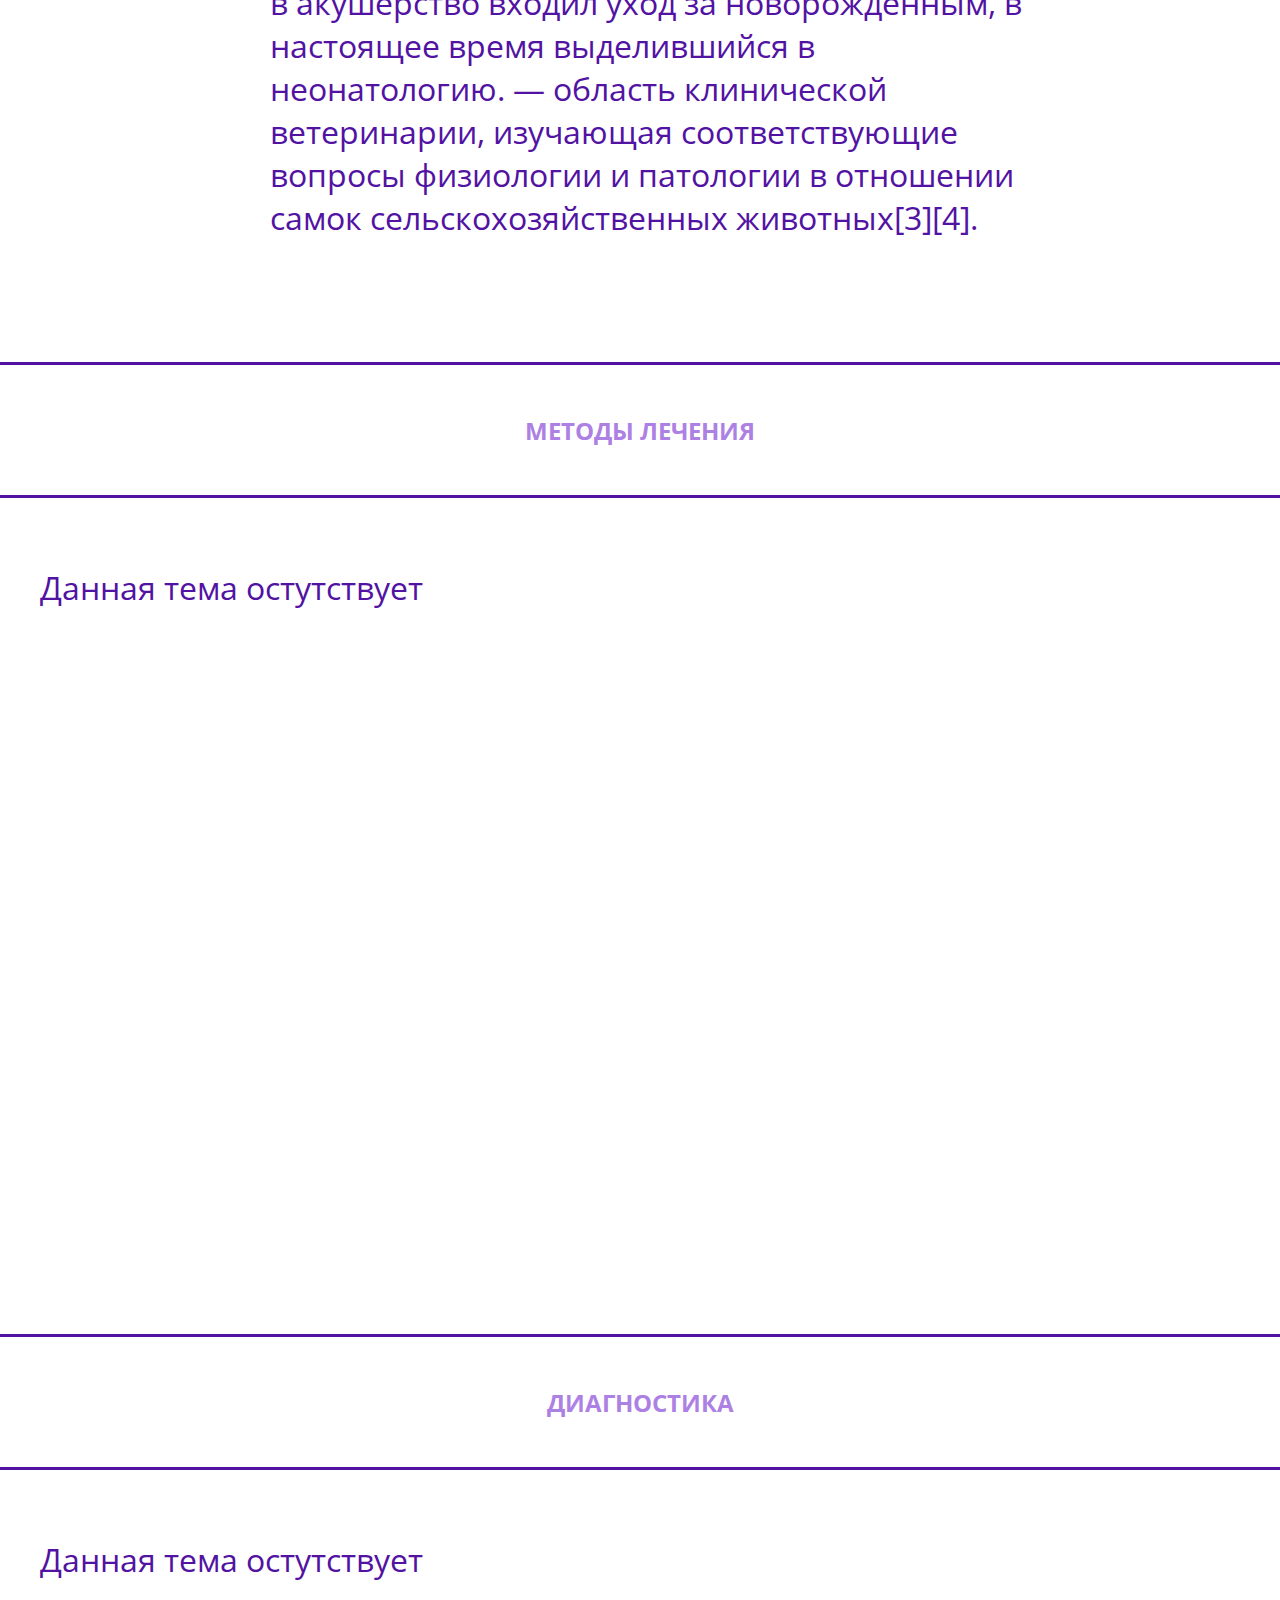
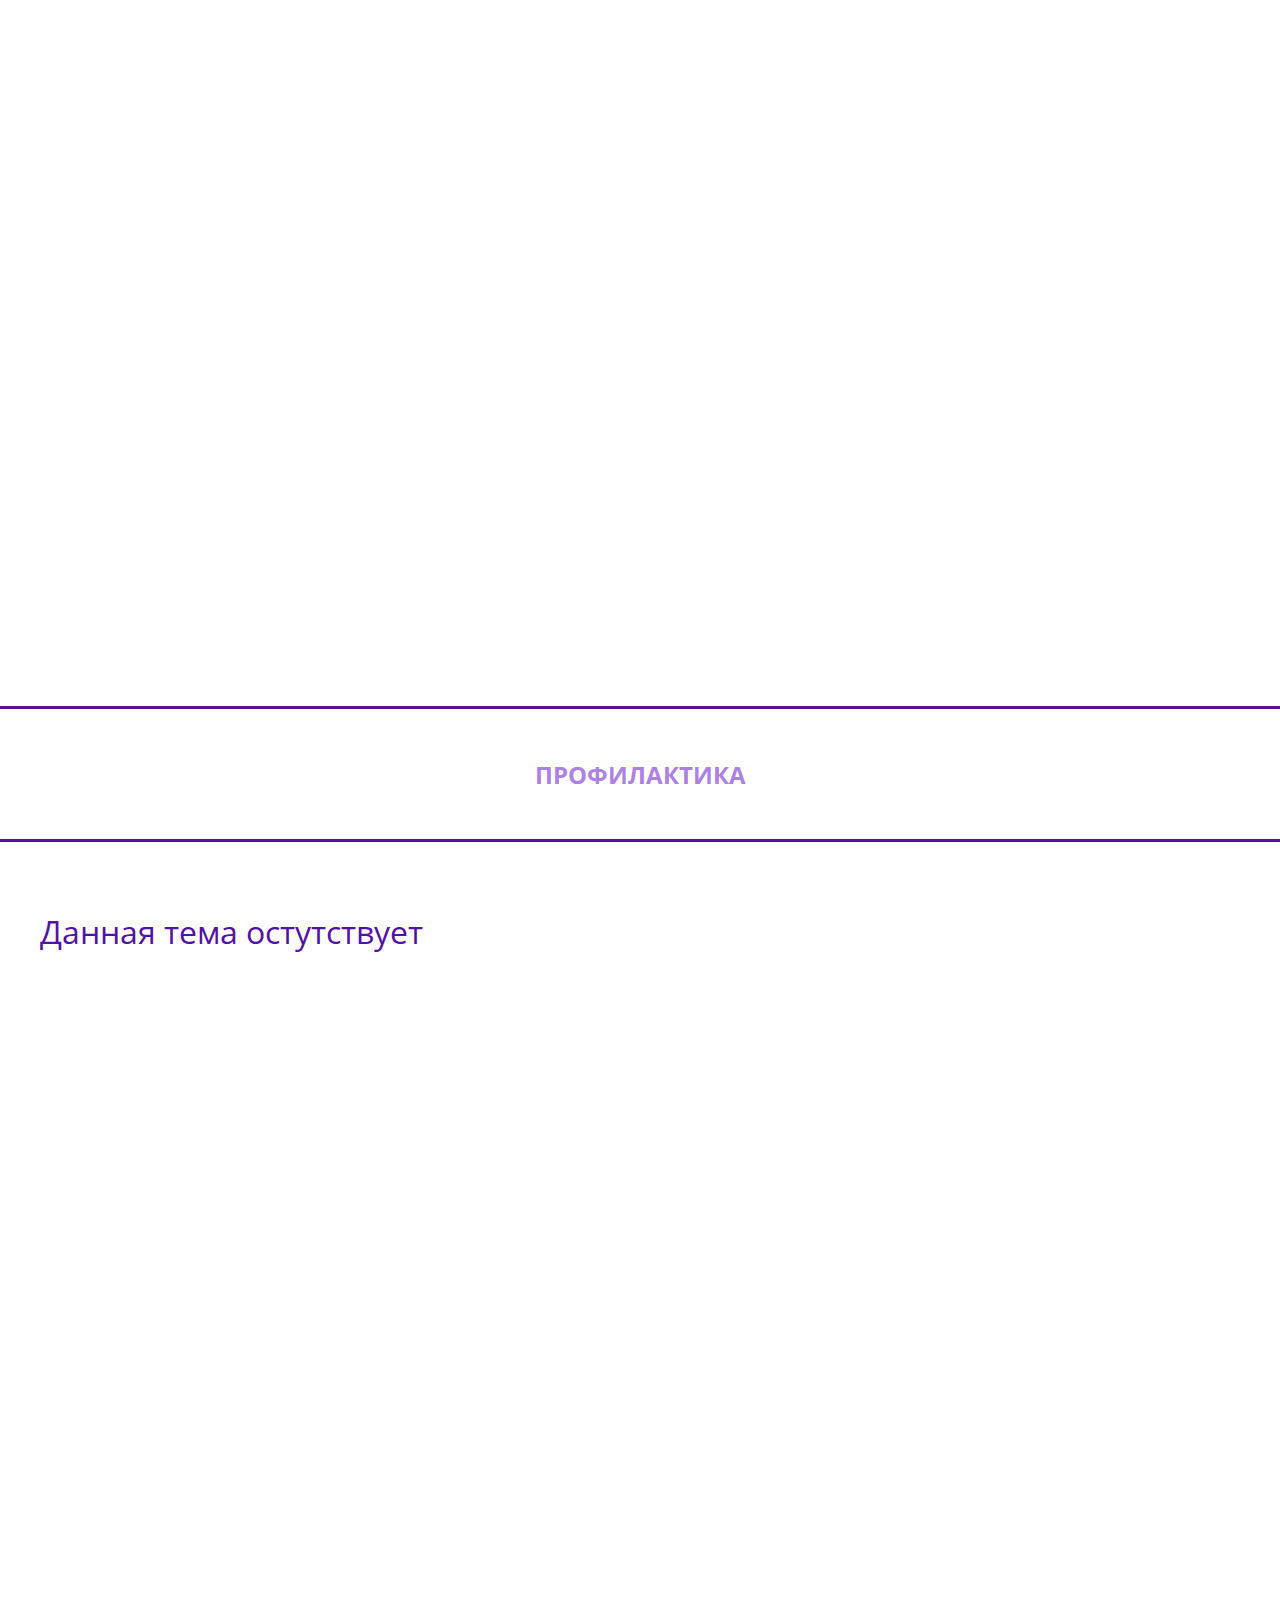
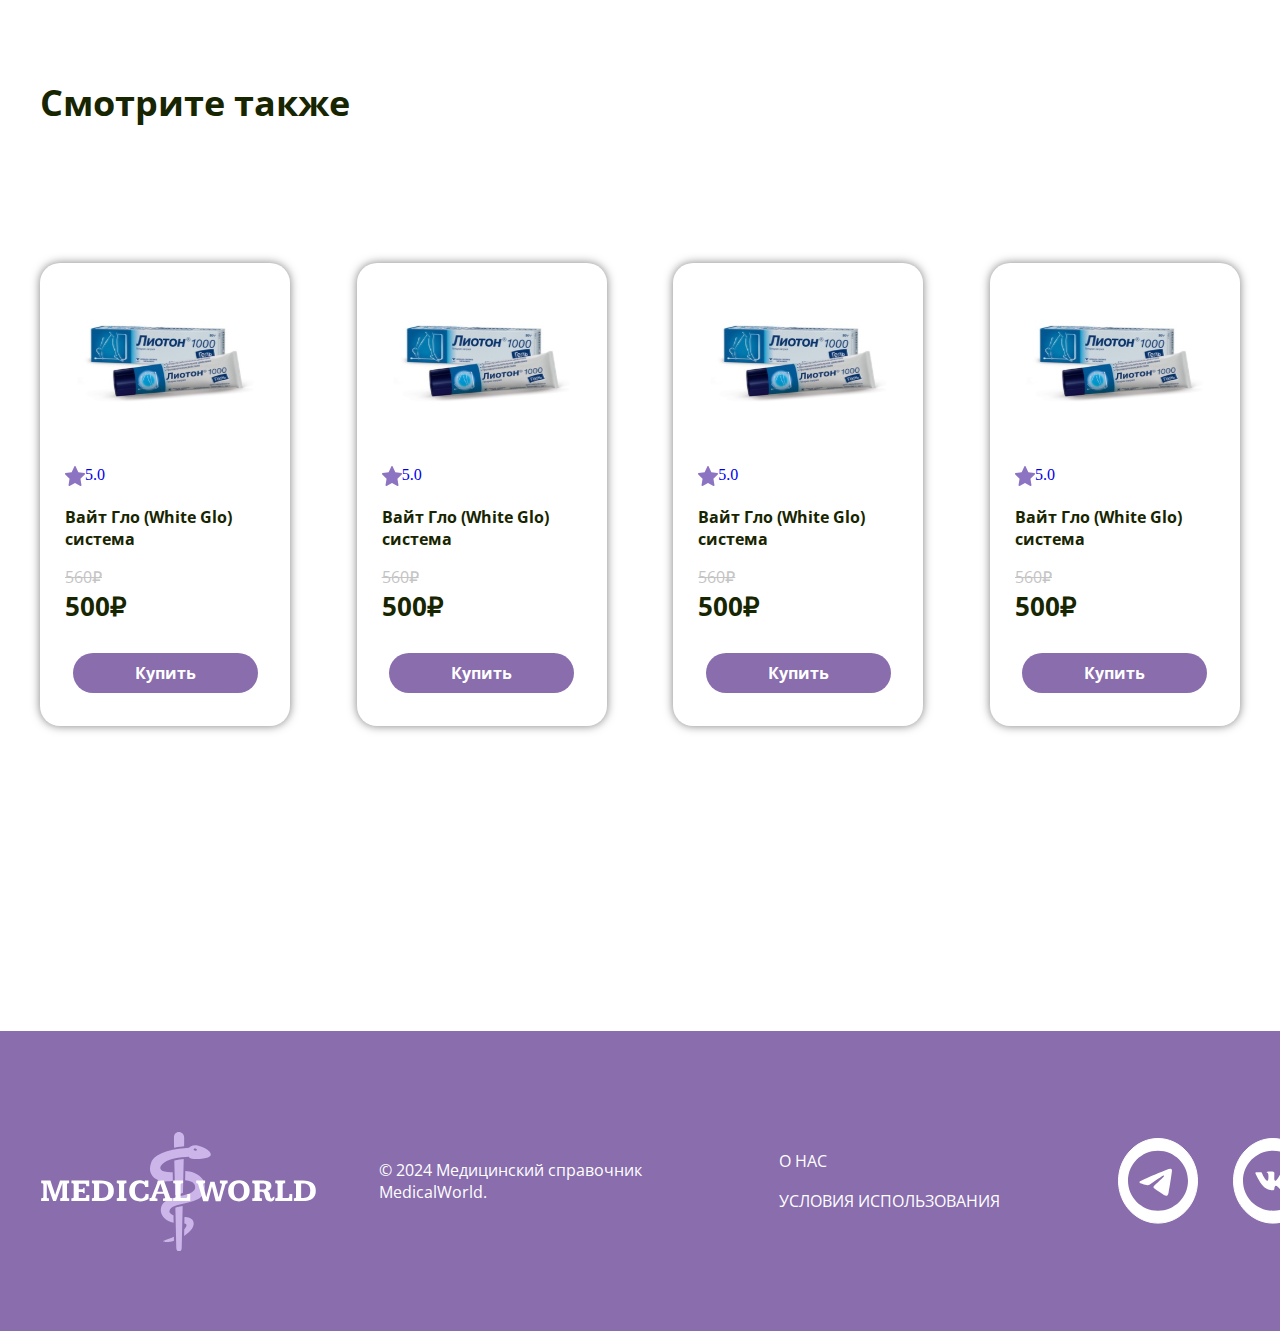
<file: statediseases/state.html>
<!DOCTYPE html>
<html lang="ru">
<head>
    <meta charset="UTF-8">
    <meta name="viewport" content="width=device-width, initial-scale=1.0">
    <title>MedicalWorld</title>
    <link rel="shortcut icon" href="/img/logomini.svg" />
    <link rel="stylesheet" href="/style.css">
    <meta name="viewport" content="width=device-width">
    <link rel="preconnect" href="https://fonts.googleapis.com">
    <link rel="preconnect" href="https://fonts.gstatic.com" crossorigin>
    <link href="https://fonts.googleapis.com/css2?family=Open+Sans:ital,wght@0,300..800;1,300..800&display=swap" rel="stylesheet">
</head>
<body>

    <div class="wrapper">
        <header class="header">
            <div class="container">
                <div class="header-logo">
                    <a class="header-logo__img-link" href="/index.html">
                        <div class="header-logo__img">

                        </div>
                    </a>
                </div>
            </div>
        </header>

        <div class="wrapper__line">
            <hr size="4" color="#5213A3">
        </div>

        <div class="main">

            <div class="container">
                <div class="main-breadcrumbs">
                    <div class="main-breadcrumbs__link">
                        <div class="main-breadcrumbs__link1">
                            <a href="/index.html" class="kamerong">Главная</a>
                        </div>
                        <div class="main-breadcrumbs__link1-block">
                            
                        </div>
                        <div class="main-breadcrumbs__link1">
                            <p class="kamerong">/</p>
                        </div>
                        <div class="main-breadcrumbs__link1-block">
                            
                        </div>
                        <div class="main-breadcrumbs__link1">
                            <a href="/diseases.html" class="kamerong">Заболевания</a>
                        </div>
                        <div class="main-breadcrumbs__link1-block">
                            
                        </div>
                        <div class="main-breadcrumbs__link1">
                            <p class="kamerong">/</p>
                        </div>
                        <div class="main-breadcrumbs__link1-block">
                            
                        </div>
                        <div class="main-breadcrumbs__link1">
                            <a href="/index.html" class="kamerong">Акушерство</a>
                        </div>
                        <div class="main-breadcrumbs__link1-block">
                            
                        </div>
                        <div class="main-breadcrumbs__link1">
                            <p class="kamerong">/</p>
                        </div>
                        <div class="main-breadcrumbs__link1-block">
                            
                        </div>
                        <div class="main-breadcrumbs__link1">
                            <a href="" class="kameronf">Акушерство</a>
                        </div>
                    </div>
                </div>

                <div class="main-slider1">
                    <div class="main-slider__block">
                        <div class="main-slider__block-img1">

                        </div>
                        <div class="main-slider__block-title">
                            <div class="main-slider__block-title1">
                                <p class="kameronw">СОДЕРЖАНИЕ</p>
                            </div>
                        </div>
                    </div>
                </div>

                <div class="main-content-block">
                    <div class="main-content-block-list">
                        <div class="main-content-block-list1">
                            <a href="#link1" class="kameronstate1">Описание</a>
                        </div>

                        <div class="main-content-block-list1">
                            <a href="#link2" class="kameronstate1">Методы лечения</a>
                        </div>

                        <div class="main-content-block-list1">
                            <a href="#link3" class="kameronstate1">Диагностика</a>
                        </div>

                        <div class="main-content-block-list1">
                            <a href="#link4" class="kameronstate1">Профилактика</a>
                        </div>
                    </div>
                </div>

                <div class="block">

                </div>

            </div>

            <div class="wrapper__line">
                <hr size="5" color="#5213A3">
            </div>

            <div class="block-title">
                <div class="block-title1">
                    <p class="kameronstate1" id="link1">ОПИСАНИЕ</p>
                </div>
            </div>

            <div class="wrapper__line">
                <hr size="5" color="#5213A3">
            </div>

            <div class="block">

            </div>

            <div class="container">
                <div class="block-info1">
                    <div class="block-info1-content">
                        <div class="block-info1-content-img">
                            <img src="/img/state11.png" alt="" class="block-info1-content-img">
                        </div>
                        
                        <div class="block-info1-content-text">
                            <p class="kameronstatef">Акуше́рство (от фр. accoucher — родить, принимать роды[1]) — область медицины, которая изучает физиологические и патологические процессы, происходящие в организме женщины в связи с зачатием и беременностью, в родах. А также разрабатывает методы родовспоможения, профилактики и лечения осложнений беременности и родов, заболеваний плода и новорождённого[2]. Ранее в акушерство входил уход за новорождённым, в настоящее время выделившийся в неонатологию.  — область клинической ветеринарии, изучающая соответствующие вопросы физиологии и патологии в отношении самок сельскохозяйственных животных[3][4].</p>
                        </div>
                    </div>
                </div>
            </div>
            

            <div class="block">

            </div>

            <div class="wrapper__line">
                <hr size="5" color="#5213A3">
            </div>

            <div class="block-title">
                <div class="block-title1">
                    <p class="kameronstate1" id="link2">МЕТОДЫ ЛЕЧЕНИЯ</p>
                </div>
            </div>

            <div class="wrapper__line">
                <hr size="5" color="#5213A3">
            </div>

            <div class="block">

            </div>

            <div class="container">
                <div class="block-info2">
                    <div class="block-info2-content">
                        
                        <div class="block-info1-content-text2">
                            <p class="kameronstatef">Данная тема остутствует</p>
                        </div>
                    </div>
                </div>
            </div>
            

            <div class="block">

            </div>

            <div class="wrapper__line">
                <hr size="5" color="#5213A3">
            </div>

            <div class="block-title">
                <div class="block-title1">
                    <p class="kameronstate1" id="link3">ДИАГНОСТИКА</p>
                </div>
            </div>

            <div class="wrapper__line">
                <hr size="5" color="#5213A3">
            </div>

            <div class="block">

            </div>

            <div class="container">
                <div class="block-info2">
                    <div class="block-info2-content">
                        
                        <div class="block-info1-content-text2">
                            <p class="kameronstatef">Данная тема остутствует</p>
                        </div>
                    </div>
                </div>
            </div>

            <div class="block">

            </div>

            <div class="wrapper__line">
                <hr size="5" color="#5213A3">
            </div>

            <div class="block-title">
                <div class="block-title1">
                    <p class="kameronstate1" id="link4">ПРОФИЛАКТИКА</p>
                </div>
            </div>

            <div class="wrapper__line">
                <hr size="5" color="#5213A3">
            </div>

            <div class="block">

            </div>

            <div class="container">
                <div class="block-info2">
                    <div class="block-info2-content">
                        
                        <div class="block-info1-content-text2">
                            <p class="kameronstatef">Данная тема остутствует</p>
                        </div>
                    </div>
                </div>
            </div>

            <div class="block">

            </div>

            <div class="container">
                <div class="main_apteka-block-catalog__title">
                    <p class="aptkameron2">Смотрите также</p>

                </div>

                <div class="block">

                </div>

                <div class="block">

                </div>

                <div class="main_apteka-block-more">

                    <a href="/product.html" class="main_apteka-block-catalog__region-line-link">
                        <div class="main_apteka-block-catalog__region-line-item">
                            <div class="main_apteka-block-catalog__region-line-item-logo">
                                <img src="/img/logo-product.svg" alt="">
                            </div>
                            <div class="main_apteka-block-catalog__region-line-item-status">
                                <img src="/img/status-logo.svg" alt="">
                                <p>5.0</p>
                            </div>
                            <div class="main_apteka-block-catalog__region-line-item-name">
                                <p class="aptkameron6">Вайт Гло (White Glo) система</p>
                            </div>
                            <div class="main_apteka-block-catalog__region-line-item-price">
                                <p class="aptkameron5">560₽</p>
                                <p class="aptkameron4">500₽</p>
                            </div>
                            <div class="main_apteka-block-catalog__region-line-item-button">
                                <button class="item-button">Купить</button>
                            </div>
                        </div>
                    </a>
                    <a href="/product.html" class="main_apteka-block-catalog__region-line-link">
                        <div class="main_apteka-block-catalog__region-line-item">
                            <div class="main_apteka-block-catalog__region-line-item-logo">
                                <img src="/img/logo-product.svg" alt="">
                            </div>
                            <div class="main_apteka-block-catalog__region-line-item-status">
                                <img src="/img/status-logo.svg" alt="">
                                <p>5.0</p>
                            </div>
                            <div class="main_apteka-block-catalog__region-line-item-name">
                                <p class="aptkameron6">Вайт Гло (White Glo) система</p>
                            </div>
                            <div class="main_apteka-block-catalog__region-line-item-price">
                                <p class="aptkameron5">560₽</p>
                                <p class="aptkameron4">500₽</p>
                            </div>
                            <div class="main_apteka-block-catalog__region-line-item-button">
                                <button class="item-button">Купить</button>
                            </div>
                        </div>
                    </a>
                    <a href="/product.html" class="main_apteka-block-catalog__region-line-link">
                        <div class="main_apteka-block-catalog__region-line-item">
                            <div class="main_apteka-block-catalog__region-line-item-logo">
                                <img src="/img/logo-product.svg" alt="">
                            </div>
                            <div class="main_apteka-block-catalog__region-line-item-status">
                                <img src="/img/status-logo.svg" alt="">
                                <p>5.0</p>
                            </div>
                            <div class="main_apteka-block-catalog__region-line-item-name">
                                <p class="aptkameron6">Вайт Гло (White Glo) система</p>
                            </div>
                            <div class="main_apteka-block-catalog__region-line-item-price">
                                <p class="aptkameron5">560₽</p>
                                <p class="aptkameron4">500₽</p>
                            </div>
                            <div class="main_apteka-block-catalog__region-line-item-button">
                                <button class="item-button">Купить</button>
                            </div>
                        </div>
                    </a>
                    <a href="/product.html" class="main_apteka-block-catalog__region-line-link">
                        <div class="main_apteka-block-catalog__region-line-item">
                            <div class="main_apteka-block-catalog__region-line-item-logo">
                                <img src="/img/logo-product.svg" alt="">
                            </div>
                            <div class="main_apteka-block-catalog__region-line-item-status">
                                <img src="/img/status-logo.svg" alt="">
                                <p>5.0</p>
                            </div>
                            <div class="main_apteka-block-catalog__region-line-item-name">
                                <p class="aptkameron6">Вайт Гло (White Glo) система</p>
                            </div>
                            <div class="main_apteka-block-catalog__region-line-item-price">
                                <p class="aptkameron5">560₽</p>
                                <p class="aptkameron4">500₽</p>
                            </div>
                            <div class="main_apteka-block-catalog__region-line-item-button">
                                <button class="item-button">Купить</button>
                            </div>
                        </div>
                    </a>

                    
                </div>
            </div>


        </div>

        

        <div class="block">

        </div>

        <footer class="footer">
            <div class="container">
                <div class="footer-content">


                    <div class="footer-content__info1">
                        <a href="footer-content__info1-link">
                            <div class="footer-content__info-logo">
                            
                            </div>
                        </a>
                    </div>
                    

                        <div class="footer-content__info">
                            <div class="footer-content__info-title">
                                <div class="footer-content__info-title1">
                                    <div class="footer-content__info-title1-block">
                                        <a href="" class="link-info">
                                            <p class="kameronwf">© 2024 Медицинский справочник MedicalWorld. </p>
                                        </a>
                                    </div>
                                </div>
                                
                            </div>
                        </div>

                        <div class="footer-content__info">
                            <div class="footer-content__info-title">
                                <div class="footer-content__info-title1">
                                    <div class="footer-content__info-title1-block">
                                        <a href="" class="link-info">
                                            <p class="kameronwf">О НАС</p>
                                        </a>
                                    </div>
                                </div>
                                <div class="footer-content__info-title1">
                                    <div class="footer-content__info-title1-block">
                                        <a href="" class="link-info">
                                            <p class="kameronwf">УСЛОВИЯ ИСПОЛЬЗОВАНИЯ</p>
                                        </a>
                                    </div>
                                </div>
                            </div>
                        </div>
                        
                        <div class="footer-content__info">
                            <div class="footer-content__info-link">
                                <div class="footer-content__info-links">
                                    <div class="footer-content__info-links-mini">
                                        <a href="footer-content__info-link">
                                            <div class="footer-content__info-link1">
                                        
                                            </div>
                                        </a>
                                        <a href="footer-content__info-link">
                                            <div class="footer-content__info-link2">
                                            
                                            </div>
                                        </a>
                                    </div>
                                </div>
                            </div>
                        </div>

                        

                </div>
            </div>
        </footer>
    </div>
    
</body>
</html>
</file>
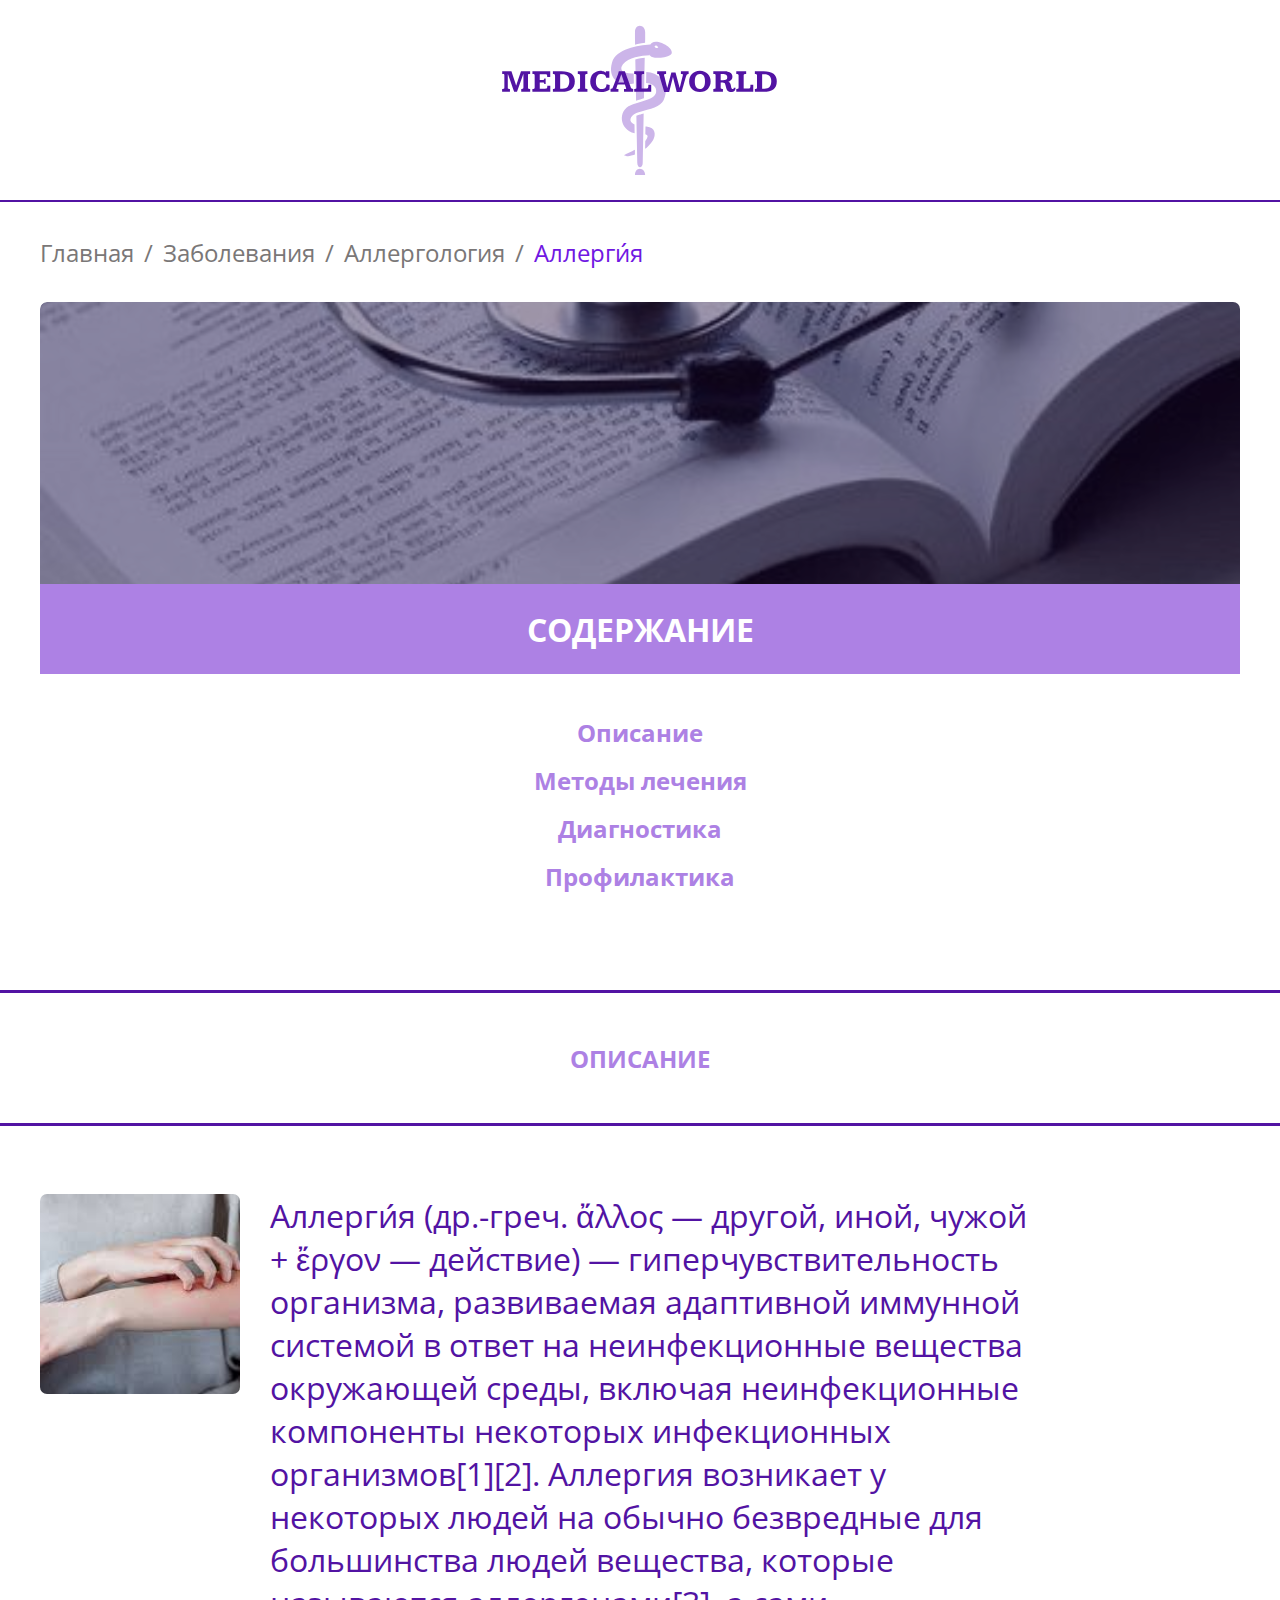
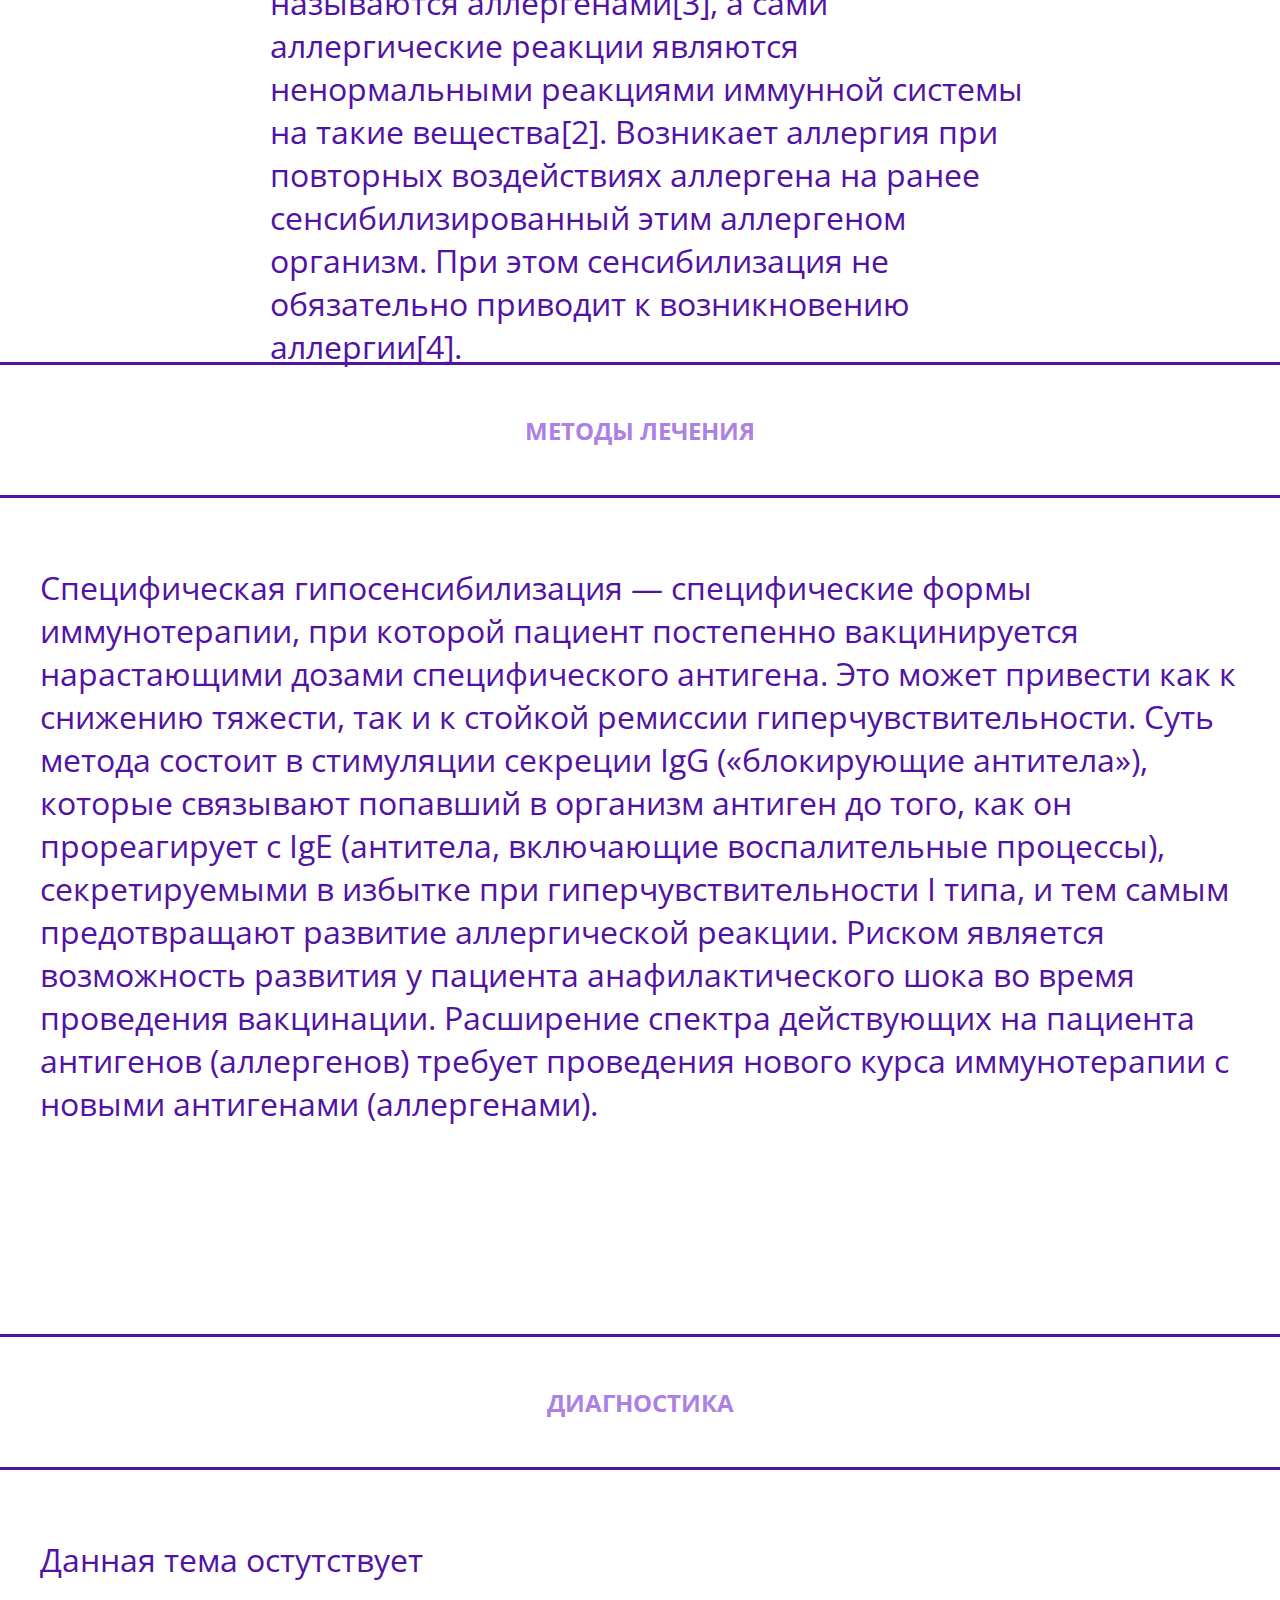
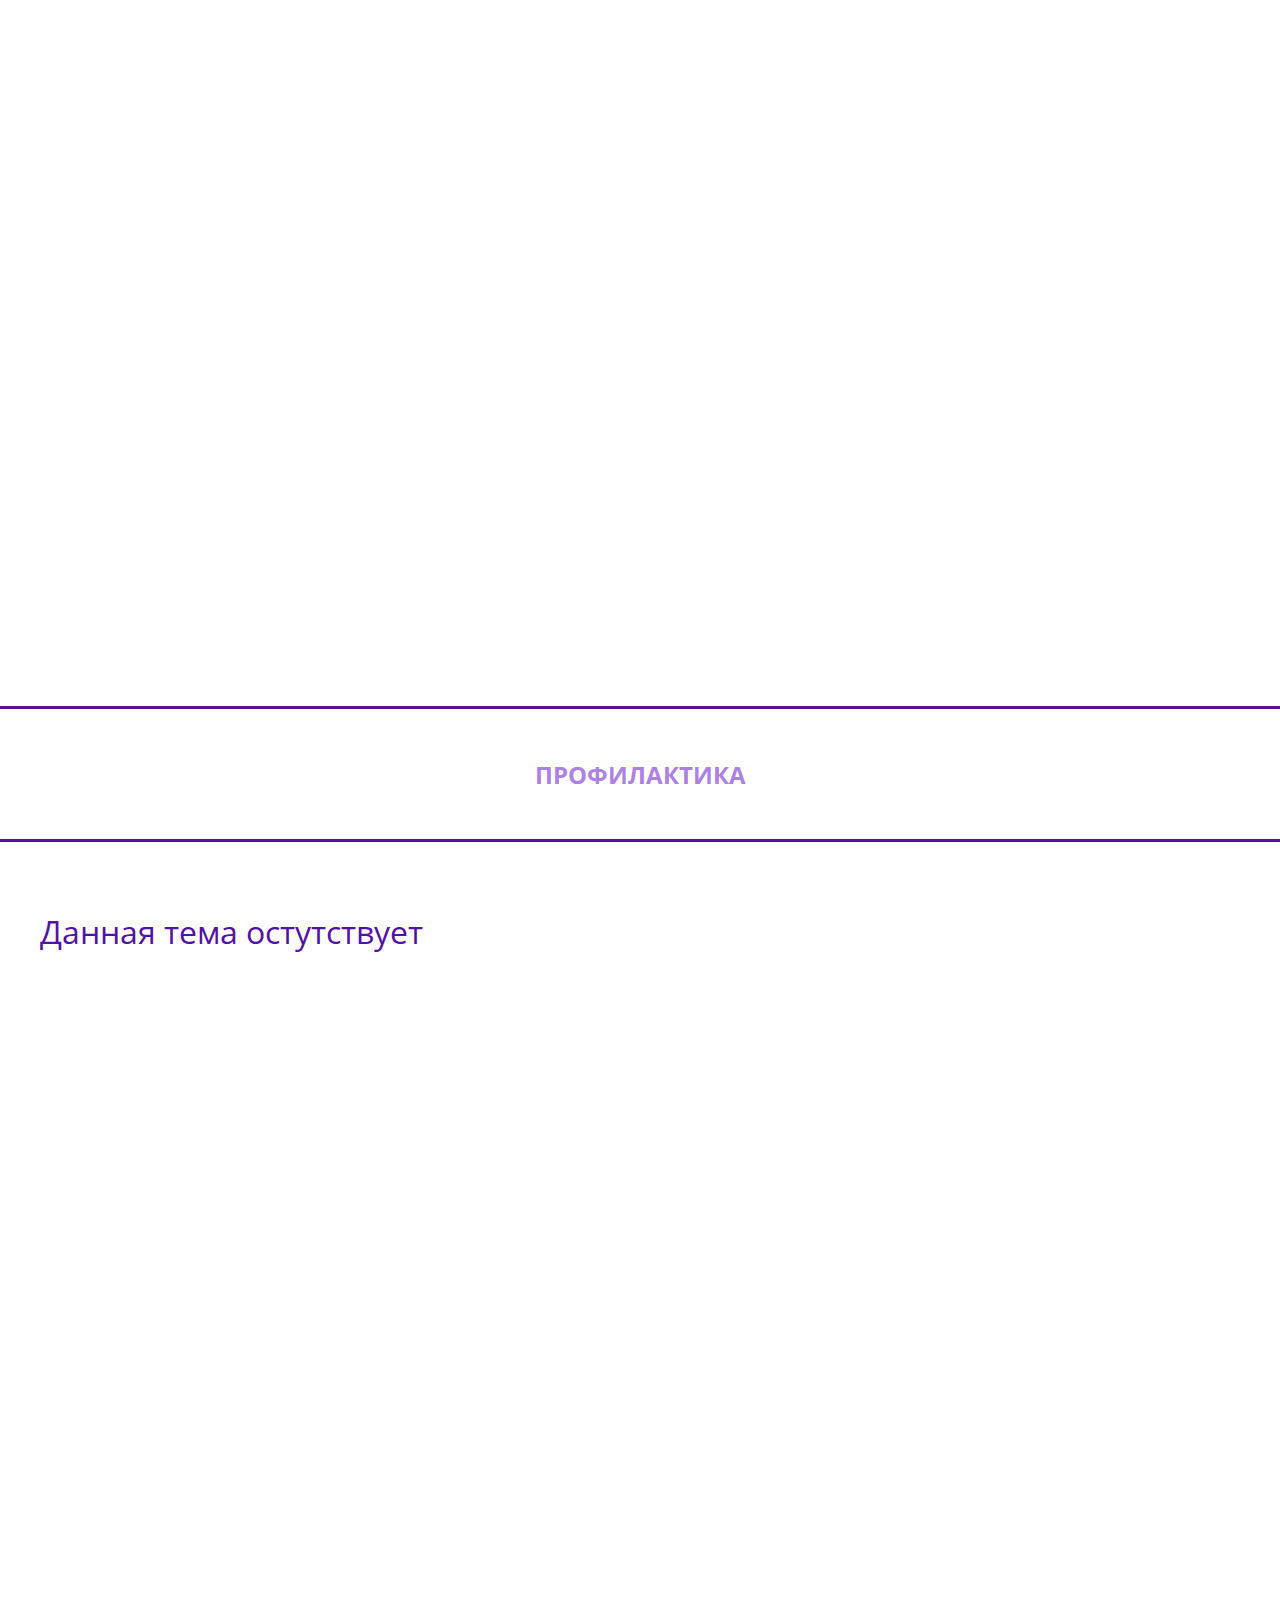
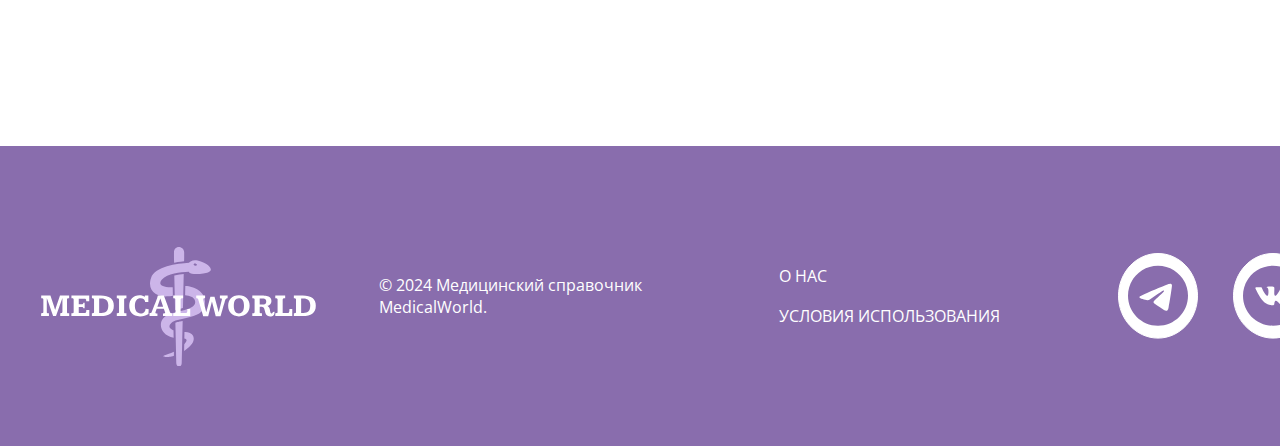
<file: statediseases/state12.html>
<!DOCTYPE html>
<html lang="ru">
<head>
    <meta charset="UTF-8">
    <meta name="viewport" content="width=device-width, initial-scale=1.0">
    <title>MedicalWorld</title>
    <link rel="shortcut icon" href="/img/logomini.svg" />
    <link rel="stylesheet" href="/style.css">
    <meta name="viewport" content="width=device-width">
    <link rel="preconnect" href="https://fonts.googleapis.com">
    <link rel="preconnect" href="https://fonts.gstatic.com" crossorigin>
    <link href="https://fonts.googleapis.com/css2?family=Open+Sans:ital,wght@0,300..800;1,300..800&display=swap" rel="stylesheet">
</head>
<body>

    <div class="wrapper">
        <header class="header">
            <div class="container">
                <div class="header-logo">
                    <a class="header-logo__img-link" href="/index.html">
                        <div class="header-logo__img">

                        </div>
                    </a>
                </div>
            </div>
        </header>

        <div class="wrapper__line">
            <hr size="4" color="#5213A3">
        </div>

        <div class="main">

            <div class="container">
                <div class="main-breadcrumbs">
                    <div class="main-breadcrumbs__link">
                        <div class="main-breadcrumbs__link1">
                            <a href="/index.html" class="kamerong">Главная</a>
                        </div>
                        <div class="main-breadcrumbs__link1-block">
                            
                        </div>
                        <div class="main-breadcrumbs__link1">
                            <p class="kamerong">/</p>
                        </div>
                        <div class="main-breadcrumbs__link1-block">
                            
                        </div>
                        <div class="main-breadcrumbs__link1">
                            <a href="/diseases.html" class="kamerong">Заболевания</a>
                        </div>
                        <div class="main-breadcrumbs__link1-block">
                            
                        </div>
                        <div class="main-breadcrumbs__link1">
                            <p class="kamerong">/</p>
                        </div>
                        <div class="main-breadcrumbs__link1-block">
                            
                        </div>
                        <div class="main-breadcrumbs__link1">
                            <a href="/index.html" class="kamerong">Аллергология</a>
                        </div>
                        <div class="main-breadcrumbs__link1-block">
                            
                        </div>
                        <div class="main-breadcrumbs__link1">
                            <p class="kamerong">/</p>
                        </div>
                        <div class="main-breadcrumbs__link1-block">
                            
                        </div>
                        <div class="main-breadcrumbs__link1">
                            <a href="" class="kameronf">Аллерги́я</a>
                        </div>
                    </div>
                </div>

                <div class="main-slider1">
                    <div class="main-slider__block">
                        <div class="main-slider__block-img1">

                        </div>
                        <div class="main-slider__block-title">
                            <div class="main-slider__block-title1">
                                <p class="kameronw">СОДЕРЖАНИЕ</p>
                            </div>
                        </div>
                    </div>
                </div>

                <div class="main-content-block">
                    <div class="main-content-block-list">
                        <div class="main-content-block-list1">
                            <a href="#link1" class="kameronstate1">Описание</a>
                        </div>

                        <div class="main-content-block-list1">
                            <a href="#link2" class="kameronstate1">Методы лечения</a>
                        </div>

                        <div class="main-content-block-list1">
                            <a href="#link3" class="kameronstate1">Диагностика</a>
                        </div>

                        <div class="main-content-block-list1">
                            <a href="#link4" class="kameronstate1">Профилактика</a>
                        </div>
                    </div>
                </div>

                <div class="block">

                </div>

            </div>

            <div class="wrapper__line">
                <hr size="5" color="#5213A3">
            </div>

            <div class="block-title">
                <div class="block-title1">
                    <p class="kameronstate1" id="link1">ОПИСАНИЕ</p>
                </div>
            </div>

            <div class="wrapper__line">
                <hr size="5" color="#5213A3">
            </div>

            <div class="block">

            </div>

            <div class="container">
                <div class="block-info1">
                    <div class="block-info1-content">
                        <div class="block-info1-content-img">
                            <img src="/img/state222.svg" alt="" class="block-info1-content-img">
                        </div>
                        
                        <div class="block-info1-content-text">
                            <p class="kameronstatef">Аллерги́я (др.-греч. ἄλλος — другой, иной, чужой + ἔργον — действие) — гиперчувствительность организма, развиваемая адаптивной иммунной системой в ответ на неинфекционные вещества окружающей среды, включая неинфекционные компоненты некоторых инфекционных организмов[1][2]. Аллергия возникает у некоторых людей на обычно безвредные для большинства людей вещества, которые называются аллергенами[3], а сами аллергические реакции являются ненормальными реакциями иммунной системы на такие вещества[2]. Возникает аллергия при повторных воздействиях аллергена на ранее сенсибилизированный этим аллергеном организм. При этом сенсибилизация не обязательно приводит к возникновению аллергии[4].</p>
                        </div>
                    </div>
                </div>
            </div>
            

            <div class="block">

            </div>

            <div class="wrapper__line">
                <hr size="5" color="#5213A3">
            </div>

            <div class="block-title">
                <div class="block-title1">
                    <p class="kameronstate1" id="link2">МЕТОДЫ ЛЕЧЕНИЯ</p>
                </div>
            </div>

            <div class="wrapper__line">
                <hr size="5" color="#5213A3">
            </div>

            <div class="block">

            </div>

            <div class="container">
                <div class="block-info2">
                    <div class="block-info2-content">
                        
                        <div class="block-info1-content-text2">
                            <p class="kameronstatef">Специфическая гипосенсибилизация — специфические формы иммунотерапии, при которой пациент постепенно вакцинируется нарастающими дозами специфического антигена. Это может привести как к снижению тяжести, так и к стойкой ремиссии гиперчувствительности. Суть метода состоит в стимуляции секреции IgG («блокирующие антитела»), которые связывают попавший в организм антиген до того, как он прореагирует с IgE (антитела, включающие воспалительные процессы), секретируемыми в избытке при гиперчувствительности I типа, и тем самым предотвращают развитие аллергической реакции. Риском является возможность развития у пациента анафилактического шока во время проведения вакцинации. Расширение спектра действующих на пациента антигенов (аллергенов) требует проведения нового курса иммунотерапии с новыми антигенами (аллергенами).</p>
                        </div>
                    </div>
                </div>
            </div>
            

            <div class="block">

            </div>

            <div class="wrapper__line">
                <hr size="5" color="#5213A3">
            </div>

            <div class="block-title">
                <div class="block-title1">
                    <p class="kameronstate1" id="link3">ДИАГНОСТИКА</p>
                </div>
            </div>

            <div class="wrapper__line">
                <hr size="5" color="#5213A3">
            </div>

            <div class="block">

            </div>

            <div class="container">
                <div class="block-info2">
                    <div class="block-info2-content">
                        
                        <div class="block-info1-content-text2">
                            <p class="kameronstatef">Данная тема остутствует</p>
                        </div>
                    </div>
                </div>
            </div>

            <div class="block">

            </div>

            <div class="wrapper__line">
                <hr size="5" color="#5213A3">
            </div>

            <div class="block-title">
                <div class="block-title1">
                    <p class="kameronstate1" id="link4">ПРОФИЛАКТИКА</p>
                </div>
            </div>

            <div class="wrapper__line">
                <hr size="5" color="#5213A3">
            </div>

            <div class="block">

            </div>

            <div class="container">
                <div class="block-info2">
                    <div class="block-info2-content">
                        
                        <div class="block-info1-content-text2">
                            <p class="kameronstatef">Данная тема остутствует</p>
                        </div>
                    </div>
                </div>
            </div>

            <div class="block">

            </div>

            


        </div>

        

        <div class="block">

        </div>

        <footer class="footer">
            <div class="container">
                <div class="footer-content">


                    <div class="footer-content__info1">
                        <a href="footer-content__info1-link">
                            <div class="footer-content__info-logo">
                            
                            </div>
                        </a>
                    </div>
                    

                        <div class="footer-content__info">
                            <div class="footer-content__info-title">
                                <div class="footer-content__info-title1">
                                    <div class="footer-content__info-title1-block">
                                        <a href="" class="link-info">
                                            <p class="kameronwf">© 2024 Медицинский справочник MedicalWorld. </p>
                                        </a>
                                    </div>
                                </div>
                                
                            </div>
                        </div>

                        <div class="footer-content__info">
                            <div class="footer-content__info-title">
                                <div class="footer-content__info-title1">
                                    <div class="footer-content__info-title1-block">
                                        <a href="" class="link-info">
                                            <p class="kameronwf">О НАС</p>
                                        </a>
                                    </div>
                                </div>
                                <div class="footer-content__info-title1">
                                    <div class="footer-content__info-title1-block">
                                        <a href="" class="link-info">
                                            <p class="kameronwf">УСЛОВИЯ ИСПОЛЬЗОВАНИЯ</p>
                                        </a>
                                    </div>
                                </div>
                            </div>
                        </div>
                        
                        <div class="footer-content__info">
                            <div class="footer-content__info-link">
                                <div class="footer-content__info-links">
                                    <div class="footer-content__info-links-mini">
                                        <a href="footer-content__info-link">
                                            <div class="footer-content__info-link1">
                                        
                                            </div>
                                        </a>
                                        <a href="footer-content__info-link">
                                            <div class="footer-content__info-link2">
                                            
                                            </div>
                                        </a>
                                    </div>
                                </div>
                            </div>
                        </div>

                        

                </div>
            </div>
        </footer>
    </div>
    
</body>
</html>
</file>
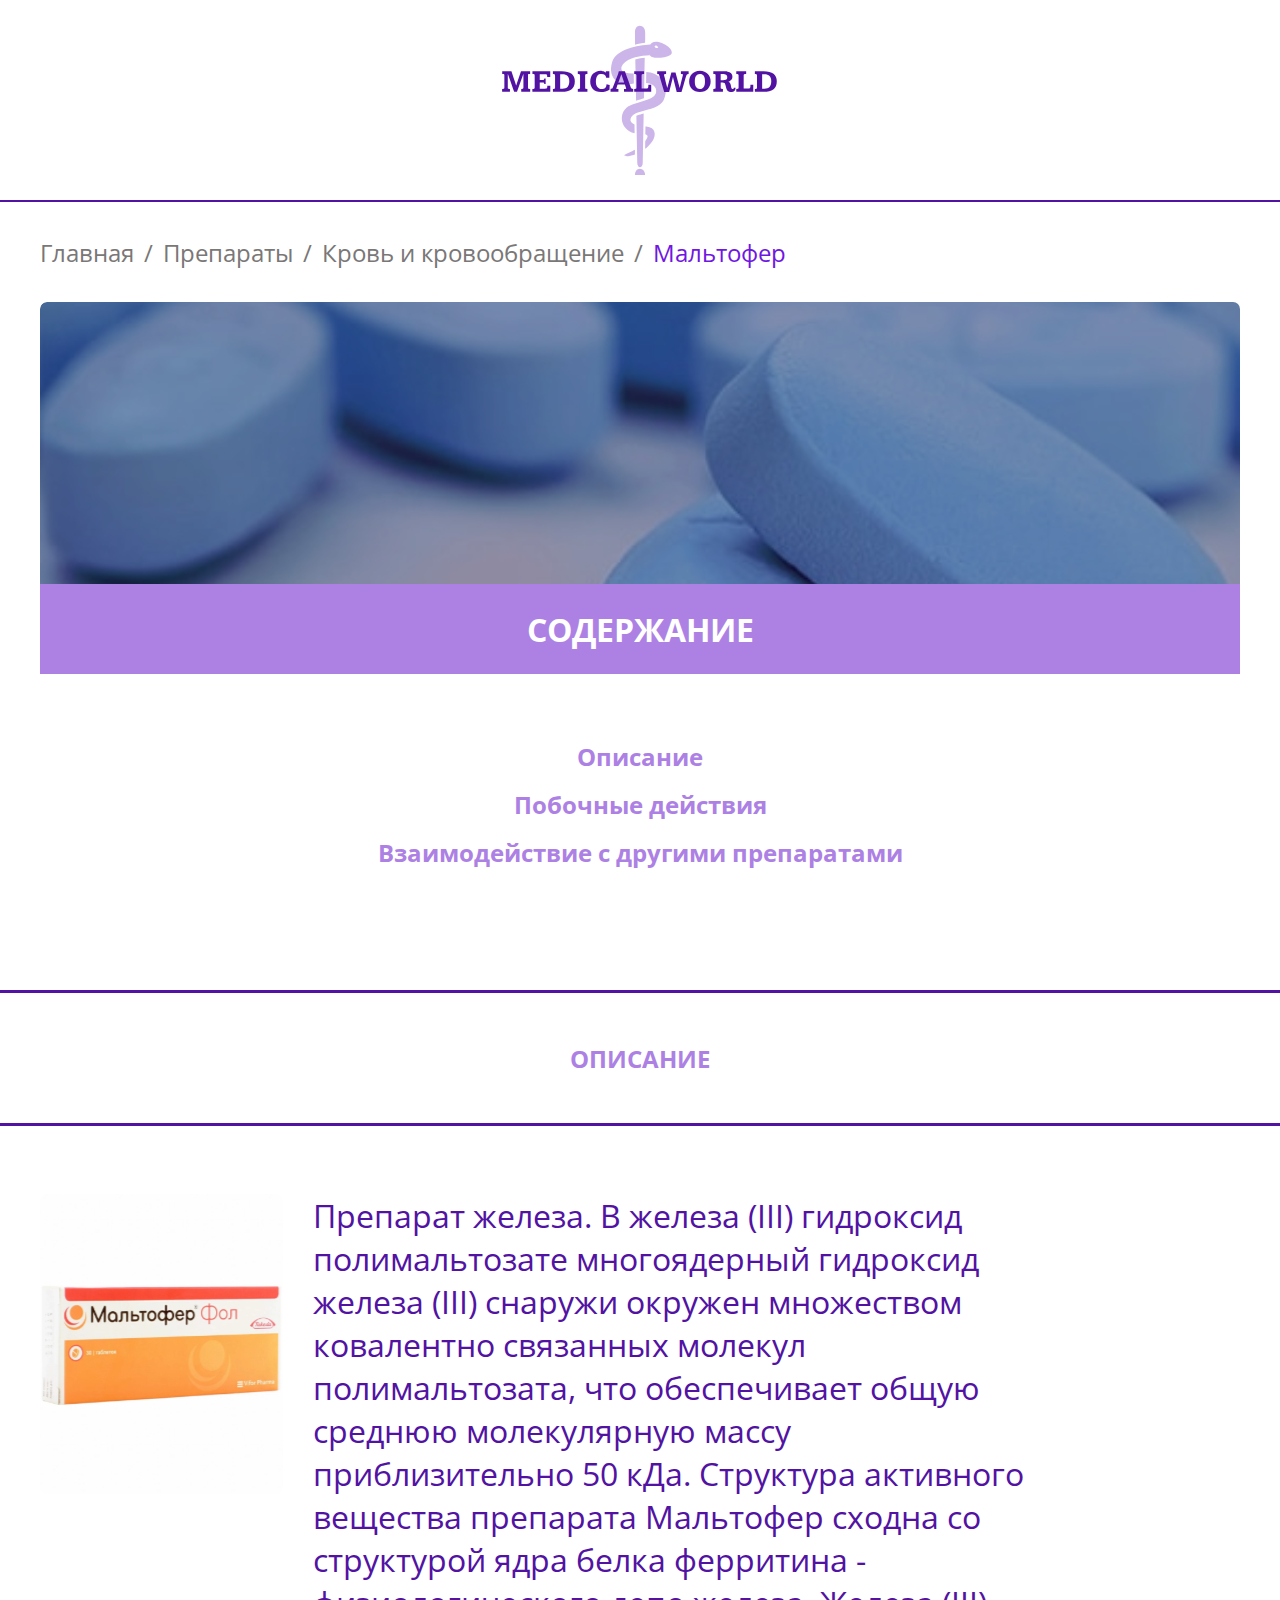
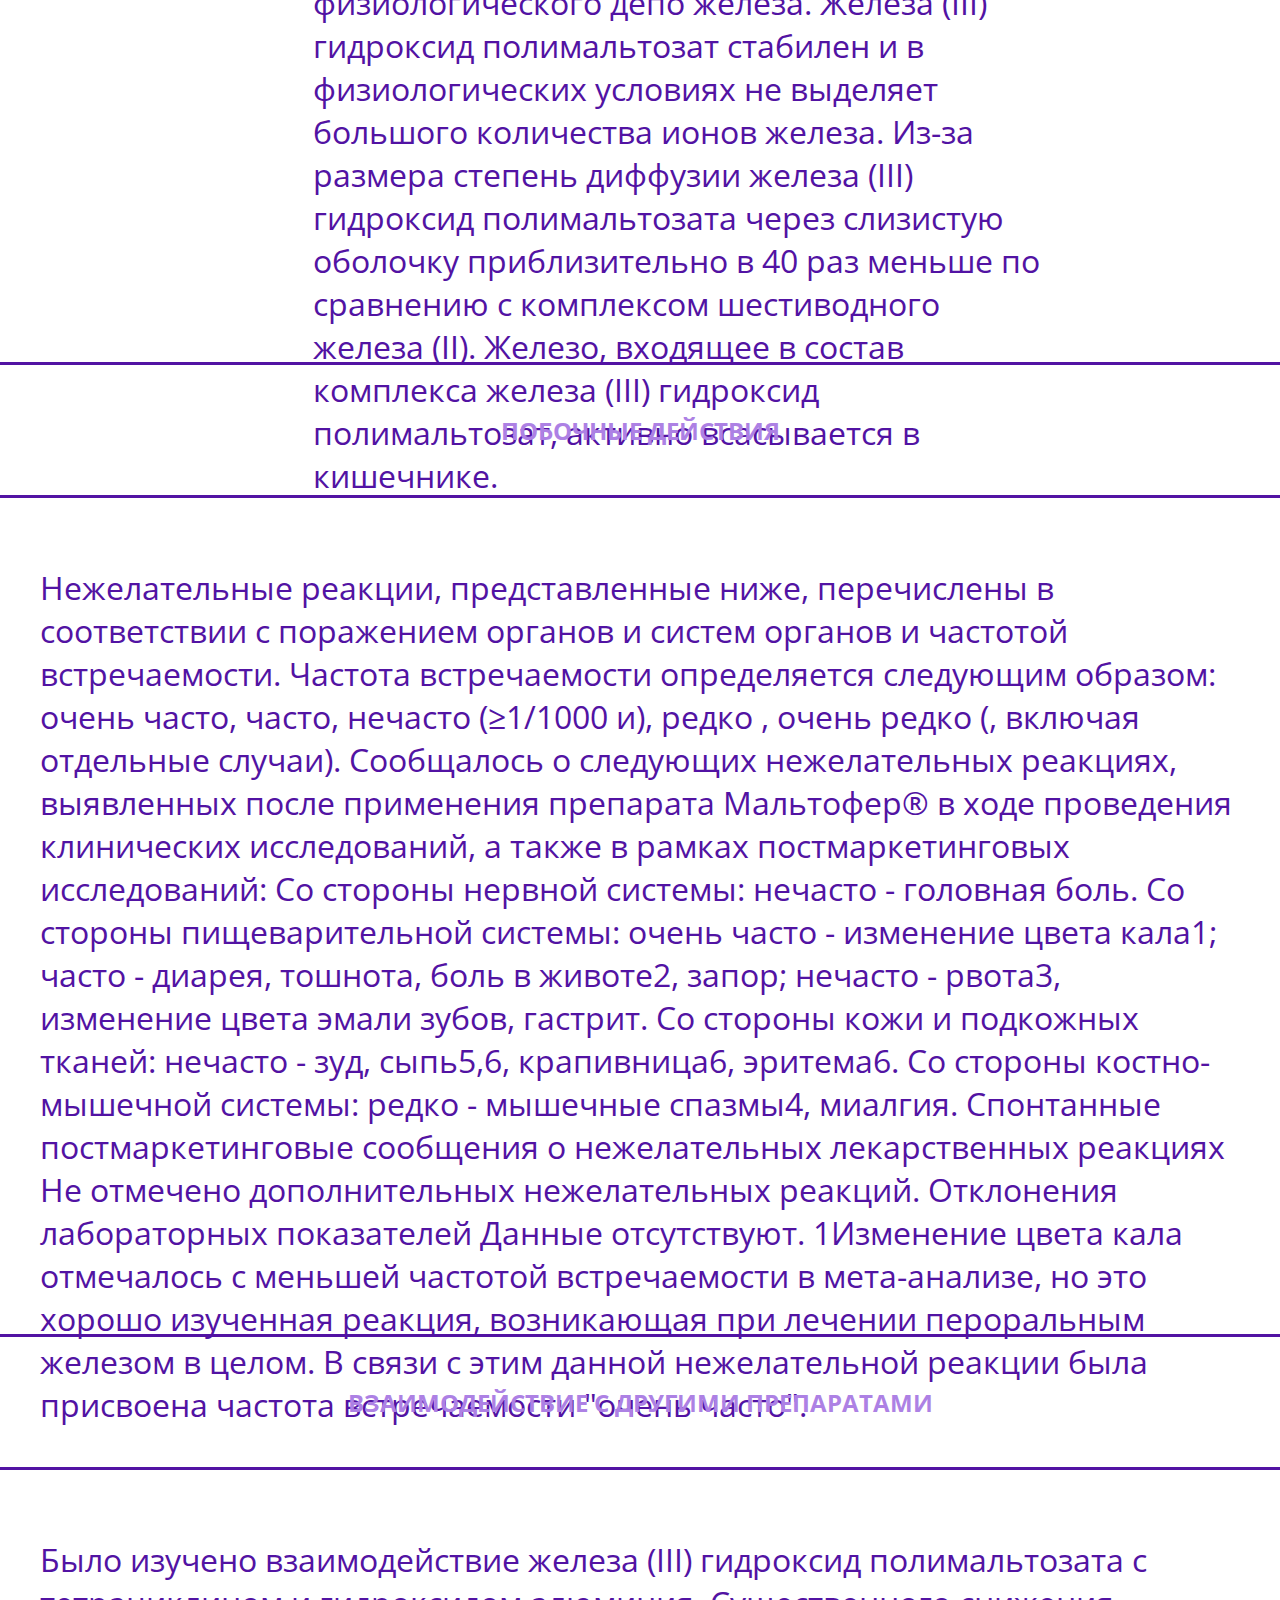
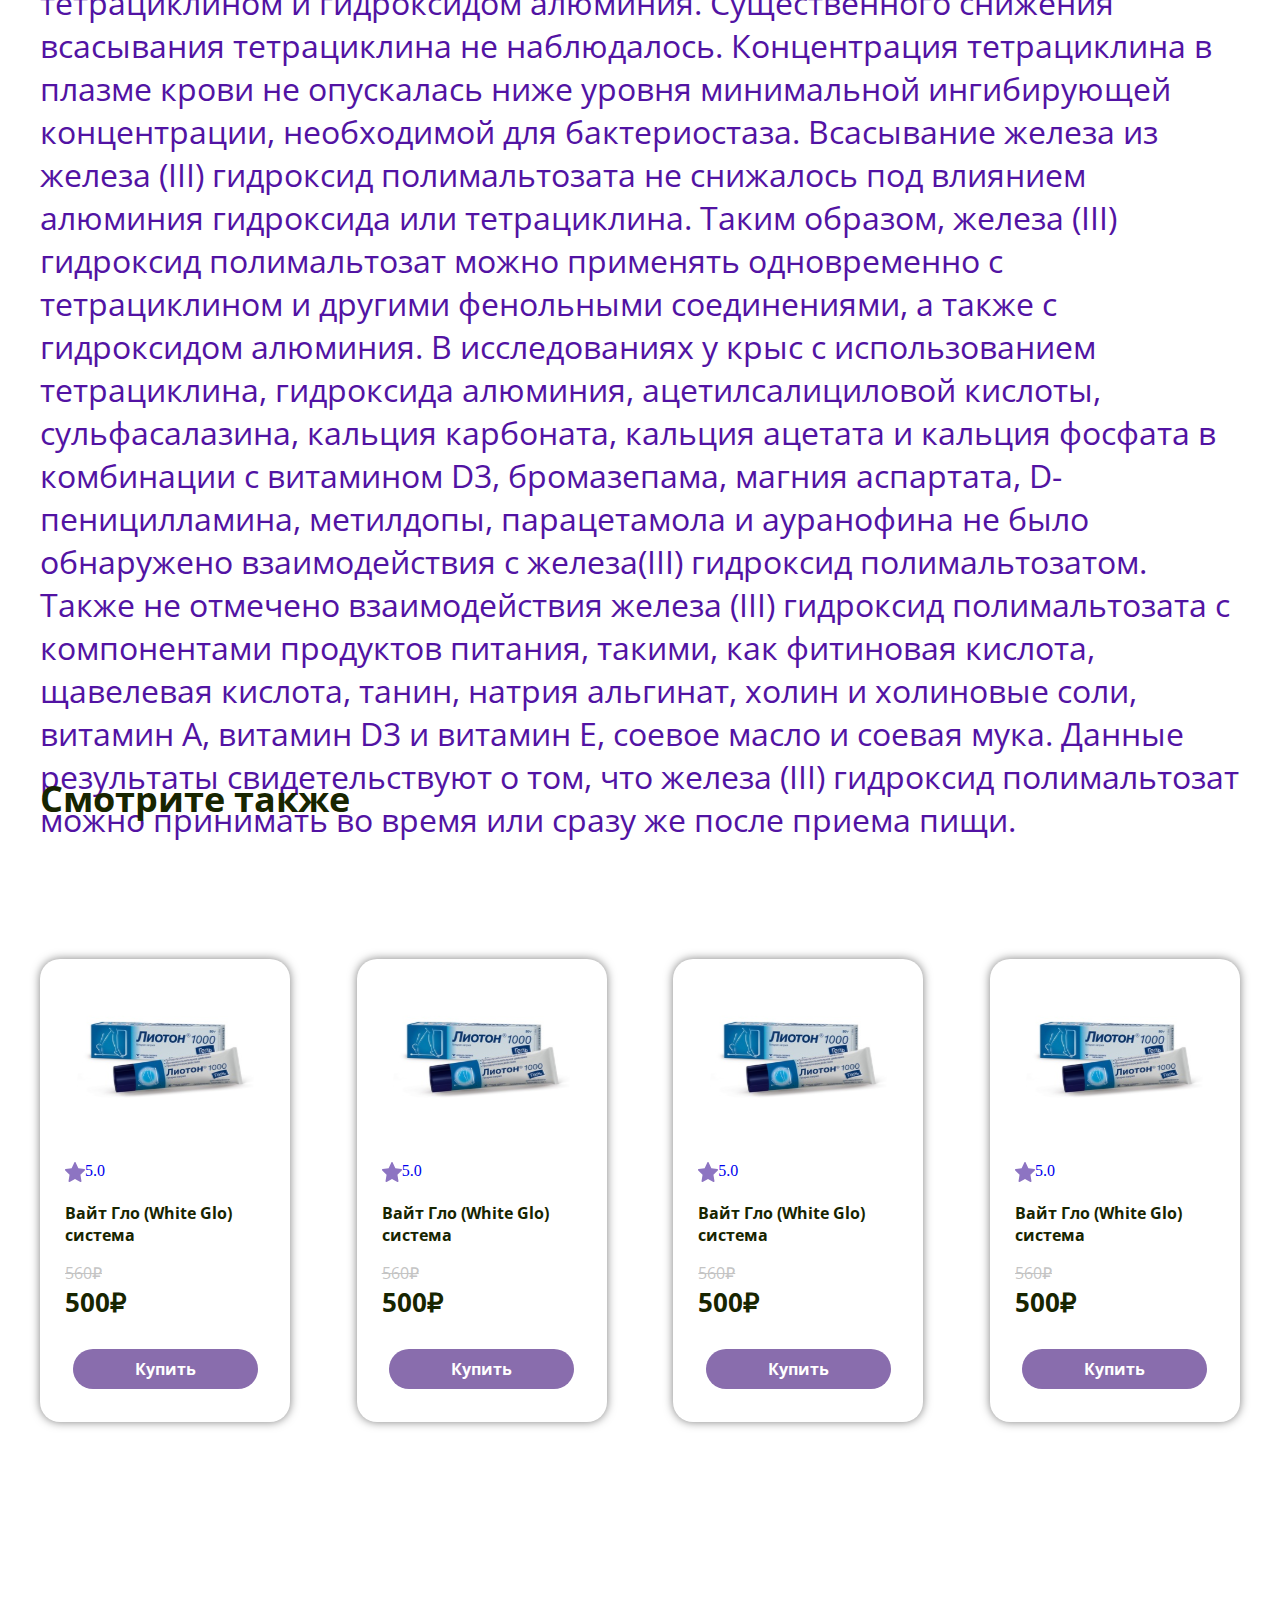
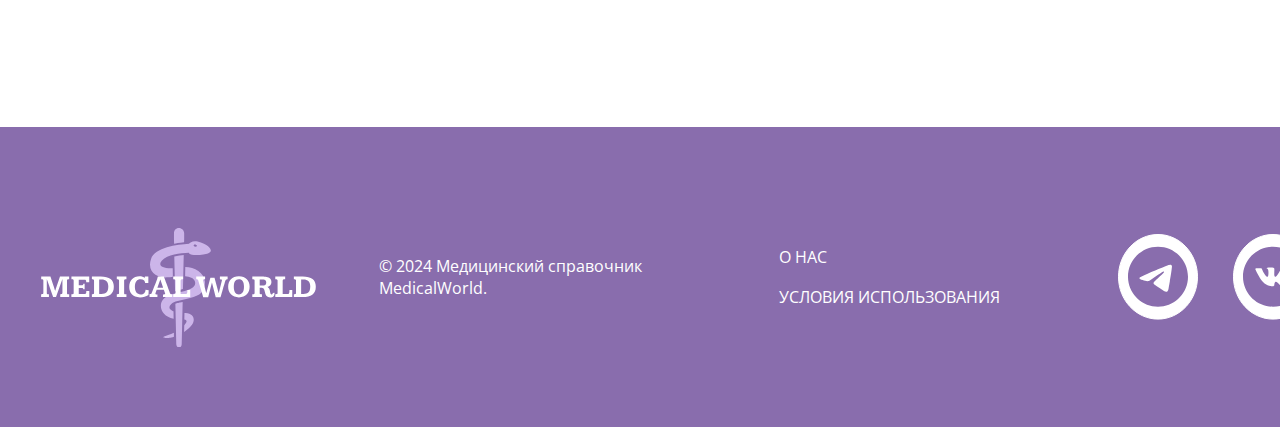
<file: statedrugs/state drugs.html>
<!DOCTYPE html>
<html lang="ru">
<head>
    <meta charset="UTF-8">
    <meta name="viewport" content="width=device-width, initial-scale=1.0">
    <title>MedicalWorld</title>
    <link rel="shortcut icon" href="/img/logomini.svg" />
    <link rel="stylesheet" href="/style.css">
    <meta name="viewport" content="width=device-width">
    <link rel="preconnect" href="https://fonts.googleapis.com">
    <link rel="preconnect" href="https://fonts.gstatic.com" crossorigin>
    <link href="https://fonts.googleapis.com/css2?family=Open+Sans:ital,wght@0,300..800;1,300..800&display=swap" rel="stylesheet">
</head>
<body>

    <div class="wrapper">
        <header class="header">
            <div class="container">
                <div class="header-logo">
                    <a class="header-logo__img-link" href="/index.html">
                        <div class="header-logo__img">

                        </div>
                    </a>
                </div>
            </div>
        </header>

        <div class="wrapper__line">
            <hr size="4" color="#5213A3">
        </div>

        <div class="main">

            <div class="container">
                <div class="main-breadcrumbs">
                    <div class="main-breadcrumbs__link">
                        <div class="main-breadcrumbs__link1">
                            <a href="/index.html" class="kamerong">Главная</a>
                        </div>
                        <div class="main-breadcrumbs__link1-block">
                            
                        </div>
                        <div class="main-breadcrumbs__link1">
                            <p class="kamerong">/</p>
                        </div>
                        <div class="main-breadcrumbs__link1-block">
                            
                        </div>
                        <div class="main-breadcrumbs__link1">
                            <a href="/surgery.html" class="kamerong">Препараты</a>
                        </div>
                        <div class="main-breadcrumbs__link1-block">
                            
                        </div>
                        <div class="main-breadcrumbs__link1">
                            <p class="kamerong">/</p>
                        </div>
                        <div class="main-breadcrumbs__link1-block">
                            
                        </div>
                        <div class="main-breadcrumbs__link1">
                            <a href="/index.html" class="kamerong">Кровь и кровообращение</a>
                        </div>
                        <div class="main-breadcrumbs__link1-block">
                            
                        </div>
                        <div class="main-breadcrumbs__link1">
                            <p class="kamerong">/</p>
                        </div>
                        <div class="main-breadcrumbs__link1-block">
                            
                        </div>
                        <div class="main-breadcrumbs__link1">
                            <a href="" class="kameronf">Мальтофер</a>
                        </div>
                    </div>
                </div>

                <div class="main-slider1">
                    <div class="main-slider__block">
                        <div class="main-slider__block-img3">

                        </div>
                        <div class="main-slider__block-title">
                            <div class="main-slider__block-title1">
                                <p class="kameronw">СОДЕРЖАНИЕ</p>
                            </div>
                        </div>
                    </div>
                </div>

                <div class="main-content-block">
                    <div class="main-content-block-list">
                        <div class="main-content-block-list1">
                            <a href="#link1" class="kameronstate1">Описание</a>
                        </div>

                        <div class="main-content-block-list1">
                            <a href="#link2" class="kameronstate1">Побочные действия</a>
                        </div>

                        <div class="main-content-block-list1">
                            <a href="#link3" class="kameronstate1">Взаимодействие с другими препаратами</a>
                        </div>

                    </div>
                </div>

                <div class="block">

                </div>

            </div>

            <div class="wrapper__line">
                <hr size="5" color="#5213A3">
            </div>

            <div class="block-title">
                <div class="block-title1">
                    <p class="kameronstate1" id="link1">ОПИСАНИЕ</p>
                </div>
            </div>

            <div class="wrapper__line">
                <hr size="5" color="#5213A3">
            </div>

            <div class="block">

            </div>

            <div class="container">
                <div class="block-info1">
                    <div class="block-info1-content">
                        <div class="block-info1-content-img3">
                        </div>
                        
                        <div class="block-info1-content-text">
                            <p class="kameronstatef">Препарат железа. В железа (III) гидроксид 
                                полимальтозате многоядерный гидроксид железа (III) снаружи окружен 
                                множеством ковалентно связанных молекул полимальтозата, что обеспечивает общую 
                                среднюю молекулярную массу приблизительно 50 кДа. Структура активного вещества препарата 
                                Мальтофер сходна со структурой ядра белка ферритина - физиологического депо железа. 
                                Железа (III) гидроксид полимальтозат стабилен и в физиологических условиях не выделяет 
                                большого количества ионов железа. Из-за размера степень диффузии железа (III) гидроксид полимальтозата 
                                через слизистую оболочку приблизительно в 40 раз меньше по сравнению с комплексом шестиводного железа (II). 
                                Железо, входящее в состав комплекса железа (III) гидроксид полимальтозат, активно всасывается в кишечнике.</p>
                        </div>
                    </div>
                </div>
            </div>
            

            <div class="block">

            </div>

            <div class="wrapper__line">
                <hr size="5" color="#5213A3">
            </div>

            <div class="block-title">
                <div class="block-title1">
                    <p class="kameronstate1" id="link2">ПОБОЧНЫЕ ДЕЙСТВИЯ</p>
                </div>
            </div>

            <div class="wrapper__line">
                <hr size="5" color="#5213A3">
            </div>

            <div class="block">

            </div>

            <div class="container">
                <div class="block-info2">
                    <div class="block-info2-content">
                        <div class="block-info1-content-text2">
                            <p class="kameronstatef">Нежелательные реакции, представленные ниже, перечислены в соответствии с поражением 
                                органов и систем органов и частотой встречаемости. Частота встречаемости определяется следующим образом: 
                                очень часто, часто, нечасто (≥1/1000 и), редко , очень 
                                редко (, включая отдельные случаи).
                                Сообщалось о следующих нежелательных реакциях, выявленных после применения препарата Мальтофер® в ходе 
                                проведения клинических исследований, а также в рамках постмаркетинговых исследований:
                                Со стороны нервной системы: нечасто - головная боль.
                                Со стороны пищеварительной системы: очень часто - изменение цвета кала1; часто - диарея, тошнота, боль 
                                в животе2, запор; нечасто - рвота3, изменение цвета эмали зубов, гастрит.
                                Со стороны кожи и подкожных тканей: нечасто - зуд, сыпь5,6, крапивница6, эритема6.
                                Со стороны костно-мышечной системы: редко - мышечные спазмы4, миалгия.
                                Спонтанные постмаркетинговые сообщения о нежелательных лекарственных реакциях
                                Не отмечено дополнительных нежелательных реакций.
                                Отклонения лабораторных показателей
                                Данные отсутствуют.
                                1Изменение цвета кала отмечалось с меньшей частотой встречаемости в мета-анализе, но это хорошо изученная 
                                реакция, возникающая при лечении пероральным железом в целом. В связи с этим данной нежелательной реакции 
                                была присвоена частота встречаемости "очень часто".</p>
                        </div>
                    </div>
                </div>
            </div>
            

            <div class="block">

            </div>

            <div class="wrapper__line">
                <hr size="5" color="#5213A3">
            </div>

            <div class="block-title">
                <div class="block-title1">
                    <p class="kameronstate1" id="link3">ВЗАИМОДЕЙСТВИЕ С ДРУГИМИ ПРЕПАРАТАМИ</p>
                </div>
            </div>

            <div class="wrapper__line">
                <hr size="5" color="#5213A3">
            </div>

            <div class="block">

            </div>

            <div class="container">
                <div class="block-info2">
                    <div class="block-info2-content">
                        
                        <div class="block-info1-content-text2">
                            <p class="kameronstatef">Было изучено взаимодействие железа (III) гидроксид полимальтозата с 
                                тетрациклином и гидроксидом алюминия. Существенного снижения всасывания тетрациклина не
                                 наблюдалось. Концентрация тетрациклина в плазме крови не опускалась ниже уровня минимальной 
                                 ингибирующей концентрации, необходимой для бактериостаза. Всасывание железа из железа (III) 
                                 гидроксид полимальтозата не снижалось под влиянием алюминия гидроксида или тетрациклина. Таким 
                                 образом, железа (III) гидроксид полимальтозат можно применять одновременно с тетрациклином и другими 
                                 фенольными соединениями, а также с гидроксидом алюминия.
                                В исследованиях у крыс с использованием тетрациклина, гидроксида алюминия, ацетилсалициловой кислоты, 
                                сульфасалазина, кальция карбоната, кальция ацетата и кальция фосфата в комбинации с витамином D3, 
                                бромазепама, магния аспартата, D-пеницилламина, метилдопы, парацетамола и ауранофина не было 
                                обнаружено взаимодействия с железа(III) гидроксид полимальтозатом.
                                Также не отмечено взаимодействия железа (III) гидроксид полимальтозата с компонентами продуктов 
                                питания, такими, как фитиновая кислота, щавелевая кислота, танин, натрия альгинат, холин и холиновые 
                                соли, витамин А, витамин D3 и витамин Е, соевое масло и соевая мука. Данные результаты свидетельствуют 
                                о том, что железа (III) гидроксид полимальтозат можно принимать 
                                во время или сразу же после приема пищи.</p>
                        </div>
                    </div>
                </div>
            </div>

            <div class="block">

            </div>


            <div class="block">

            </div>

            <div class="container">
                <div class="main_apteka-block-catalog__title">
                    <p class="aptkameron2">Смотрите также</p>

                </div>

                <div class="block">

                </div>

                <div class="block">

                </div>

                <div class="main_apteka-block-more">

                    <a href="/product.html" class="main_apteka-block-catalog__region-line-link">
                        <div class="main_apteka-block-catalog__region-line-item">
                            <div class="main_apteka-block-catalog__region-line-item-logo">
                                <img src="/img/logo-product.svg" alt="">
                            </div>
                            <div class="main_apteka-block-catalog__region-line-item-status">
                                <img src="/img/status-logo.svg" alt="">
                                <p>5.0</p>
                            </div>
                            <div class="main_apteka-block-catalog__region-line-item-name">
                                <p class="aptkameron6">Вайт Гло (White Glo) система</p>
                            </div>
                            <div class="main_apteka-block-catalog__region-line-item-price">
                                <p class="aptkameron5">560₽</p>
                                <p class="aptkameron4">500₽</p>
                            </div>
                            <div class="main_apteka-block-catalog__region-line-item-button">
                                <button class="item-button">Купить</button>
                            </div>
                        </div>
                    </a>
                    <a href="/product.html" class="main_apteka-block-catalog__region-line-link">
                        <div class="main_apteka-block-catalog__region-line-item">
                            <div class="main_apteka-block-catalog__region-line-item-logo">
                                <img src="/img/logo-product.svg" alt="">
                            </div>
                            <div class="main_apteka-block-catalog__region-line-item-status">
                                <img src="/img/status-logo.svg" alt="">
                                <p>5.0</p>
                            </div>
                            <div class="main_apteka-block-catalog__region-line-item-name">
                                <p class="aptkameron6">Вайт Гло (White Glo) система</p>
                            </div>
                            <div class="main_apteka-block-catalog__region-line-item-price">
                                <p class="aptkameron5">560₽</p>
                                <p class="aptkameron4">500₽</p>
                            </div>
                            <div class="main_apteka-block-catalog__region-line-item-button">
                                <button class="item-button">Купить</button>
                            </div>
                        </div>
                    </a>
                    <a href="/product.html" class="main_apteka-block-catalog__region-line-link">
                        <div class="main_apteka-block-catalog__region-line-item">
                            <div class="main_apteka-block-catalog__region-line-item-logo">
                                <img src="/img/logo-product.svg" alt="">
                            </div>
                            <div class="main_apteka-block-catalog__region-line-item-status">
                                <img src="/img/status-logo.svg" alt="">
                                <p>5.0</p>
                            </div>
                            <div class="main_apteka-block-catalog__region-line-item-name">
                                <p class="aptkameron6">Вайт Гло (White Glo) система</p>
                            </div>
                            <div class="main_apteka-block-catalog__region-line-item-price">
                                <p class="aptkameron5">560₽</p>
                                <p class="aptkameron4">500₽</p>
                            </div>
                            <div class="main_apteka-block-catalog__region-line-item-button">
                                <button class="item-button">Купить</button>
                            </div>
                        </div>
                    </a>
                    <a href="/product.html" class="main_apteka-block-catalog__region-line-link">
                        <div class="main_apteka-block-catalog__region-line-item">
                            <div class="main_apteka-block-catalog__region-line-item-logo">
                                <img src="/img/logo-product.svg" alt="">
                            </div>
                            <div class="main_apteka-block-catalog__region-line-item-status">
                                <img src="/img/status-logo.svg" alt="">
                                <p>5.0</p>
                            </div>
                            <div class="main_apteka-block-catalog__region-line-item-name">
                                <p class="aptkameron6">Вайт Гло (White Glo) система</p>
                            </div>
                            <div class="main_apteka-block-catalog__region-line-item-price">
                                <p class="aptkameron5">560₽</p>
                                <p class="aptkameron4">500₽</p>
                            </div>
                            <div class="main_apteka-block-catalog__region-line-item-button">
                                <button class="item-button">Купить</button>
                            </div>
                        </div>
                    </a>

                    
                </div>
            </div>


        </div>

        

        <div class="block">

        </div>

        <footer class="footer">
            <div class="container">
                <div class="footer-content">


                    <div class="footer-content__info1">
                        <a href="footer-content__info1-link">
                            <div class="footer-content__info-logo">
                            
                            </div>
                        </a>
                    </div>
                    

                        <div class="footer-content__info">
                            <div class="footer-content__info-title">
                                <div class="footer-content__info-title1">
                                    <div class="footer-content__info-title1-block">
                                        <a href="" class="link-info">
                                            <p class="kameronwf">© 2024 Медицинский справочник MedicalWorld. </p>
                                        </a>
                                    </div>
                                </div>
                                
                            </div>
                        </div>

                        <div class="footer-content__info">
                            <div class="footer-content__info-title">
                                <div class="footer-content__info-title1">
                                    <div class="footer-content__info-title1-block">
                                        <a href="" class="link-info">
                                            <p class="kameronwf">О НАС</p>
                                        </a>
                                    </div>
                                </div>
                                <div class="footer-content__info-title1">
                                    <div class="footer-content__info-title1-block">
                                        <a href="" class="link-info">
                                            <p class="kameronwf">УСЛОВИЯ ИСПОЛЬЗОВАНИЯ</p>
                                        </a>
                                    </div>
                                </div>
                            </div>
                        </div>
                        
                        <div class="footer-content__info">
                            <div class="footer-content__info-link">
                                <div class="footer-content__info-links">
                                    <div class="footer-content__info-links-mini">
                                        <a href="footer-content__info-link">
                                            <div class="footer-content__info-link1">
                                        
                                            </div>
                                        </a>
                                        <a href="footer-content__info-link">
                                            <div class="footer-content__info-link2">
                                            
                                            </div>
                                        </a>
                                    </div>
                                </div>
                            </div>
                        </div>

                        

                </div>
            </div>
        </footer>
    </div>
    
</body>
</html>
</file>
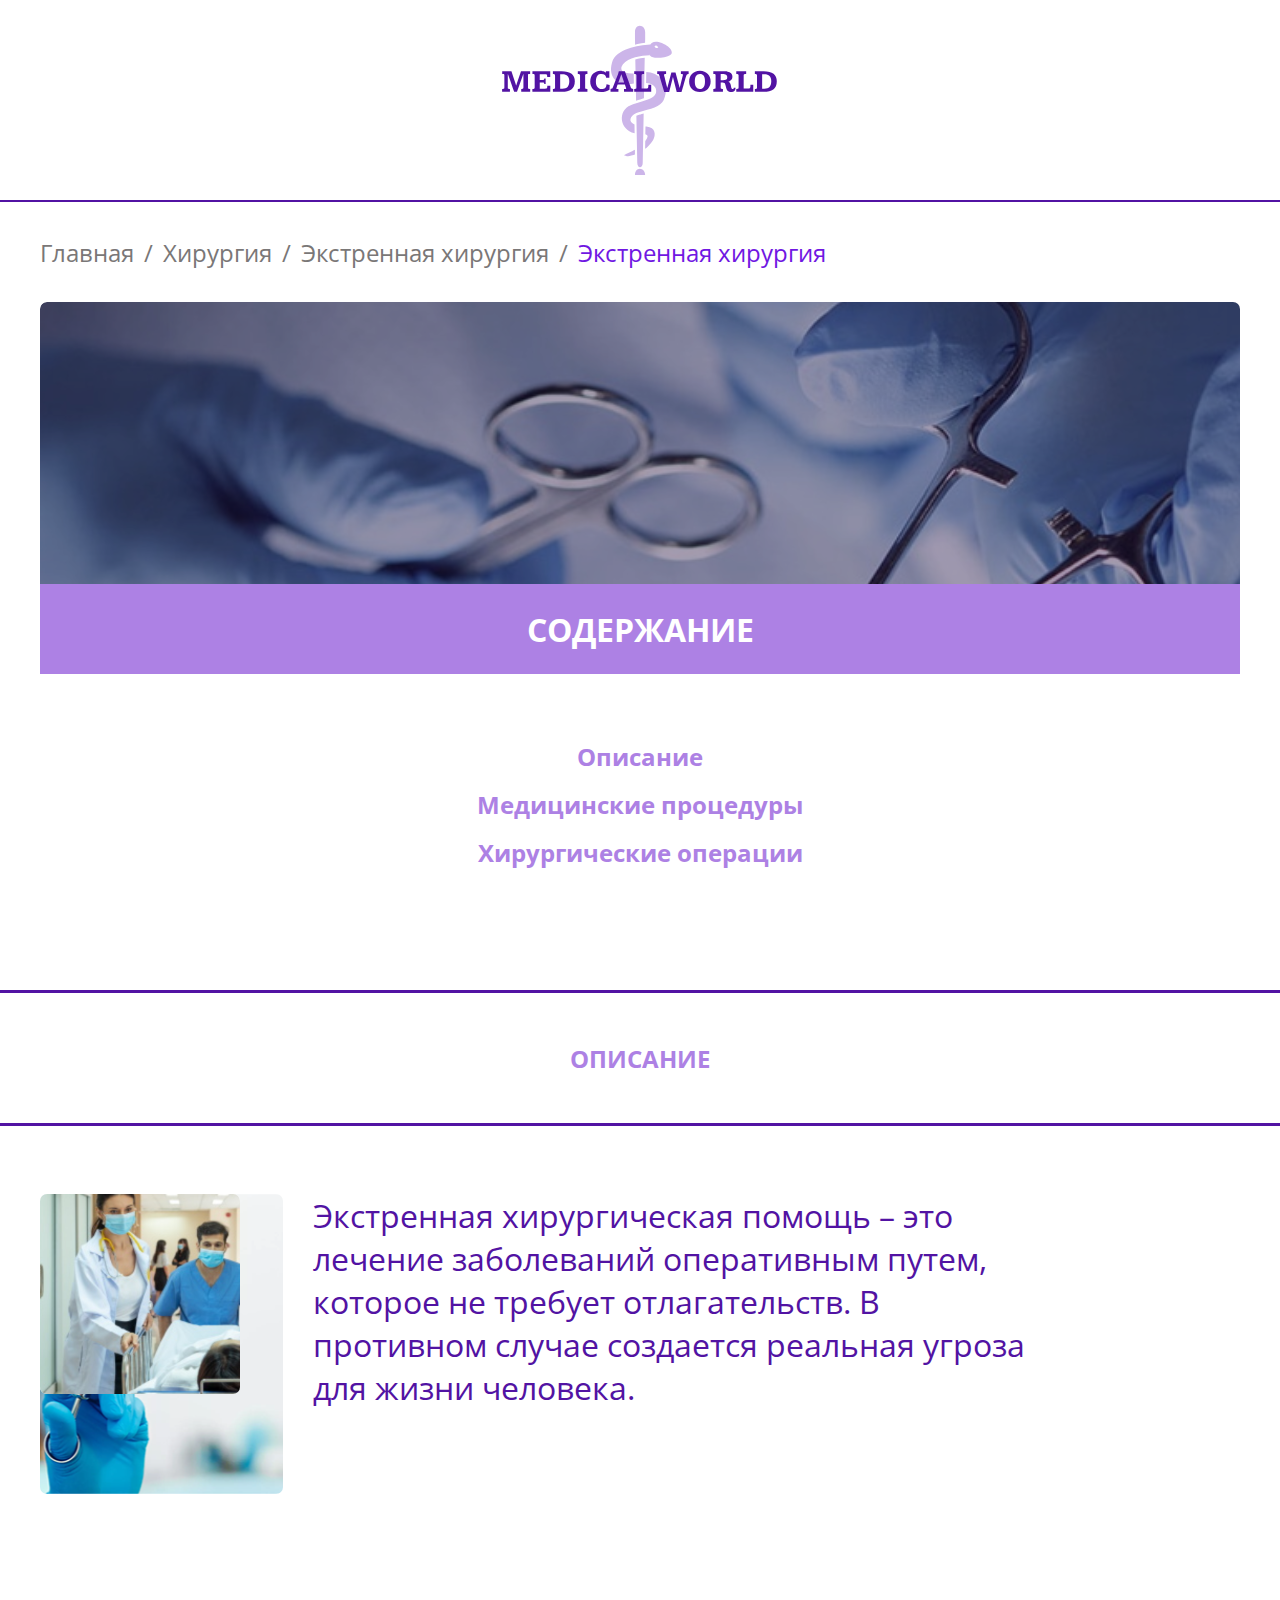
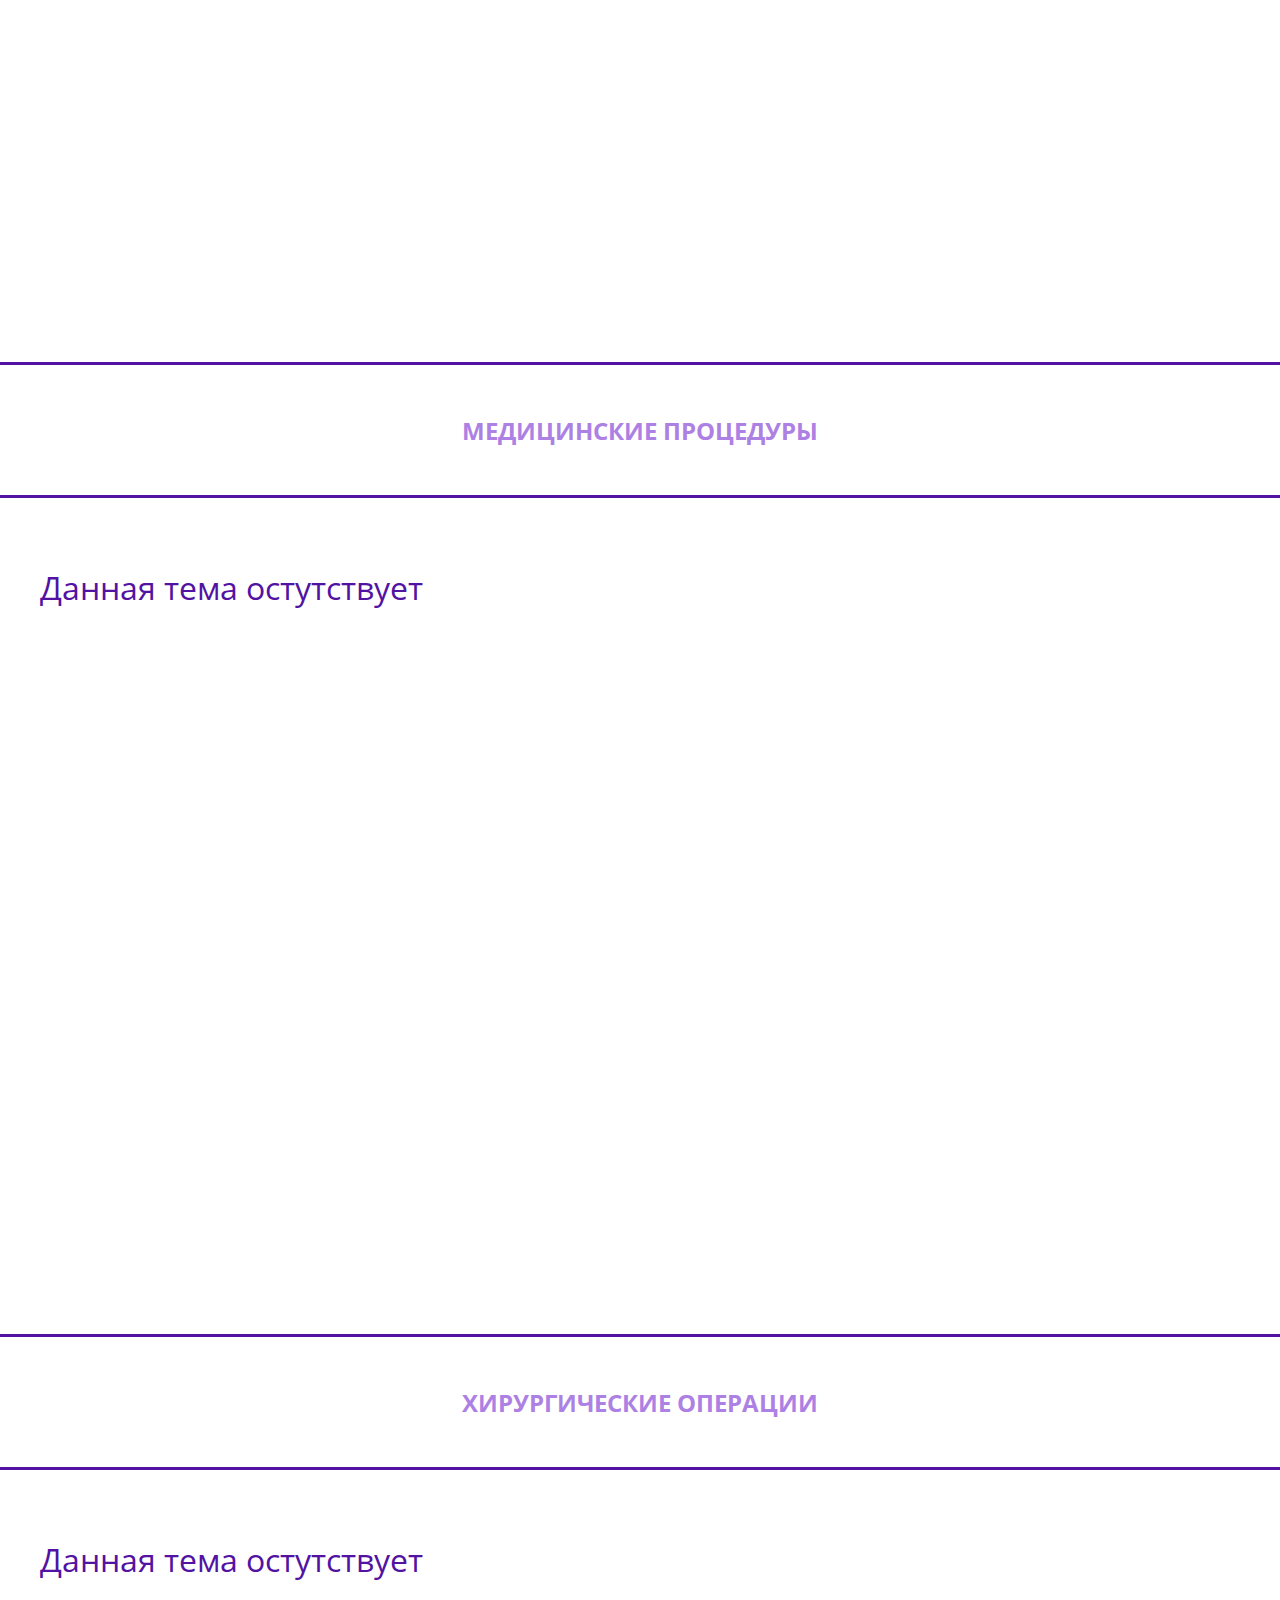
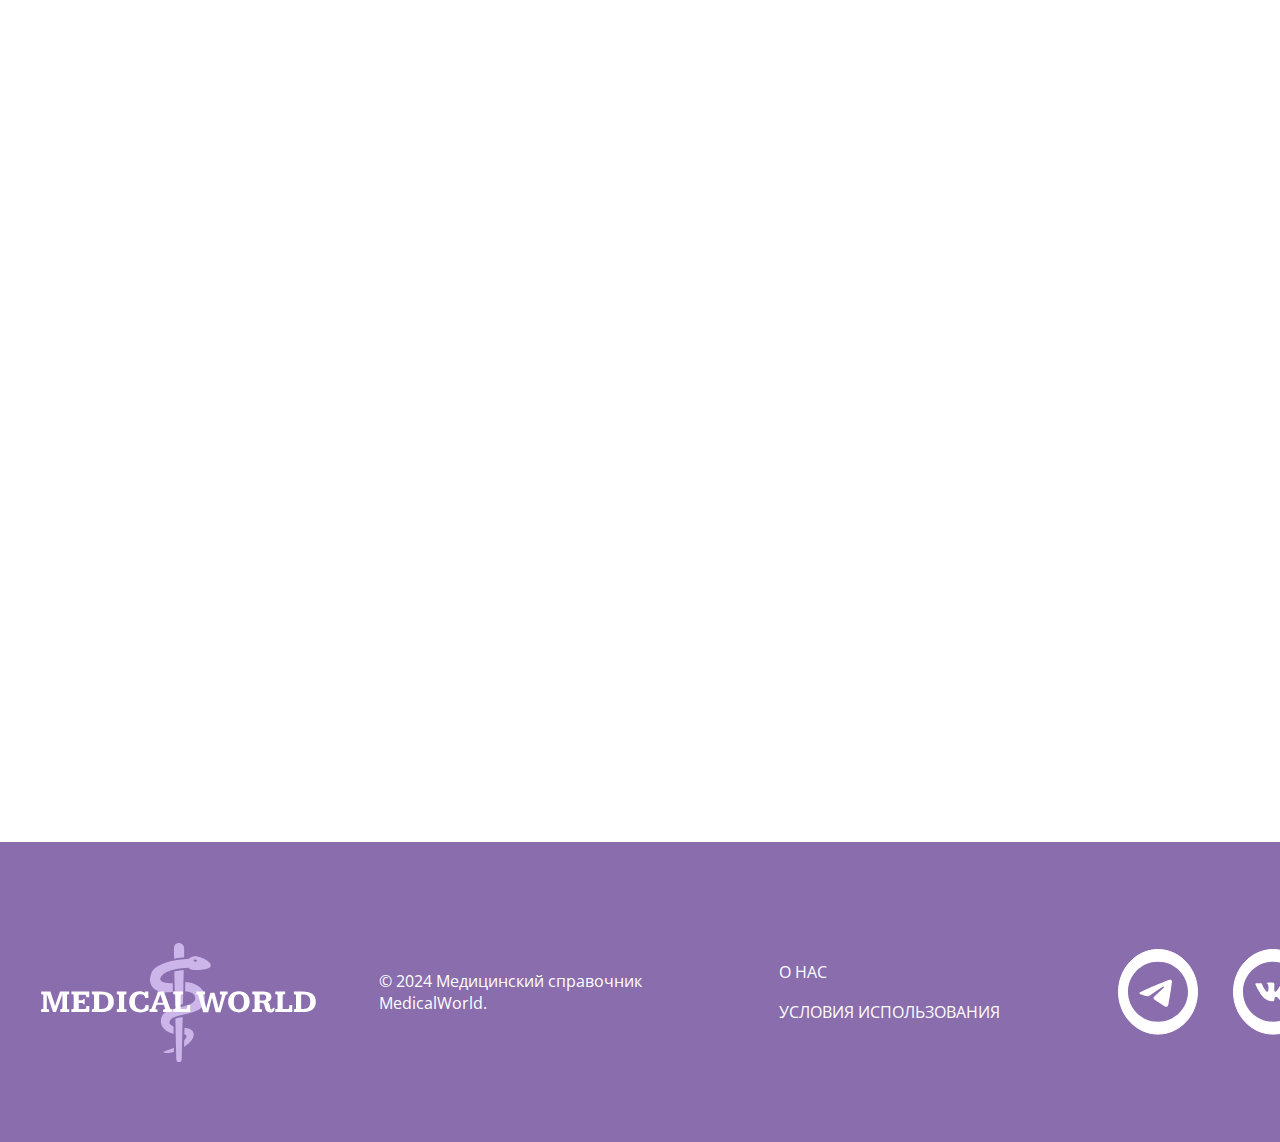
<file: statesurgery/state surgery.html>
<!DOCTYPE html>
<html lang="ru">
<head>
    <meta charset="UTF-8">
    <meta name="viewport" content="width=device-width, initial-scale=1.0">
    <title>MedicalWorld</title>
    <link rel="shortcut icon" href="/img/logomini.svg" />
    <link rel="stylesheet" href="/style.css">
    <meta name="viewport" content="width=device-width">
    <link rel="preconnect" href="https://fonts.googleapis.com">
    <link rel="preconnect" href="https://fonts.gstatic.com" crossorigin>
    <link href="https://fonts.googleapis.com/css2?family=Open+Sans:ital,wght@0,300..800;1,300..800&display=swap" rel="stylesheet">
</head>
<body>

    <div class="wrapper">
        <header class="header">
            <div class="container">
                <div class="header-logo">
                    <a class="header-logo__img-link" href="/index.html">
                        <div class="header-logo__img">

                        </div>
                    </a>
                </div>
            </div>
        </header>

        <div class="wrapper__line">
            <hr size="4" color="#5213A3">
        </div>

        <div class="main">

            <div class="container">
                <div class="main-breadcrumbs">
                    <div class="main-breadcrumbs__link">
                        <div class="main-breadcrumbs__link1">
                            <a href="/index.html" class="kamerong">Главная</a>
                        </div>
                        <div class="main-breadcrumbs__link1-block">
                            
                        </div>
                        <div class="main-breadcrumbs__link1">
                            <p class="kamerong">/</p>
                        </div>
                        <div class="main-breadcrumbs__link1-block">
                            
                        </div>
                        <div class="main-breadcrumbs__link1">
                            <a href="/surgery.html" class="kamerong">Хирургия</a>
                        </div>
                        <div class="main-breadcrumbs__link1-block">
                            
                        </div>
                        <div class="main-breadcrumbs__link1">
                            <p class="kamerong">/</p>
                        </div>
                        <div class="main-breadcrumbs__link1-block">
                            
                        </div>
                        <div class="main-breadcrumbs__link1">
                            <a href="/index.html" class="kamerong">Экстренная хирургия</a>
                        </div>
                        <div class="main-breadcrumbs__link1-block">
                            
                        </div>
                        <div class="main-breadcrumbs__link1">
                            <p class="kamerong">/</p>
                        </div>
                        <div class="main-breadcrumbs__link1-block">
                            
                        </div>
                        <div class="main-breadcrumbs__link1">
                            <a href="" class="kameronf">Экстренная хирургия</a>
                        </div>
                    </div>
                </div>

                <div class="main-slider1">
                    <div class="main-slider__block">
                        <div class="main-slider__block-img2">

                        </div>
                        <div class="main-slider__block-title">
                            <div class="main-slider__block-title1">
                                <p class="kameronw">СОДЕРЖАНИЕ</p>
                            </div>
                        </div>
                    </div>
                </div>

                <div class="main-content-block">
                    <div class="main-content-block-list">
                        <div class="main-content-block-list1">
                            <a href="#link1" class="kameronstate1">Описание</a>
                        </div>

                        <div class="main-content-block-list1">
                            <a href="#link2" class="kameronstate1">Медицинские процедуры</a>
                        </div>

                        <div class="main-content-block-list1">
                            <a href="#link3" class="kameronstate1">Хирургические операции</a>
                        </div>

                    </div>
                </div>

                <div class="block">

                </div>

            </div>

            <div class="wrapper__line">
                <hr size="5" color="#5213A3">
            </div>

            <div class="block-title">
                <div class="block-title1">
                    <p class="kameronstate1" id="link1">ОПИСАНИЕ</p>
                </div>
            </div>

            <div class="wrapper__line">
                <hr size="5" color="#5213A3">
            </div>

            <div class="block">

            </div>

            <div class="container">
                <div class="block-info1">
                    <div class="block-info1-content">
                        <div class="block-info1-content-img2">
                            <img src="/img/state2211.svg" alt="" class="block-info1-content-img">
                        </div>
                        
                        <div class="block-info1-content-text">
                            <p class="kameronstatef">Экстренная хирургическая помощь – это лечение заболеваний оперативным путем, которое не требует отлагательств. В противном случае создается реальная угроза для жизни человека.</p>
                        </div>
                    </div>
                </div>
            </div>
            

            <div class="block">

            </div>

            <div class="wrapper__line">
                <hr size="5" color="#5213A3">
            </div>

            <div class="block-title">
                <div class="block-title1">
                    <p class="kameronstate1" id="link2">МЕДИЦИНСКИЕ ПРОЦЕДУРЫ</p>
                </div>
            </div>

            <div class="wrapper__line">
                <hr size="5" color="#5213A3">
            </div>

            <div class="block">

            </div>

            <div class="container">
                <div class="block-info2">
                    <div class="block-info2-content">
                        
                        <div class="block-info1-content-text2">
                            <p class="kameronstatef">Данная тема остутствует</p>
                        </div>
                    </div>
                </div>
            </div>
            

            <div class="block">

            </div>

            <div class="wrapper__line">
                <hr size="5" color="#5213A3">
            </div>

            <div class="block-title">
                <div class="block-title1">
                    <p class="kameronstate1" id="link3">ХИРУРГИЧЕСКИЕ ОПЕРАЦИИ</p>
                </div>
            </div>

            <div class="wrapper__line">
                <hr size="5" color="#5213A3">
            </div>

            <div class="block">

            </div>

            <div class="container">
                <div class="block-info2">
                    <div class="block-info2-content">
                        
                        <div class="block-info1-content-text2">
                            <p class="kameronstatef">Данная тема остутствует</p>
                        </div>
                    </div>
                </div>
            </div>

            <div class="block">

            </div>


            <div class="block">

            </div>

           


        </div>

        

        <div class="block">

        </div>

        <footer class="footer">
            <div class="container">
                <div class="footer-content">


                    <div class="footer-content__info1">
                        <a href="footer-content__info1-link">
                            <div class="footer-content__info-logo">
                            
                            </div>
                        </a>
                    </div>
                    

                        <div class="footer-content__info">
                            <div class="footer-content__info-title">
                                <div class="footer-content__info-title1">
                                    <div class="footer-content__info-title1-block">
                                        <a href="" class="link-info">
                                            <p class="kameronwf">© 2024 Медицинский справочник MedicalWorld. </p>
                                        </a>
                                    </div>
                                </div>
                                
                            </div>
                        </div>

                        <div class="footer-content__info">
                            <div class="footer-content__info-title">
                                <div class="footer-content__info-title1">
                                    <div class="footer-content__info-title1-block">
                                        <a href="" class="link-info">
                                            <p class="kameronwf">О НАС</p>
                                        </a>
                                    </div>
                                </div>
                                <div class="footer-content__info-title1">
                                    <div class="footer-content__info-title1-block">
                                        <a href="" class="link-info">
                                            <p class="kameronwf">УСЛОВИЯ ИСПОЛЬЗОВАНИЯ</p>
                                        </a>
                                    </div>
                                </div>
                            </div>
                        </div>
                        
                        <div class="footer-content__info">
                            <div class="footer-content__info-link">
                                <div class="footer-content__info-links">
                                    <div class="footer-content__info-links-mini">
                                        <a href="footer-content__info-link">
                                            <div class="footer-content__info-link1">
                                        
                                            </div>
                                        </a>
                                        <a href="footer-content__info-link">
                                            <div class="footer-content__info-link2">
                                            
                                            </div>
                                        </a>
                                    </div>
                                </div>
                            </div>
                        </div>

                        

                </div>
            </div>
        </footer>
    </div>
    
</body>
</html>
</file>
<file: style.css>
/*--обнуление--*/
* {
    padding: 0px;
    margin: 0px;
    border: none;
}

html{
    scroll-behavior: smooth;
}

a{
    cursor: pointer;
    text-decoration: none;
}

.block{
    height: 68px;
}


.block-title{
    height: 130px;
    display: flex;
    justify-content: center;
    align-items: center;
}

.block0{
    width: 15px;
}

.block1{
    height: 20px;
}


.kameron{
    font-family: "Open Sans", sans-serif;
    font-size: 24px;
    color: #5213A3;
}

.kameronf{
    font-family: "Open Sans", sans-serif;
    font-size: 24px;
    color: #7017E2;
}

.kamerong{
    font-family: "Open Sans", sans-serif;
    font-size: 24px;
    color: #7A7777;
}


.kameronstatef{
    font-family: "Open Sans", sans-serif;
    font-size: 32px;
    color: #5213A3;
}

.kameronwf{
    font-family: "Open Sans", sans-serif;
    font-size: 16px;
    color: #FFFFFF;
}

.kameronw{
    font-family: "Open Sans", sans-serif;
    font-size: 32px;
    font-weight: 700;
    color: #ffffff;
}

.kameronlist{
    font-family: "Open Sans", sans-serif;
    font-size: 32px;
    font-weight: 700;
    color: #5213A3;
}

.kameronlistm{
    font-family: "Open Sans", sans-serif;
    font-size: 20px;
    color: #5213A3;
}

.kameronstate1{
    font-family: "Open Sans", sans-serif;
    font-size: 24px;
    font-weight: 700;
    color: #AD81E4;
}

.aptkameron1{
    font-family: "Open Sans", sans-serif;
    font-size: 30px;
    color: #172500;
    font-weight: 600;
}

.aptkameron2{
    font-family: "Open Sans", sans-serif;
    font-size: 36px;
    color: #172500;
    font-weight: 700;
}

.aptkameron3{
    font-family: "Open Sans", sans-serif;
    font-size: 24px;
    color: #172500;
}

.aptkameron3:hover{
    font-family: "Open Sans", sans-serif;
    font-size: 24px;
    color: #AD81E4;
}

.aptkameron4{
    font-family: "Open Sans", sans-serif;
    font-size: 26px;
    color: #172500;
    font-weight: 700;
}

.aptkameron5{
    font-family: "Open Sans", sans-serif;
    font-size: 16px;
    color: #C4C4C4;
    font-weight: 400;
    text-decoration: line-through;
}

.aptkameron6{
    font-family: "Open Sans", sans-serif;
    font-size: 16px;
    color: #172500;
    font-weight: 700;
}

.aptkameron6-basket{
    font-family: "Open Sans", sans-serif;
    font-size: 20px;
    color: #172500;
    font-weight: 700;
}

.aptkameron7{
    font-family: "Open Sans", sans-serif;
    font-size: 16px;
    color: #896DAD;
    font-weight: 700;
}

.status-basket{
    font-size: 14px;
}

.kamerongrey{
    font-family: "Open Sans", sans-serif;
    font-size: 16px;
    color: #C4C4C4;
    font-weight: 600;
}

.kamerongrey1{
    font-family: "Open Sans", sans-serif;
    font-size: 24px;
    color: #C4C4C4;
    font-weight: 600;
}

.kamerongrey1:hover{
    font-family: "Open Sans", sans-serif;
    font-size: 24px;
    color: #896DAD;
    font-weight: 600;
}

.kameronviolet{
    font-family: "Open Sans", sans-serif;
    font-size: 16px;
    color: #8D74C2;
    font-weight: 600;
}

.kameronblack1{
    font-family: "Open Sans", sans-serif;
    font-size: 20px;
    color: #172500;
    font-weight: 600;
}

.kameronblack2{
    font-family: "Open Sans", sans-serif;
    font-size: 26px;
    color: #172500;
    font-weight: 700;
}

/*--основное--*/
.wrapper{
    display: flex;
    min-height: 100%;
    overflow: hidden;
    flex-direction: column;
}

/*--контентная часть--*/
.container{
    max-width: 1600px;
    margin: 0px auto;
    padding: 0px 10px;
}

/*--брейкпоинты--*/
@media (max-width: 1600px){
    .container{
        max-width: 1400px;
    }

}

@media (max-width: 1400px){
    .container{
        max-width: 1200px;
    }
    
}

@media (max-width: 1200px){
    .container{
        max-width: 992px;
    }
}

@media (max-width: 992px){
    .container{
        max-width: 768px;
    }
}

@media (max-width: 768px){
    .container{
        max-width: 576px;
    }
}

@media (max-width: 576px){
    .container{
        max-width: 360px;
    }
}

/*--header 1600--*/
.header-logo{
    height: 200px;
    display: flex;
    align-items: center;
    justify-content: center;
}
.header-logo__img{
    width: 278px;
    height: 150px;
    background-image: url(/img/Group\ 481.svg);
}

/*--header apteka 1600--*/
.header-apteka{
    height: 200px;
    display: flex;
    flex-direction: row;
    justify-content: space-between;
    align-items: center;
}

.header-apteka-logo{
    width: 220px;
    height: 110px;
}

.header-apteka-search{
    width: 660px;
    height: 45px;
    border-radius: 24px;
    border: 2px solid #CCB5E9;
}

.header-apteka-search-form{
    height: 45px;
    display: flex;
    justify-content: space-between;
    align-items: center;
    padding: 0px 5px 0px 5px;
}

.header-apteka-search-form-input{
    width: 500px;
    height: 38px;
    border-radius: 24px;
    border: none;
    outline: none;
}

.header-apteka-search-form-button{
    width: 130px;
    height: 40px;
    border-radius: 20px;
    background-color: #896DAD;
    font-family: "Open Sans", sans-serif;
    font-size: 18px;
    color: #FFFFFF;
    cursor: pointer;
}

.header-apteka-info{
    width: 200px;
    height: 60px;
    display: flex;
    flex-direction: row;
    justify-content: space-between;
    align-items: center;
}


.header-apteka-info1-link-basket{
    margin-bottom: 5px;

}

.header-apteka-info1{
    display: flex;
    flex-direction: column;
    align-items: center;
}

/*--брейкпоинты--*/

/*--footer 1600--*/
.footer{
    height: 300px;
    background-color: #896DAD;
}
.footer-content{
    height: 300px;
    display: flex;
    flex-direction: row;
    justify-content: space-between;
    align-items: center;
}

.footer-content__info1{
    width: 278px;
    height: 200px;
    display: flex;
    align-items: center;
    margin-top: 20px;
}

.footer-content__info-logo{
    width: 278px;
    height: 119px;
    background-image: url(/img/footerlogo.svg);
}


.footer-content__info{
    width: 400px;
    height: 200px;
}

.footer-content__info-title{
    display: flex;
    align-items: center;
    justify-content: center;
    flex-direction: column;
    width: 400px;
    height: 200px;
}

.footer-content__info-title1{
    width: 278px;
    height: 40px;
    display: flex;
    align-items: center;
}

.footer-content__info-link{
    display: flex;
    justify-content: center;
    align-items: center;
}

.footer-content__info-links{
    width: 278px;
    height: 200px;
    display: flex;
    justify-content: space-between;
    align-items: center;
}

.footer-content__info-links-mini{
    width: 195px;
    height: 200px;
    display: flex;
    justify-content: space-between;
    align-items: center;
}

.footer-content__info-link1{
    width: 80px;
    height: 86px;
    background-image: url(/img/tg.svg);
}

.footer-content__info-link2{
    width: 80px;
    height: 86px;
    background-image: url(/img/vk.svg);
}
/*--брейкпоинты--*/

@media (max-width: 1200px){
    .container{
        max-width: 992px;
    }

    .footer{
        height: 800px;
    }

    .footer-content{
        height: 700px;
        flex-direction: column;
        justify-content: space-around;
        align-items: center;
    }
}

@media (max-width: 768px){
    .container{
        max-width: 576px;
    }

    .footer{
        height: 900px;
    }

    .footer-content{
        height: 700px;
        flex-direction: column;
        justify-content: space-around;
        align-items: center;
    }
}


/*--главная 1600--*/
.main-title{
    height: 100px;
    display: flex;
    justify-content: center;
    align-items: center;
}

.main-section{
    height: 1150px;
    display: flex;
    justify-content: center;
}

.main-section-container{
    display: flex;
    flex-direction: column;
    width: 1275px;
}

.main-section__main-section-block{
    width: 1275px;
    height: 260px;
    border-radius: 7px;
}

.main-section__main-section1-img{
    width: 1275px;
    height: 260px;
    background-image: url(/img/img1.svg);
    border-radius: 7px;
    transition: 1s;
}

.main-section__main-section1-img:hover{
    filter: opacity(80%);
}

.main-section__main-section2-img{
    width: 1275px;
    height: 260px;
    background-image: url(/img/img2.svg);
    border-radius: 7px;
    transition: 1s;
}

.main-section__main-section2-img:hover{
    filter: opacity(80%);
}


.main-section__main-section3-img{
    width: 1275px;
    height: 260px;
    background-image: url(/img/img3.svg);
    border-radius: 7px;
    transition: 1s;
}

.main-section__main-section3-img:hover{
    filter: opacity(80%);
}

.main-section__main-section4-img{
    width: 1275px;
    height: 260px;
    background-image: url(/img/img4.svg);
    border-radius: 7px;
    transition: 1s;
}

.main-section__main-section4-img:hover{
    filter: opacity(80%);
}

/*--брейкпоинты--*/


@media (max-width: 1400px){
    .container{
        max-width: 1200px;
    }

    .main-section__main-section1-img{
        width: 1000px;
        background-image: url(/img/img11.svg);
    }

    .main-section__main-section2-img{
        width: 1000px;
        background-image: url(/img/img22.svg);
    }

    .main-section__main-section3-img{
        width: 1000px;
        background-image: url(/img/img33.svg);
    }

    .main-section__main-section4-img{
        width: 1000px;
        background-image: url(/img/img44.svg);
    }

    .main-section-container{
        width: 1000px;
    }
}


@media (max-width: 1200px){
    .container{
        max-width: 992px;
    }

    .main-section__main-section1-img{
        width: 740px;
        background-image: url(/img/img111.svg);
    }

    .main-section__main-section2-img{
        width: 740px;
        background-image: url(/img/img222.svg);
    }

    .main-section__main-section3-img{
        width: 740px;
        background-image: url(/img/img333.svg);
    }

    .main-section__main-section4-img{
        width: 740px;
        background-image: url(/img/img444.svg);
    }

    .main-section-container{
        width: 740px;
    }
}

@media (max-width: 992px){
    .container{
        max-width: 768px;
    }

    .main-section__main-section1-img{
        width: 340px;
        background-image: url(/img/img1111.svg);
    }

    .main-section__main-section2-img{
        width: 340px;
        background-image: url(/img/img2222.svg);
    }

    .main-section__main-section3-img{
        width: 340px;
        background-image: url(/img/img3333.svg);
    }

    .main-section__main-section4-img{
        width: 340px;
        background-image: url(/img/img4444.svg);
    }

    .main-section-container{
        width: 340px;
    }

    .kameron{
        font-size: 18px;
    }
}



/*--заболевания 1600--*/
.main-breadcrumbs{
    height: 100px;
    display: flex;
    align-items: center;
}

.main-breadcrumbs__link{
    display: flex;
}

.main-breadcrumbs__link1-block{
    width: 10px;
}

.main-slider{
    height: 542px;
}

.main-slider__block{
    display: flex;
    flex-direction: column;
}

.main-slider__block-img{
    height: 452px;
    background-image: url(/img/slider1.svg);
    border-radius: 7px 7px 0px 0px; 
}

.main-slider__block-title{
    height: 90px;
    display: flex;
    align-items: center;
    justify-content: center;
    background-color: #AD81E4;
}

.main-category-block{
    height: 2000px;
}

.main-category-block1{
    width: 550px;
    height: 100px;
    display: flex;
    flex-direction: column;
    align-items: center;
}

.main-category-block-section{
    height: 2000px;
    display: flex;
    flex-direction: row;
    justify-content: space-between;
}

.main-category-block1__details details > summary{
    list-style: none;
}

.summary{
    display: flex;
    align-items: center;
    justify-content: space-between;
}

.main-category-block1__details-list{
    display: flex;
    margin-top: 25px;
    margin-bottom: 30px;
}

/*--брейкпоинты--*/
@media (max-width: 1200px){
    .container{
        max-width: 992px;
    }

    .main-category-block{
        height: 3300px;
    }

    .main-category-block-section{
        height: 1600px;
        display: flex;
        flex-direction: column;
        justify-content: space-between;
    }
}


/*--хирургия 1600--*/
.main-slider__block-img11{
    height: 452px;
    background-image: url(/img/slider2.svg);
    border-radius: 7px 7px 0px 0px; 
}

.main-category-block22{
    height: 2000px;
}

.main-category-block-section1{
    height: 2000px;
    display: flex;
    flex-direction: row;
    justify-content: space-between;
}

/*--брейкпоинты--*/
@media (max-width: 1200px){
    .container{
        max-width: 992px;
    }

    .main-category-block22{
        height: 1400px;
    }

    .main-category-block-section1{
        height: 700px;
        display: flex;
        flex-direction: column;
        justify-content: space-between;
    }
}




/*--препараты 1600--*/
.main-slider__block-img22{
    height: 452px;
    background-image: url(/img/slider3.svg);
    border-radius: 7px 7px 0px 0px; 
}

.main-category-block33{
    height: 2000px;
}

.main-category-block-section33{
    height: 2000px;
    display: flex;
    flex-direction: row;
    justify-content: space-between;
}

/*--брейкпоинты--*/

@media (max-width: 1200px){
    .container{
        max-width: 992px;
    }

    .main-category-block33{
        height: 3000px;
    }

    .main-category-block-section33{
        height: 1600px;
        display: flex;
        flex-direction: column;
        justify-content: space-between;
    }
}



/*--статья заболевания 1600--*/
.main-slider1{
    height: 400px;
}

.main-slider__block-img1{
    height: 282px;
    background-image: url(/img/state1.svg);
    border-radius: 7px 7px 0px 0px; 
}

.main-content-block{
    height: 220px;
    width: 1600px;
    display: flex;
    justify-content: center;
}

.main-category-block-section2{
    height: 2000px;
    display: flex;
    flex-direction: row;
    justify-content: space-between;
}

.main-content-block-list{
    width: 700px;
    display: flex;
    justify-content: center;
    align-items: center;
    flex-direction: column;
}

.main-content-block-list1{
    margin-bottom: 15px;
}

.block-info1{
    height: 700px;
}

.block-info2{
    height: 700px;
}

.block-info1-content{
    display: flex;
    justify-content: space-between;
}

.block-info1-content-img{
    width: 300px;
    height: 300px;
    border-radius: 7px;
    background-image: url(/img/stateimg.png);
    background-size: cover;
    background-position: center;
    background-repeat: no-repeat;
}

.block-info1-content-text{
    width: 1200px;
    height: 400px;
    margin-left: 30px;
}

.block-info2-content{
    display: flex;
    flex-direction: column;
}

.block-info1-content-title1{
    height: 50px;
    margin-bottom: 30px;
}

.block-info1-content-text2{
    height: 300px;
    margin-bottom: 30px;
}

/*--брейкпоинты--*/

@media (max-width: 1600px){
    .container{
        max-width: 1400px;
    }

    .block-info1{
        width: 1400px;
        height: 410px;
    }

    .main-content-block{
        width: 1400px;
    }

}

@media (max-width: 1400px){
    .container{
        max-width: 1200px;
    }
    
    .block-info1{
        width: 1000px;
        height: 700px;
    }

    .block-info1-content-text{
        width: 900px;
        height: 400px;
        margin-left: 30px;
    }

    .main-content-block{
        width: 1200px;
    }

    .block-info1-content-img{
        width: 200px;
        height: 200px;
    }
}

@media (max-width: 1200px){
    .container{
        max-width: 992px;
    }

    .main-content-block{
        width: 992px;
    }
    .block-info1{
        width: 900px;
        height: 700px;
    }

    .kameronstatef{
        font-size: 26px;
    }

    .block-info1-content-text{
        width: 600px;
    }
}

@media (max-width: 992px){
    .container{
        max-width: 768px;
    }
    .main-content-block{
        width: 768px;
    }
    .block-info1{
        width: 600px;
        height: 700px;
    }

    .block-info1-content-text{
        width: 500px;
    }

    .kameronstatef{
        font-size: 24px;
    }

    .kameronf{
        font-size: 18px;
    }
    
    .kamerong{
        font-size: 18px;
    }
}

@media (max-width: 768px){
    .container{
        max-width: 576px;
    }
    .main-content-block{
        width: 576px;
    }

    .kameronf{
        font-size: 14px;
    }
    
    .kamerong{
        font-size: 14px;
    }

    .kameronstate1{
        font-size: 18px;
    }
}

@media (max-width: 576px){
    .container{
        max-width: 360px;
    }

    .main-content-block{
        width: 360px;
    }

    .block-info1{
        width: 400px;
        height: 700px;
    }

    .block-info1-content-img{
        width: 70px;
        height: 70px;
    }
    .block-info1-content-text{
        width: 300px;
    }

    .kameronstatef{
        font-size: 16px;
    }

    .kameronf{
        font-size: 12px;
    }
    
    .kamerong{
        font-size: 12px;
    }

    .kameronstate1{
        font-size: 12px;
    }

}

/*--статья хирургия 1600--*/
.main-slider__block-img2{
    height: 282px;
    background-image: url(/img/state2.svg);
    border-radius: 7px 7px 0px 0px; 
}

.block-info1-content-img2{
    width: 300px;
    height: 300px;
    border-radius: 7px;
    background-image: url(/img/stateimg2.svg);
    background-size: cover;
    background-position: center;
    background-repeat: no-repeat;
}



/*--статья препараты 1600--*/
.main-slider__block-img3{
    height: 282px;
    background-image: url(/img/state33.svg);
    border-radius: 7px 7px 0px 0px; 
}
.block-info1-content-img3{
    width: 300px;
    height: 300px;
    border-radius: 7px;
    background-image: url(/img/stateimg3.svg);
    background-size: cover;
    background-position: center;
    background-repeat: no-repeat;
}
/*==========АПТЕКА==========*/

.main_apteka-block1{
    height: 60px;
    display: flex;
    align-items: center;
}

.breadcrumbs{
    display: flex;
}

.breadcrumb{
    margin: 0 10px 0 10px;

}

.main_apteka-block2{
    display: flex;
    flex-direction: row;
    justify-content: space-between;
}

.main_apteka-block-category{
    width: 400px;
    height: 500px;
}

.main_apteka-block-category__title{
    height: 40px;
    margin-bottom: 10px;
}

.main_apteka-block-category__list{
    height: 400px;
    margin-bottom: 10px;   
    overflow: scroll;

}

.main_apteka-block-category__list-line{
    margin-bottom: 10px;
}


.main_apteka-block-catalog{
    width: 1100px;
    height: 1200px;
    margin-left: 30px;
}

.main_apteka-block-catalog__region-line{
    display: flex;
    justify-content: space-between;
}

.main_apteka-block-catalog__region-line-item{
    width: 250px;
    height: 463px;
    border-radius: 20px;
    display: flex;
    justify-content: center;
    align-items: center;
    flex-direction: column;
    box-shadow: 0 0 10px rgba(0,0,0,0.5);
    cursor: pointer;
}

.main_apteka-block-catalog__region-line-item:hover{
    width: 250px;
    height: 463px;
    border-radius: 20px;
    display: flex;
    justify-content: center;
    align-items: center;
    flex-direction: column;
    box-shadow: 0 0 10px rgba(0,0,0,0.7);
    cursor: pointer;
}

.main_apteka-block-catalog__region-line-item-logo{
    width: 200px;
    height: 170px;
    margin-bottom: 20px;
    display: flex;
    justify-content: center;

}

.main_apteka-block-catalog__region-line-item-status{
    height: 20px;
    width: 200px;
    margin-bottom: 20px;
    display: flex;
    flex-direction: row;
}

.main_apteka-block-catalog__region-line-item-name{
    width: 200px;
    height: 40px;
    margin-bottom: 20px;
}

.main_apteka-block-catalog__region-line-item-price{
    width: 200px;
    height: 67px;
    margin-bottom: 20px;
}

.main_apteka-block-catalog__region-line-item-button{
    width: 185px;
    height: 40px;
    border-radius: 20px;
    background-color: #896DAD;
    display: flex;
    justify-content: center;
    cursor: pointer;
    margin-bottom: 20px;
}

.item-button{
    width: 185px;
    height: 40px;
    border-radius: 20px;
    background: none;
    font-family: "Open Sans", sans-serif;
    font-size: 16px;
    color: #FFFFFF;
    font-weight: 700;
    cursor: pointer;
}
/*--модальное окно favorites--*/
.modal-fav{
    position: fixed;
    left: 0;
    top: 0;
    width: 100%;
    height: 100vh;
    z-index: 99998;
    background-color: rgb(0, 0, 0, .3);
    display: grid;
    align-items: center;
    justify-content: center;
    overflow-y: auto;
    visibility: hidden;
    opacity: 0;
    transition: opacity .4s, visibility .4s;
}

.modal-box-fav{
    width: 1500px;
    height: 900px;
    padding: 45px;
    z-index: 1;
    background-color: white;
    border-radius: 20px;
    box-shadow: 0px 0px 17px -7px rgba(34,60,80,0.2);
}

.modal-fav.open{
    visibility: visible;
    opacity: 1;
}

.main-apteka-favorites{
    width: 1400px;
    height: 800px;
    overflow: scroll;
    padding: 20px 20px
}

.main-apteka-favorites-line{
    width: 1200px;
    display: flex;
    flex-direction: row;
    justify-content: space-between;
}
/*--модальное окно--*/
.modal{
    position: fixed;
    left: 0;
    top: 0;
    width: 100%;
    height: 100vh;
    z-index: 99998;
    background-color: rgb(0, 0, 0, .3);
    display: grid;
    align-items: center;
    justify-content: center;
    overflow-y: auto;
    visibility: hidden;
    opacity: 0;
    transition: opacity .4s, visibility .4s;
}

.modal-box{
    width: 1500px;
    height: 900px;
    padding: 45px;
    z-index: 1;
    background-color: white;
    border-radius: 20px;
    box-shadow: 0px 0px 17px -7px rgba(34,60,80,0.2);
}

.modal.open{
    visibility: visible;
    opacity: 1;
}


.madal-close-btn{
    background: none;
}

/*--модальное окно--*/
.modal-form{
    position: fixed;
    left: 0;
    top: 0;
    width: 100%;
    height: 100vh;
    z-index: 99999;
    background-color: rgb(0, 0, 0, .3);
    display: grid;
    align-items: center;
    justify-content: center;
    overflow-y: auto;
    visibility: hidden;
    opacity: 0;
    transition: opacity .4s, visibility .4s;
}

.modal-box-form{
    width: 600px;
    height: 900px;
    padding: 45px;
    z-index: 1;
    background-color: white;
    border-radius: 20px;
    box-shadow: 0px 0px 17px -7px rgba(34,60,80,0.2);
}

.modal-form.open{
    visibility: visible;
    opacity: 1;
}


.madal-close-btn{
    background: none;
}


.main-apteka-form1{
    display: flex;
    flex-direction: column;
    margin-bottom: 100px;
}

.main-apteka-form2{
    width: 600px;
    display: flex;
    justify-content: center;
}

.form-input{
    width: 500px;
    height: 50px;
    border: solid 1px #896DAD;
    margin-bottom: 20px;
    margin-top: 20px;
}







/*--favorites--*/
.main_apteka-block-fav{
    height: 1000px;
    display: flex;
    flex-direction: row;
    justify-content: space-between;
}

.main_apteka-block-favorites-title{
    display: flex;
    justify-content: center;
    margin-bottom: 200px;
}

/*--product--*/


.main_apteka-block-prod{
    height: 600px;
    display: flex;
    flex-direction: row;
    justify-content: space-between;
}

.main_apteka-block-prod-container{
    height: 500px;
    width: 1600px;
    display: flex;
    flex-direction: row;
    justify-content: space-between;
    align-items: center;
    box-shadow: 0 0 10px rgba(0,0,0,0.2);
    border-radius: 20px;
}

.main_apteka-block-prod-container-block1{
    width: 400px;
    height: 300px;
    display: flex;
    justify-content: center;
    align-items: center;
}

.main_apteka-block-prod-container-block2{
    width: 200px;
    height: 300px;
}

.main_apteka-block-prod-container-block2-title{
    margin-bottom: 30px;
}

.main_apteka-block-prod-container-block3{
    width: 160px;
    height: 300px;
}

.main_apteka-block-prod-container-block4{
    width: 260px;
    height: 300px;
}

.main_apteka-block-catalog__title1{
    display: flex;
    flex-direction: row;
    align-items: center;
}

.icon-book{
    margin-left: 10px;
}

.main_apteka-block-more{
    height: 700px;
    width: 1200px;
    display: flex;
    flex-direction: row;
    justify-content: space-between;
    margin-left: auto;
    margin-right: auto;
}

/*--basket--*/
.main_apteka-block-basket{
    height: 1000px;
}

.main_apteka-block-basket-products{
    display: flex;
    flex-direction: row;
}

.main_apteka-block-basket-products-left{
    width: 1100px;
    height: 600px;
    display: flex;
    flex-direction: column;
    overflow: scroll;

}


.main_apteka-block-basket-products-block1{
    width: 800px;
    height: 300px;
    border: 1px solid #7348ac;
    display: flex;
    flex-direction: row;
    justify-content: space-around;
    align-items: center;
    margin-bottom: 20px;
}

.main_apteka-block-basket-products-block1-counter{
    display: flex;
    flex-direction: row;
    align-items: center;
    width: 30px;
    height: 20px;
}

.countertitle{
    width: 20px;
}
.countertitle22{
    font-family: "Open Sans", sans-serif;
    font-size: 18px;
    color: #7017E2;
    font-weight: 700;
}

input::-webkit-inner-spin-button, 
input::-webkit-outer-spin-button {
  -webkit-appearance: none; /* Нет больше спиннеров. */
}


.main_apteka-block-basket-products-block2{
    width: 360px;
    height: 585px;
    box-shadow: 0 0 10px rgba(0,0,0,0.2);
    border-radius: 20px;
    margin-left: 200px;
    padding: 40px 20px 10px 20px;
}

.main_apteka-block-basket-products-block2-line{
    margin-bottom: 40px;
    margin-top: 10px;
    display: flex;
    flex-direction: row;
    justify-content: space-between;
}

.main_apteka-block-basket-products-block2-button{
    width: 335px;
    display: flex;
    justify-content: center;
    align-items: center;
    flex-direction: column;
    margin-top: 300px;
}
</file>
